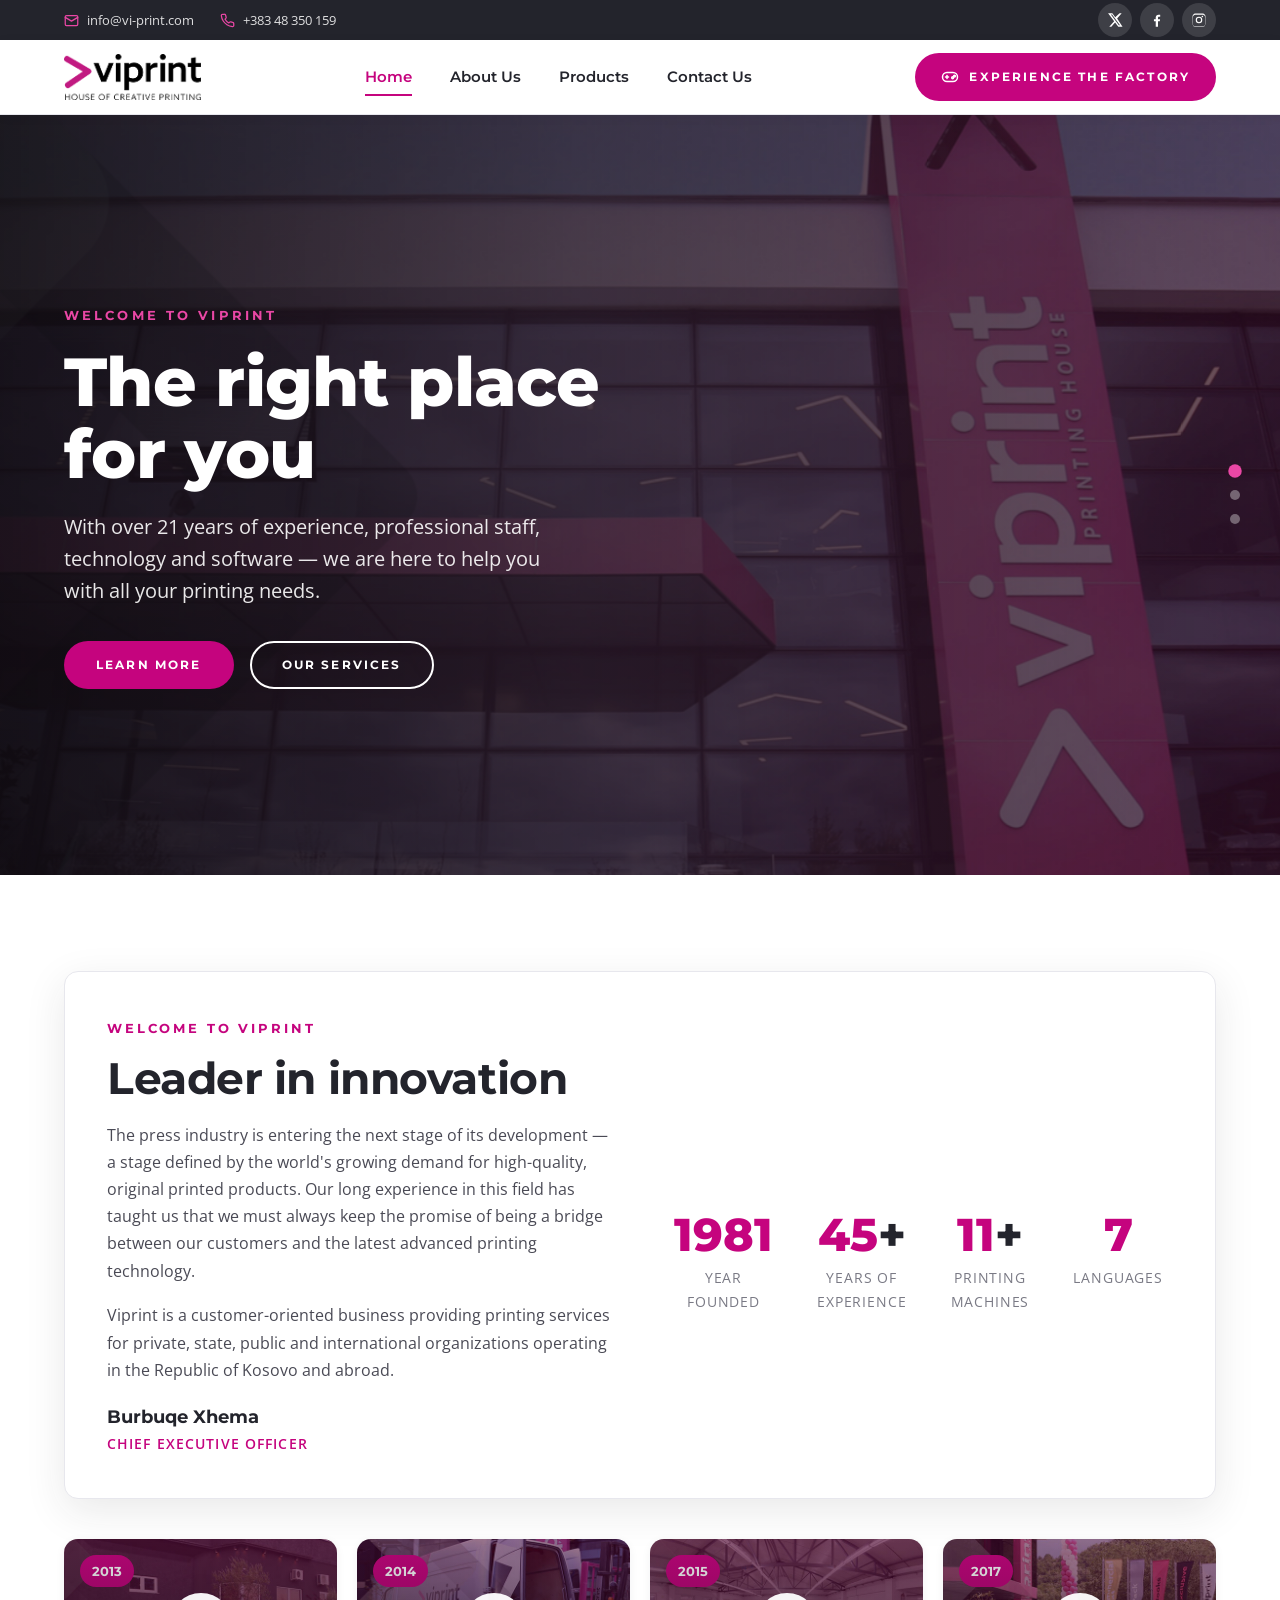
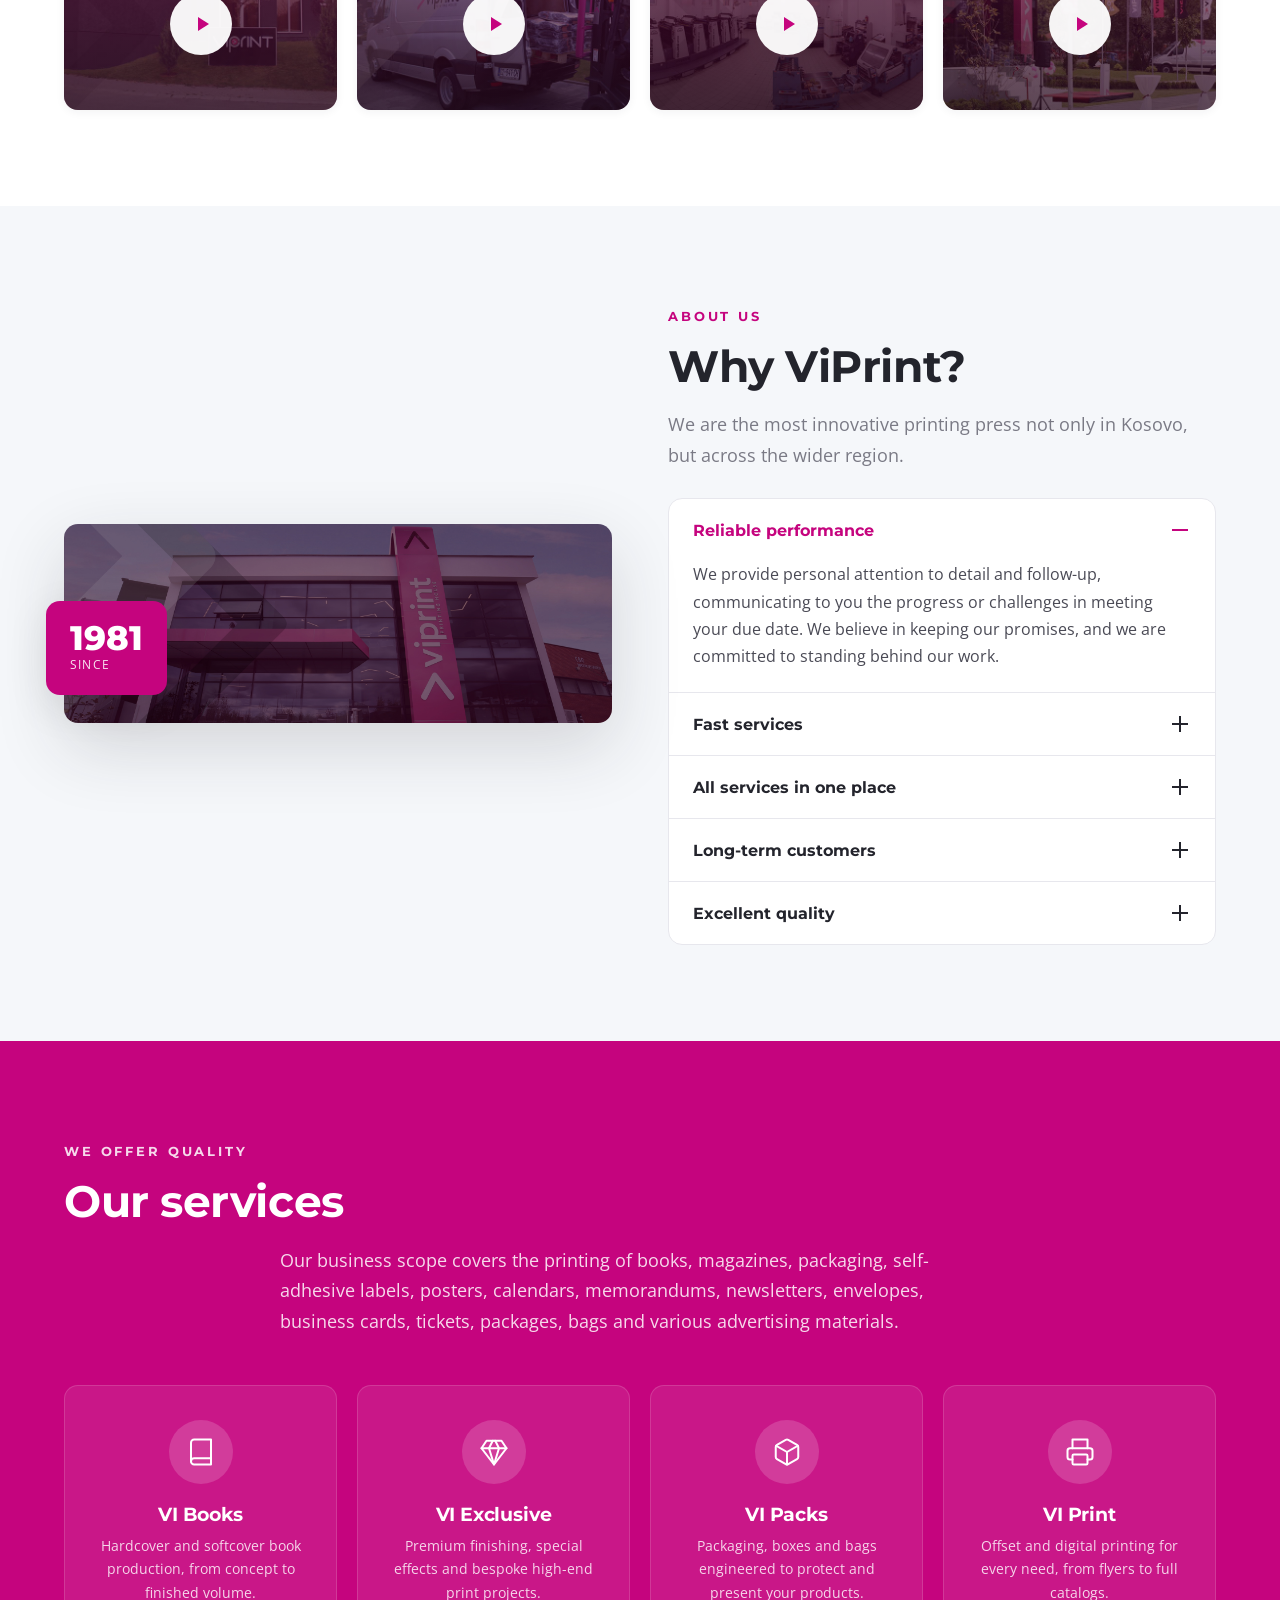
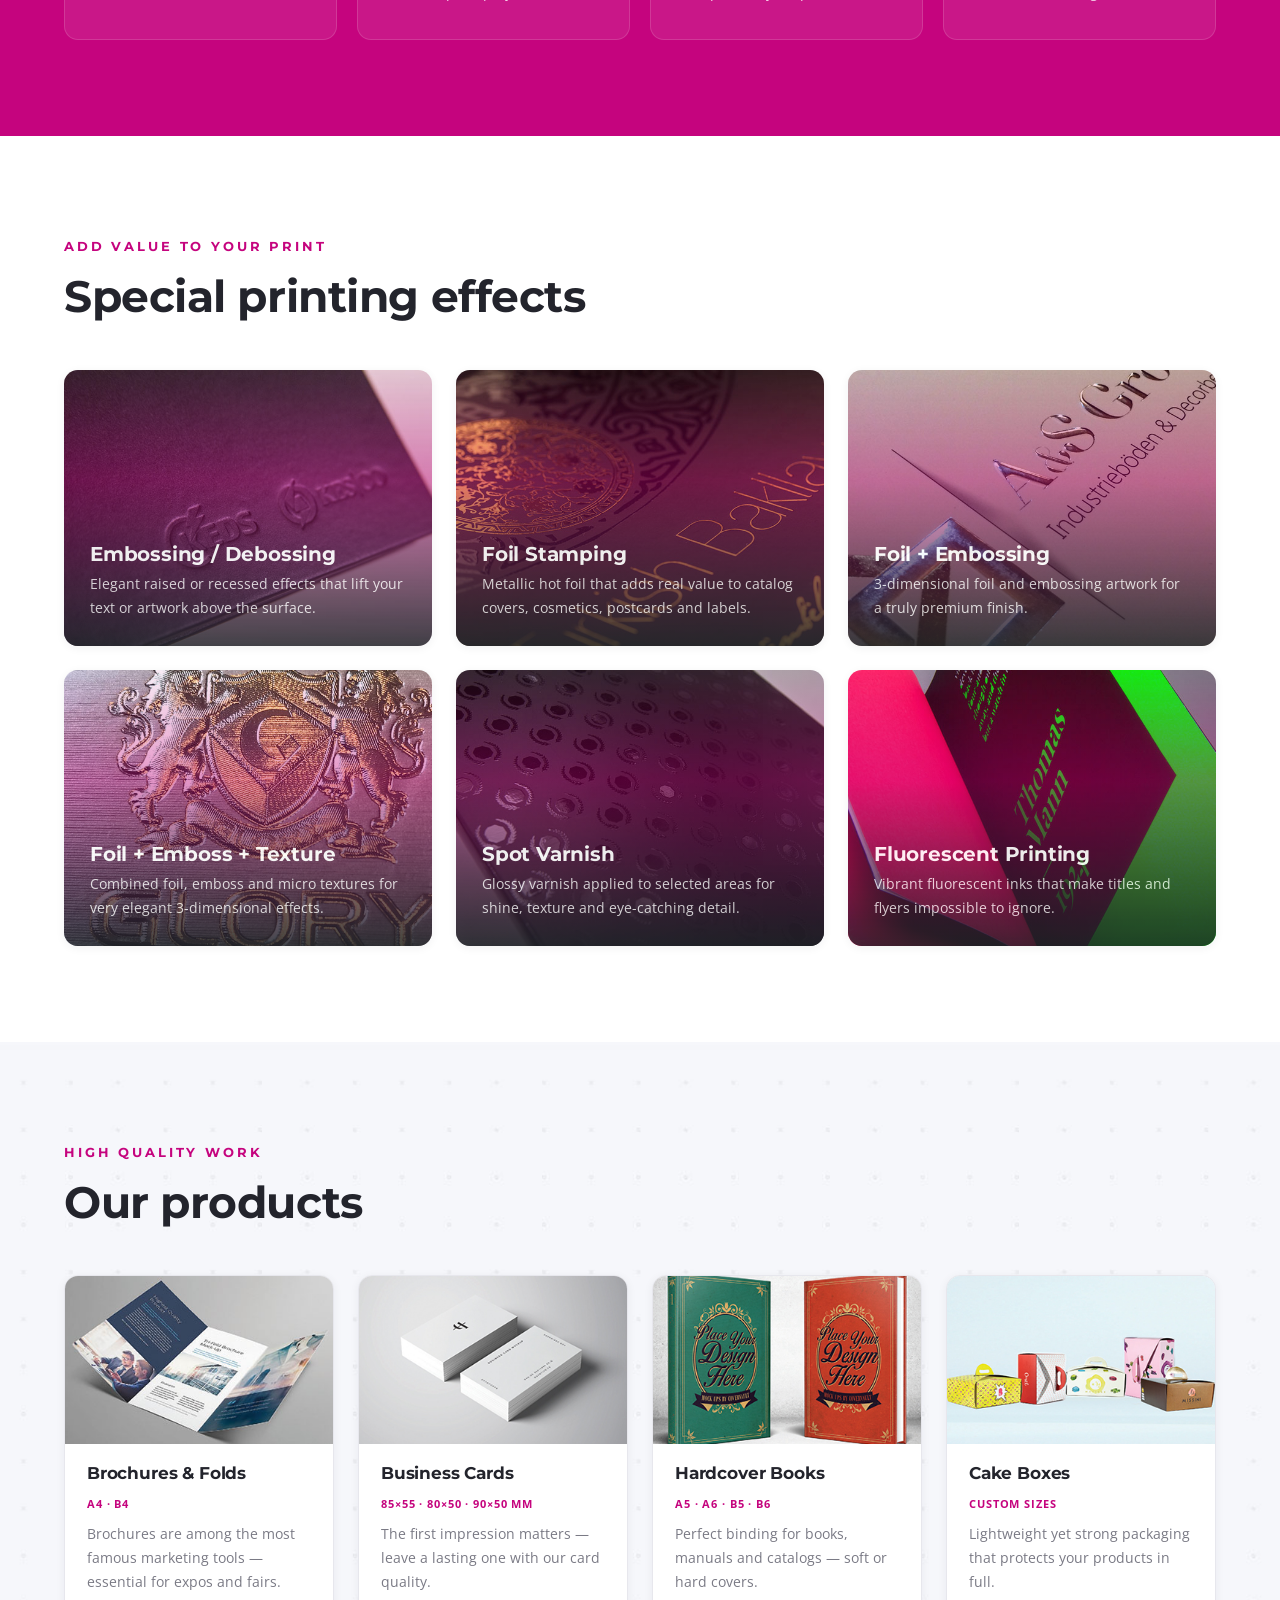
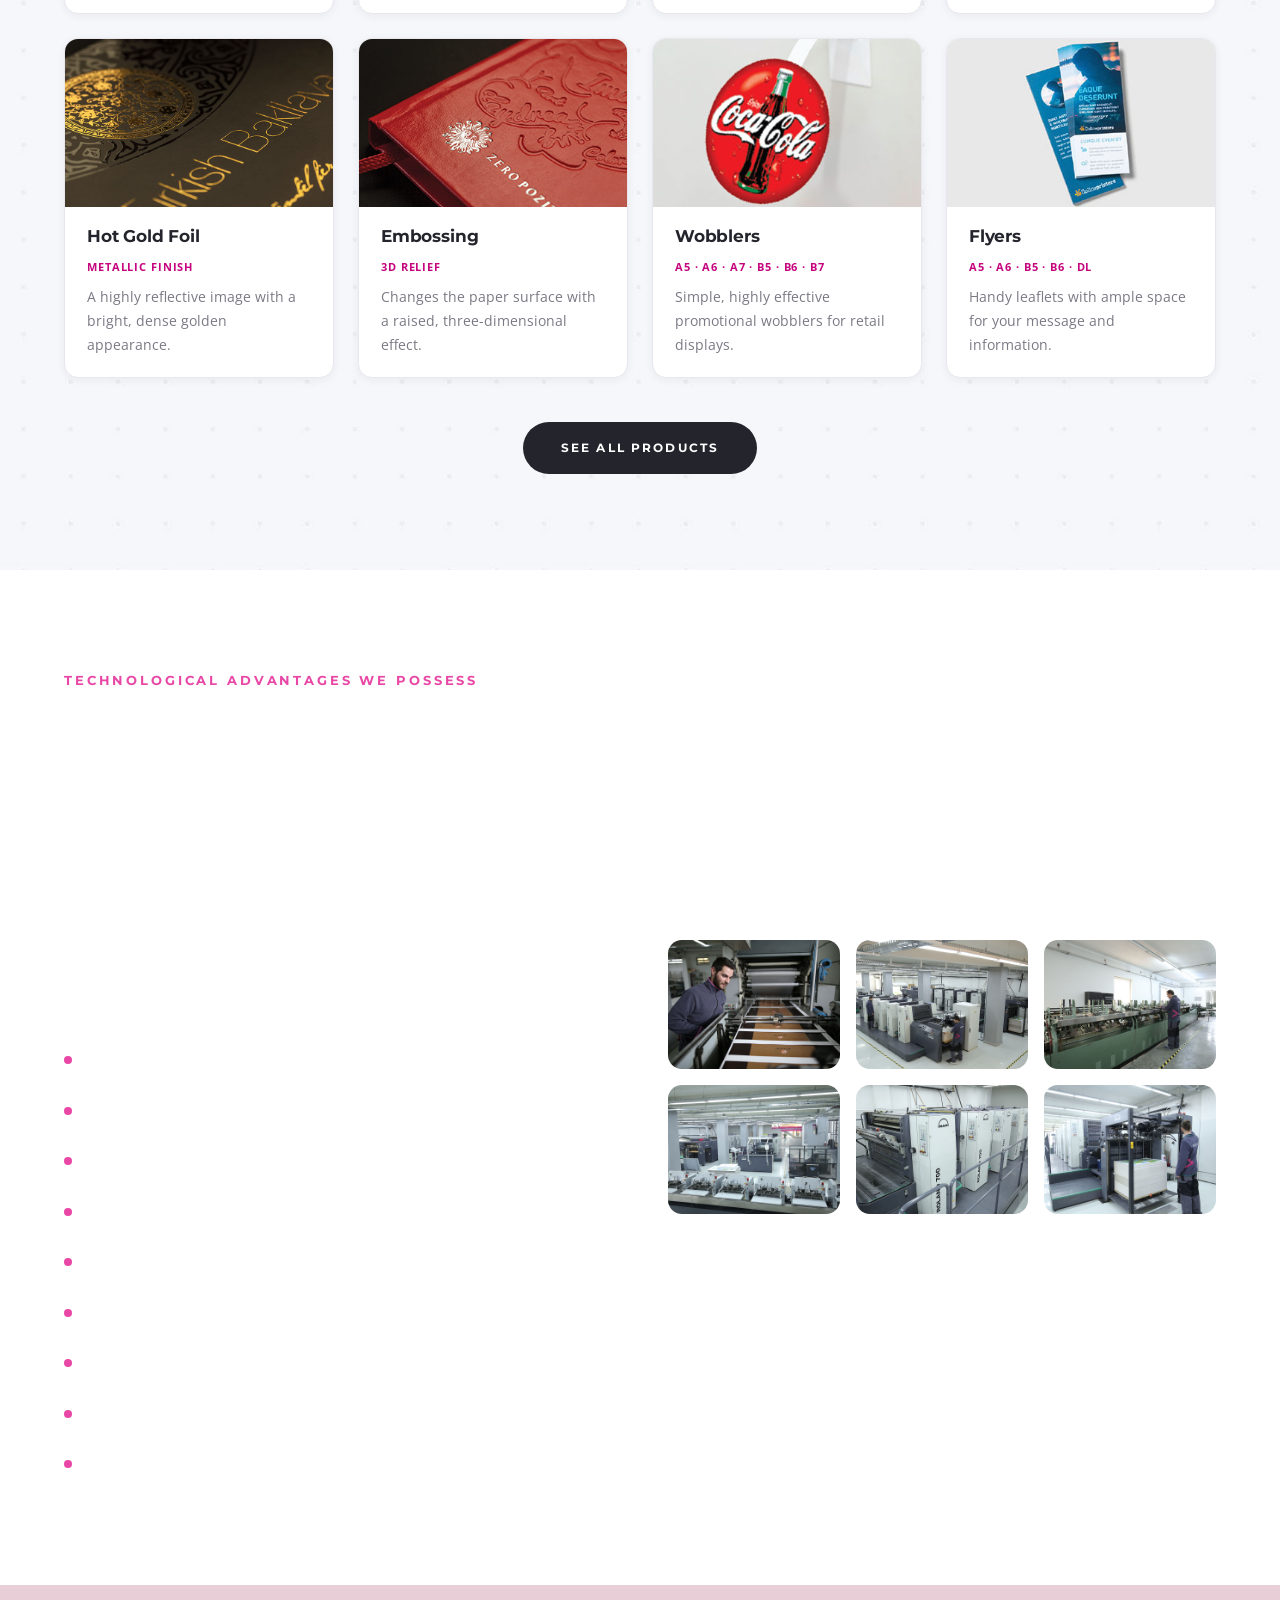
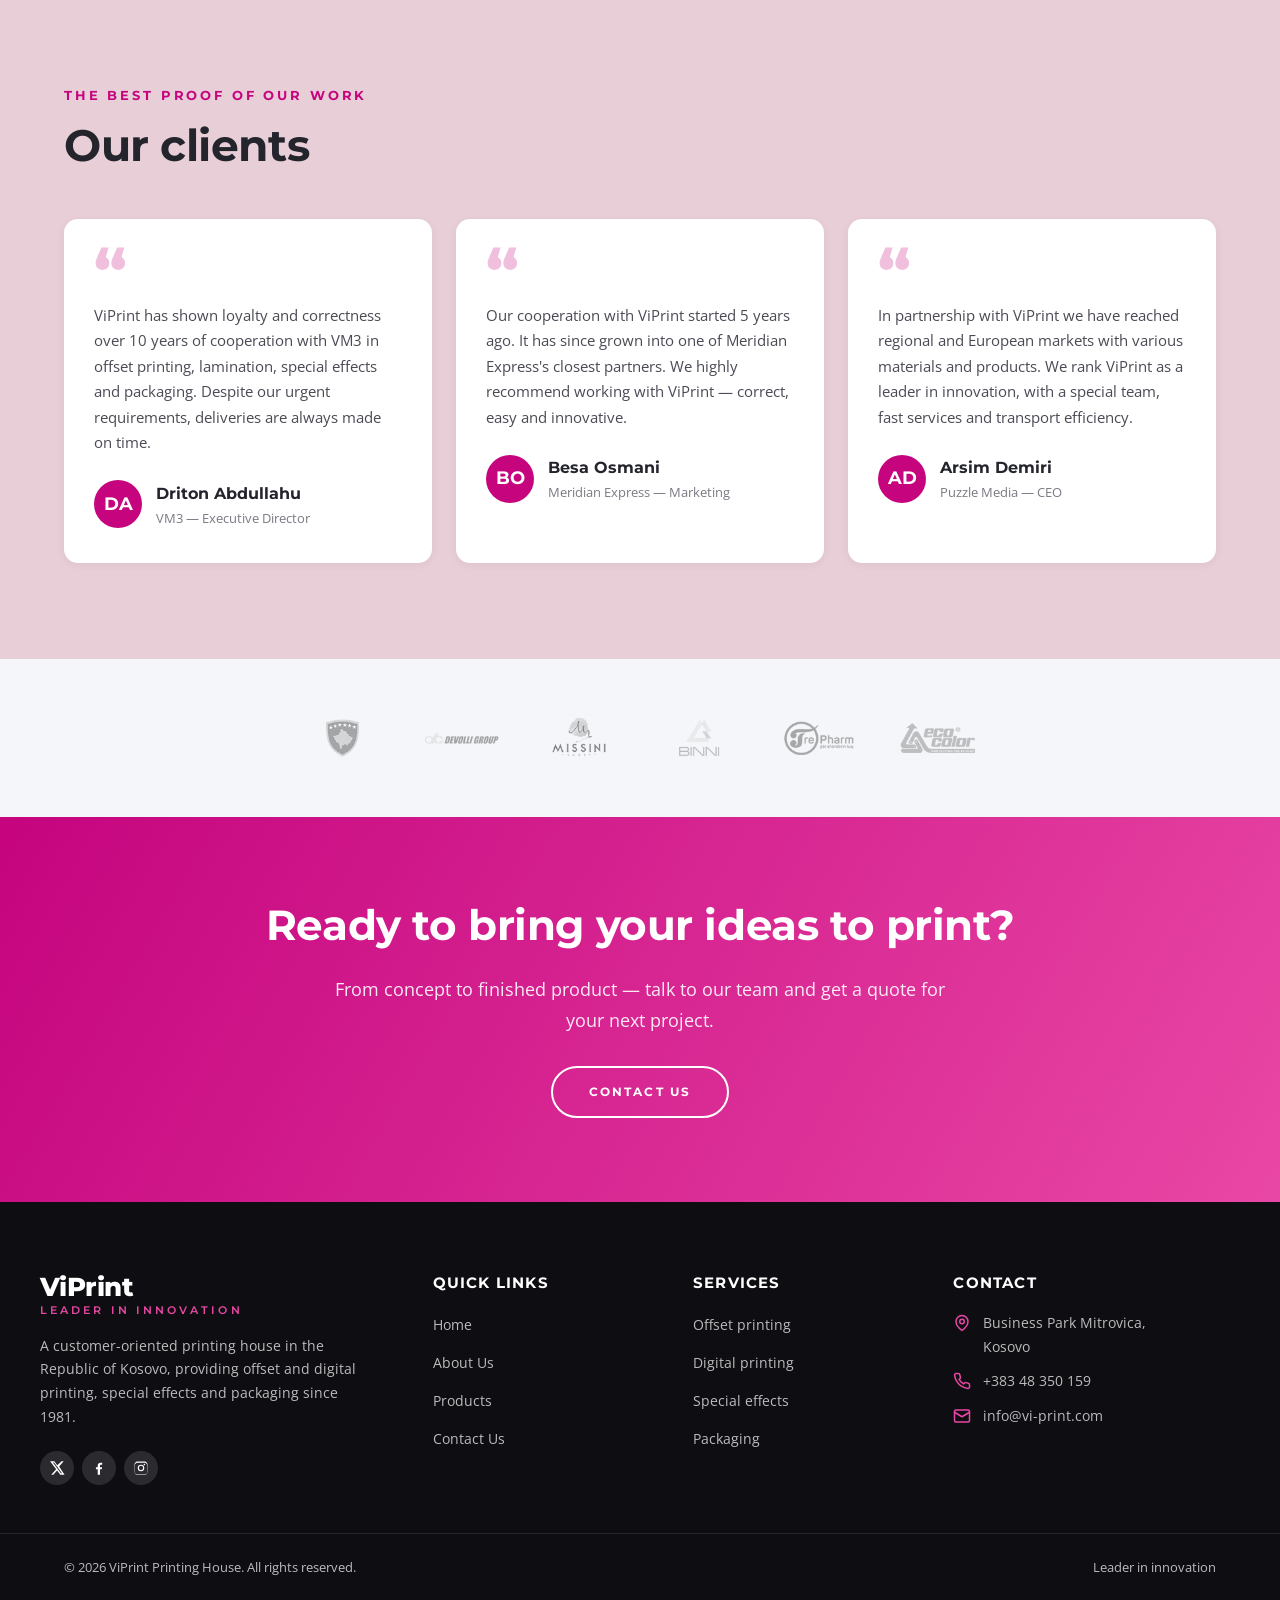
<file: index.html>
<!DOCTYPE html>
<html lang="en">
<head>
  <meta charset="UTF-8" />
  <meta name="viewport" content="width=device-width, initial-scale=1.0" />
  <title>ViPrint — Leader in Innovation | Printing House in Kosovo</title>
  <meta name="description" content="ViPrint is the leading printing house in Kosovo and the region — offset printing, digital printing, special effects, packaging and more since 1981." />
  <link rel="preconnect" href="https://fonts.googleapis.com" />
  <link rel="preconnect" href="https://fonts.gstatic.com" crossorigin />
  <link href="https://fonts.googleapis.com/css2?family=Montserrat:wght@500;600;700;800&family=Open+Sans:wght@400;600;700&display=swap" rel="stylesheet" />
  <link rel="stylesheet" href="css/style.css" />
</head>
<body>

  <!-- ============================ HEADER ============================ -->
  <header class="site-header">
    <div class="topbar">
      <div class="container topbar-inner">
        <div class="topbar-contact">
          <a href="mailto:info@vi-print.com">
            <svg viewBox="0 0 24 24" fill="none" stroke-width="2" stroke-linecap="round" stroke-linejoin="round"><rect x="2" y="4" width="20" height="16" rx="2"/><path d="m22 7-10 6L2 7"/></svg>
            <span class="hide-sm">info@vi-print.com</span>
          </a>
          <a href="tel:+38348350159">
            <svg viewBox="0 0 24 24" fill="none" stroke-width="2" stroke-linecap="round" stroke-linejoin="round"><path d="M22 16.92v3a2 2 0 0 1-2.18 2 19.79 19.79 0 0 1-8.63-3.07 19.5 19.5 0 0 1-6-6 19.79 19.79 0 0 1-3.07-8.67A2 2 0 0 1 4.11 2h3a2 2 0 0 1 2 1.72 12.84 12.84 0 0 0 .7 2.81 2 2 0 0 1-.45 2.11L8.09 9.91a16 16 0 0 0 6 6l1.27-1.27a2 2 0 0 1 2.11-.45 12.84 12.84 0 0 0 2.81.7A2 2 0 0 1 22 16.92z"/></svg>
            <span class="hide-sm">+383 48 350 159</span>
          </a>
        </div>
        <div class="social topbar-social">
          <a href="https://twitter.com/viprintks" target="_blank" rel="noopener" aria-label="Twitter"><svg viewBox="0 0 24 24"><path d="M18.9 2H22l-6.8 7.8L23.3 22h-6.3l-4.9-6.4L6.5 22H3.4l7.3-8.3L1.6 2h6.4l4.4 5.9L18.9 2zm-1.1 18h1.7L7.6 3.9H5.8L17.8 20z"/></svg></a>
          <a href="https://web.facebook.com/viprintks/" target="_blank" rel="noopener" aria-label="Facebook"><svg viewBox="0 0 24 24"><path d="M13.5 22v-8h2.7l.4-3.2h-3.1V8.7c0-.9.3-1.6 1.6-1.6h1.7V4.2c-.3 0-1.3-.1-2.5-.1-2.5 0-4.2 1.5-4.2 4.3v2.4H7.4V14h2.7v8h3.4z"/></svg></a>
          <a href="https://www.instagram.com/viprintks/" target="_blank" rel="noopener" aria-label="Instagram"><svg viewBox="0 0 24 24"><path d="M12 2.2c3.2 0 3.6 0 4.8.1 1.2.1 1.8.2 2.2.4.6.2 1 .5 1.4.9.4.4.7.8.9 1.4.2.4.4 1 .4 2.2.1 1.2.1 1.6.1 4.8s0 3.6-.1 4.8c-.1 1.2-.2 1.8-.4 2.2-.2.6-.5 1-.9 1.4-.4.4-.8.7-1.4.9-.4.2-1 .4-2.2.4-1.2.1-1.6.1-4.8.1s-3.6 0-4.8-.1c-1.2-.1-1.8-.2-2.2-.4-.6-.2-1-.5-1.4-.9-.4-.4-.7-.8-.9-1.4-.2-.4-.4-1-.4-2.2C2.2 15.6 2.2 15.2 2.2 12s0-3.6.1-4.8c.1-1.2.2-1.8.4-2.2.2-.6.5-1 .9-1.4.4-.4.8-.7 1.4-.9.4-.2 1-.4 2.2-.4C8.4 2.2 8.8 2.2 12 2.2zm0 1.8c-3.1 0-3.5 0-4.7.1-1.1.1-1.7.2-2.1.4-.5.2-.9.4-1.2.8-.4.4-.6.7-.8 1.2-.2.4-.3 1-.4 2.1-.1 1.2-.1 1.6-.1 4.7s0 3.5.1 4.7c.1 1.1.2 1.7.4 2.1.2.5.4.9.8 1.2.4.4.7.6 1.2.8.4.2 1 .3 2.1.4 1.2.1 1.6.1 4.7.1s3.5 0 4.7-.1c1.1-.1 1.7-.2 2.1-.4.5-.2.9-.4 1.2-.8.4-.4.6-.7.8-1.2.2-.4.3-1 .4-2.1.1-1.2.1-1.6.1-4.7s0-3.5-.1-4.7c-.1-1.1-.2-1.7-.4-2.1-.2-.5-.4-.9-.8-1.2-.4-.4-.7-.6-1.2-.8-.4-.2-1-.3-2.1-.4-1.2-.1-1.6-.1-4.7-.1zm0 3.1a4.9 4.9 0 1 1 0 9.8 4.9 4.9 0 0 1 0-9.8zm0 8.1a3.2 3.2 0 1 0 0-6.4 3.2 3.2 0 0 0 0 6.4zm6.2-8.3a1.1 1.1 0 1 1-2.3 0 1.1 1.1 0 0 1 2.3 0z"/></svg></a>
        </div>
      </div>
    </div>
    <div class="mainbar">
      <div class="container mainbar-inner">
        <a class="brand" href="index.html"><img src="assets/Logo_Black-1.png" alt="ViPrint — Leader in innovation" /></a>
        <nav class="nav" id="nav">
          <a href="index.html">Home</a>
          <a href="about.html">About Us</a>
          <a href="products.html">Products</a>
          <a href="contact.html">Contact Us</a>
        </nav>
        <a href="game.html" class="btn btn-primary header-cta" target="_blank" rel="noopener"><svg viewBox="0 0 24 24" fill="none" stroke="currentColor" stroke-width="2" stroke-linecap="round" stroke-linejoin="round" width="18" height="18" aria-hidden="true"><line x1="6" y1="12" x2="10" y2="12"/><line x1="8" y1="10" x2="8" y2="14"/><circle cx="15.5" cy="13" r="1.2"/><circle cx="18" cy="10.8" r="1.2"/><rect x="2" y="6" width="20" height="12" rx="6"/></svg> Experience The Factory</a>
        <button class="nav-toggle" id="navToggle" aria-label="Menu"><span></span><span></span><span></span></button>
      </div>
    </div>
  </header>

  <!-- ============================ HERO ============================ -->
  <section class="hero" aria-label="Hero">
    <div class="hero-slide active">
      <div class="bg" style="background-image:url('assets/slide-1.jpg')"></div>
      <div class="container hero-content">
        <div class="hero-inner">
          <span class="kicker">Welcome to ViPrint</span>
          <h1 class="hero-title">The right place for you</h1>
          <p class="hero-sub">With over 21 years of experience, professional staff, technology and software — we are here to help you with all your printing needs.</p>
          <div class="hero-actions">
            <a href="about.html" class="btn btn-primary">Learn more</a>
            <a href="about.html#services" class="btn btn-outline">Our services</a>
          </div>
        </div>
      </div>
    </div>
    <div class="hero-slide">
      <div class="bg" style="background-image:url('assets/slide-2.jpg')"></div>
      <div class="container hero-content">
        <div class="hero-inner">
          <span class="kicker">Printing services</span>
          <h1 class="hero-title">All printing services</h1>
          <p class="hero-sub">We specialize in offset printing and digital printing services that cover every one of your needs.</p>
          <div class="hero-actions">
            <a href="about.html" class="btn btn-primary">Learn more</a>
            <a href="about.html#machinery" class="btn btn-outline">Machinery</a>
          </div>
        </div>
      </div>
    </div>
    <div class="hero-slide">
      <div class="bg" style="background-image:url('assets/slide-3.jpg')"></div>
      <div class="container hero-content">
        <div class="hero-inner">
          <span class="kicker">Special effects</span>
          <h1 class="hero-title">Special printing effects</h1>
          <p class="hero-sub">Make sure your business cards, flyers and all other office supplies have the professional look you need for success.</p>
          <div class="hero-actions">
            <a href="products.html" class="btn btn-primary">Learn more</a>
            <a href="products.html" class="btn btn-outline">Our products</a>
          </div>
        </div>
      </div>
    </div>
    <div class="hero-dots" role="tablist" aria-label="Slides"></div>
  </section>

  <!-- ============================ INTRO / WELCOME ============================ -->
  <section class="section">
    <div class="container">
      <div class="intro-card reveal">
        <div class="split" style="gap:48px">
          <div>
            <span class="eyebrow">Welcome to ViPrint</span>
            <h2 class="section-title">Leader in innovation</h2>
            <p>The press industry is entering the next stage of its development — a stage defined by the world's growing demand for high-quality, original printed products. Our long experience in this field has taught us that we must always keep the promise of being a bridge between our customers and the latest advanced printing technology.</p>
            <p>Viprint is a customer-oriented business providing printing services for private, state, public and international organizations operating in the Republic of Kosovo and abroad.</p>
            <div class="ceo">
              <div class="name">Burbuqe Xhema</div>
              <div class="role">Chief Executive Officer</div>
            </div>
          </div>
          <div>
            <div class="stats">
              <div class="stat">
                <div class="num">1981</div>
                <div class="label">Year founded</div>
              </div>
              <div class="stat">
                <div class="num">45<span class="suffix">+</span></div>
                <div class="label">Years of experience</div>
              </div>
              <div class="stat">
                <div class="num">11<span class="suffix">+</span></div>
                <div class="label">Printing machines</div>
              </div>
              <div class="stat">
                <div class="num">7</div>
                <div class="label">Languages</div>
              </div>
            </div>
          </div>
        </div>
      </div>

      <div class="video-grid">
        <a class="video-card reveal" href="https://www.youtube.com/embed/PHViWbYY6yo" target="_blank" rel="noopener">
          <span class="year">2013</span>
          <img src="assets/video-cover-2013.jpg" alt="ViPrint 2013 showreel" />
          <span class="play"><span><svg viewBox="0 0 24 24"><path d="M8 5v14l11-7z"/></svg></span></span>
        </a>
        <a class="video-card reveal" data-delay="1" href="https://www.youtube.com/embed/uRYM4wLp5lc" target="_blank" rel="noopener">
          <span class="year">2014</span>
          <img src="assets/video-cover-2014.jpg" alt="ViPrint 2014 showreel" />
          <span class="play"><span><svg viewBox="0 0 24 24"><path d="M8 5v14l11-7z"/></svg></span></span>
        </a>
        <a class="video-card reveal" data-delay="2" href="https://www.youtube.com/embed/Z9H-w3YmGgg" target="_blank" rel="noopener">
          <span class="year">2015</span>
          <img src="assets/video-cover-2015.jpg" alt="ViPrint 2015 showreel" />
          <span class="play"><span><svg viewBox="0 0 24 24"><path d="M8 5v14l11-7z"/></svg></span></span>
        </a>
        <a class="video-card reveal" data-delay="3" href="https://www.youtube.com/embed/pUhN_nI8fGs" target="_blank" rel="noopener">
          <span class="year">2017</span>
          <img src="assets/video-cover-2017.jpg" alt="ViPrint 2017 showreel" />
          <span class="play"><span><svg viewBox="0 0 24 24"><path d="M8 5v14l11-7z"/></svg></span></span>
        </a>
      </div>
    </div>
  </section>

  <!-- ============================ ABOUT TEASER ============================ -->
  <section class="section section--tinted">
    <div class="container">
      <div class="split">
        <div class="split-media reveal">
          <img src="assets/slide-1.jpg" alt="ViPrint printing press" />
          <div class="badge">
            <div class="big">1981</div>
            <div class="small">Since</div>
          </div>
        </div>
        <div class="reveal" data-delay="1">
          <span class="eyebrow">About us</span>
          <h2 class="section-title">Why ViPrint?</h2>
          <p class="section-lead" style="margin-bottom:28px">We are the most innovative printing press not only in Kosovo, but across the wider region.</p>
          <div class="accordion">
            <div class="acc-item">
              <button class="acc-head" type="button">Reliable performance<span class="acc-icon"></span></button>
              <div class="acc-body"><div class="acc-body-inner"><p>We provide personal attention to detail and follow-up, communicating to you the progress or challenges in meeting your due date. We believe in keeping our promises, and we are committed to standing behind our work.</p></div></div>
            </div>
            <div class="acc-item">
              <button class="acc-head" type="button">Fast services<span class="acc-icon"></span></button>
              <div class="acc-body"><div class="acc-body-inner"><p>Realizing how important deadlines are to our customers, we never take on jobs unless we are sure we can complete them on time. We value your time, and offer your business the convenience of pickup and delivery.</p></div></div>
            </div>
            <div class="acc-item">
              <button class="acc-head" type="button">All services in one place<span class="acc-icon"></span></button>
              <div class="acc-body"><div class="acc-body-inner"><p>Would you like to deal with just one printing house that meets all your needs? From filming, printing, lamination and die cutting to special effects and much more — you'll find every service at ViPrint.</p></div></div>
            </div>
            <div class="acc-item">
              <button class="acc-head" type="button">Long-term customers<span class="acc-icon"></span></button>
              <div class="acc-body"><div class="acc-body-inner"><p>ViPrint is intended to serve as your long-term partner — supporting and meeting your needs through a wide range of products designed specifically for you.</p></div></div>
            </div>
            <div class="acc-item">
              <button class="acc-head" type="button">Excellent quality<span class="acc-icon"></span></button>
              <div class="acc-body"><div class="acc-body-inner"><p>From simple one- or two-color jobs to high-end full-color commercial offset printing, our quality is exceptional. We have the knowledge and experience to complete your projects correctly — the first time.</p></div></div>
            </div>
          </div>
        </div>
      </div>
    </div>
  </section>

  <!-- ============================ SERVICES ============================ -->
  <section class="services-band section" id="services">
    <div class="container">
      <div class="section-head center reveal">
        <span class="eyebrow">We offer quality</span>
        <h2 class="section-title">Our services</h2>
        <p class="section-lead" style="color:rgba(255,255,255,.85)">Our business scope covers the printing of books, magazines, packaging, self-adhesive labels, posters, calendars, memorandums, newsletters, envelopes, business cards, tickets, packages, bags and various advertising materials.</p>
      </div>
      <div class="services-grid">
        <div class="service-tile reveal">
          <div class="icon"><svg viewBox="0 0 24 24" fill="none" stroke-width="1.6" stroke-linecap="round" stroke-linejoin="round"><path d="M4 19.5A2.5 2.5 0 0 1 6.5 17H20"/><path d="M6.5 2H20v20H6.5A2.5 2.5 0 0 1 4 19.5v-15A2.5 2.5 0 0 1 6.5 2z"/></svg></div>
          <h3>VI Books</h3>
          <p>Hardcover and softcover book production, from concept to finished volume.</p>
        </div>
        <div class="service-tile reveal" data-delay="1">
          <div class="icon"><svg viewBox="0 0 24 24" fill="none" stroke-width="1.6" stroke-linecap="round" stroke-linejoin="round"><path d="M6 3h12l4 6-10 13L2 9z"/><path d="M11 3 8 9l4 13 4-13-3-6"/><path d="M2 9h20"/></svg></div>
          <h3>VI Exclusive</h3>
          <p>Premium finishing, special effects and bespoke high-end print projects.</p>
        </div>
        <div class="service-tile reveal" data-delay="2">
          <div class="icon"><svg viewBox="0 0 24 24" fill="none" stroke-width="1.6" stroke-linecap="round" stroke-linejoin="round"><path d="M21 8a2 2 0 0 0-1-1.73l-7-4a2 2 0 0 0-2 0l-7 4A2 2 0 0 0 3 8v8a2 2 0 0 0 1 1.73l7 4a2 2 0 0 0 2 0l7-4A2 2 0 0 0 21 16z"/><path d="m3.3 7 8.7 5 8.7-5"/><path d="M12 22V12"/></svg></div>
          <h3>VI Packs</h3>
          <p>Packaging, boxes and bags engineered to protect and present your products.</p>
        </div>
        <div class="service-tile reveal" data-delay="3">
          <div class="icon"><svg viewBox="0 0 24 24" fill="none" stroke-width="1.6" stroke-linecap="round" stroke-linejoin="round"><path d="M6 9V2h12v7"/><path d="M6 18H4a2 2 0 0 1-2-2v-5a2 2 0 0 1 2-2h16a2 2 0 0 1 2 2v5a2 2 0 0 1-2 2h-2"/><rect x="6" y="14" width="12" height="8" rx="1"/></svg></div>
          <h3>VI Print</h3>
          <p>Offset and digital printing for every need, from flyers to full catalogs.</p>
        </div>
      </div>
    </div>
  </section>

  <!-- ============================ SPECIAL EFFECTS ============================ -->
  <section class="section">
    <div class="container">
      <div class="section-head center reveal">
        <span class="eyebrow">Add value to your print</span>
        <h2 class="section-title">Special printing effects</h2>
      </div>
      <div class="effects-grid">
        <div class="effect-card reveal">
          <img src="assets/emboss-effect.jpg" alt="Embossing / debossing effect" />
          <div class="overlay"><h3>Embossing / Debossing</h3><p>Elegant raised or recessed effects that lift your text or artwork above the surface.</p></div>
        </div>
        <div class="effect-card reveal" data-delay="1">
          <img src="assets/foil-stamping-effect.jpg" alt="Hot foil stamping" />
          <div class="overlay"><h3>Foil Stamping</h3><p>Metallic hot foil that adds real value to catalog covers, cosmetics, postcards and labels.</p></div>
        </div>
        <div class="effect-card reveal" data-delay="2">
          <img src="assets/emboss-foil-effect.jpg" alt="Foil and embossing combination" />
          <div class="overlay"><h3>Foil + Embossing</h3><p>3-dimensional foil and embossing artwork for a truly premium finish.</p></div>
        </div>
        <div class="effect-card reveal">
          <img src="assets/emboss-foil-texture-effect.jpg" alt="Foil, emboss and texture" />
          <div class="overlay"><h3>Foil + Emboss + Texture</h3><p>Combined foil, emboss and micro textures for very elegant 3-dimensional effects.</p></div>
        </div>
        <div class="effect-card reveal" data-delay="1">
          <img src="assets/spot-varnish-effect.jpg" alt="Spot varnish" />
          <div class="overlay"><h3>Spot Varnish</h3><p>Glossy varnish applied to selected areas for shine, texture and eye-catching detail.</p></div>
        </div>
        <div class="effect-card reveal" data-delay="2">
          <img src="assets/flourescent-printing-effect.jpg" alt="Fluorescent printing" />
          <div class="overlay"><h3>Fluorescent Printing</h3><p>Vibrant fluorescent inks that make titles and flyers impossible to ignore.</p></div>
        </div>
      </div>
    </div>
  </section>

  <!-- ============================ PRODUCTS ============================ -->
  <section class="section section--tinted" style="background-image:url('assets/products_bg.jpg');background-size:cover;background-position:center">
    <div class="container">
      <div class="section-head center reveal">
        <span class="eyebrow">High quality work</span>
        <h2 class="section-title">Our products</h2>
      </div>
      <div class="products-grid">
        <div class="product-card reveal">
          <div class="thumb"><img src="assets/product-02.jpg" alt="Folded brochures" /></div>
          <div class="body"><h3>Brochures &amp; Folds</h3><span class="format">A4 · B4</span><p>Brochures are among the most famous marketing tools — essential for expos and fairs.</p></div>
        </div>
        <div class="product-card reveal" data-delay="1">
          <div class="thumb"><img src="assets/product-19.jpg" alt="Business cards" /></div>
          <div class="body"><h3>Business Cards</h3><span class="format">85×55 · 80×50 · 90×50 mm</span><p>The first impression matters — leave a lasting one with our card quality.</p></div>
        </div>
        <div class="product-card reveal" data-delay="2">
          <div class="thumb"><img src="assets/product-39.jpg" alt="Hardcover books" /></div>
          <div class="body"><h3>Hardcover Books</h3><span class="format">A5 · A6 · B5 · B6</span><p>Perfect binding for books, manuals and catalogs — soft or hard covers.</p></div>
        </div>
        <div class="product-card reveal" data-delay="3">
          <div class="thumb"><img src="assets/product-46.jpg" alt="Cake boxes" /></div>
          <div class="body"><h3>Cake Boxes</h3><span class="format">Custom sizes</span><p>Lightweight yet strong packaging that protects your products in full.</p></div>
        </div>
        <div class="product-card reveal">
          <div class="thumb"><img src="assets/foil-stamping-effect.jpg" alt="Hot gold foil" /></div>
          <div class="body"><h3>Hot Gold Foil</h3><span class="format">Metallic finish</span><p>A highly reflective image with a bright, dense golden appearance.</p></div>
        </div>
        <div class="product-card reveal" data-delay="1">
          <div class="thumb"><img src="assets/product-63.jpg" alt="Embossing" /></div>
          <div class="body"><h3>Embossing</h3><span class="format">3D relief</span><p>Changes the paper surface with a raised, three-dimensional effect.</p></div>
        </div>
        <div class="product-card reveal" data-delay="2">
          <div class="thumb"><img src="assets/product-01.jpg" alt="Wobblers" /></div>
          <div class="body"><h3>Wobblers</h3><span class="format">A5 · A6 · A7 · B5 · B6 · B7</span><p>Simple, highly effective promotional wobblers for retail displays.</p></div>
        </div>
        <div class="product-card reveal" data-delay="3">
          <div class="thumb"><img src="assets/product-03.jpg" alt="Flyers" /></div>
          <div class="body"><h3>Flyers</h3><span class="format">A5 · A6 · B5 · B6 · DL</span><p>Handy leaflets with ample space for your message and information.</p></div>
        </div>
      </div>
      <div class="text-center" style="margin-top:44px">
        <a href="products.html" class="btn btn-dark btn-lg reveal">See all products</a>
      </div>
    </div>
  </section>

  <!-- ============================ MACHINERY ============================ -->
  <section class="machinery-band section" id="machinery">
    <div class="container">
      <div class="machinery-layout">
        <div class="reveal">
          <span class="eyebrow">Technological advantages we possess</span>
          <h2 class="section-title">Sophisticated machinery</h2>
          <p class="section-lead" style="margin-bottom:28px">Owning the most modern printing machinery gives ViPrint an edge over the competition — an edge you experience the moment you use the product. In December 2016, ViPrint put into service a B1-format (100×70 cm) offset press from the renowned German company Man Roland, together with other paper and cardboard processing machines.</p>
          <ul class="machinery-list">
            <li><span class="dot"></span>Man Roland 305 — five-color B2 offset press</li>
            <li><span class="dot"></span>Man Roland 705 — five-color B1 offset press</li>
            <li><span class="dot"></span>Man Miller TP4 — two-color offset press</li>
            <li><span class="dot"></span>Man Roland 201 — one-color offset press</li>
            <li><span class="dot"></span>Heidelberg GTO — one-color offset press</li>
            <li><span class="dot"></span>Cron-Kodak — computer-to-plate system</li>
            <li><span class="dot"></span>MBO 66 / 54 — paper folding machines</li>
            <li><span class="dot"></span>Miller Martin &amp; Heidelberg ST300 — stitching &amp; cutting</li>
            <li><span class="dot"></span>Horizon — book binding</li>
          </ul>
        </div>
        <div class="machinery-slider reveal" data-delay="1">
          <div class="m-slide"><img src="assets/machinery-01.jpg" alt="ViPrint machinery" /></div>
          <div class="m-slide"><img src="assets/machinery-02.jpg" alt="ViPrint machinery" /></div>
          <div class="m-slide"><img src="assets/machinery-03.jpg" alt="ViPrint machinery" /></div>
          <div class="m-slide"><img src="assets/machinery-04.jpg" alt="ViPrint machinery" /></div>
          <div class="m-slide"><img src="assets/machinery-05.jpg" alt="ViPrint machinery" /></div>
          <div class="m-slide"><img src="assets/machinery-06.jpg" alt="ViPrint machinery" /></div>
        </div>
      </div>
    </div>
  </section>

  <!-- ============================ TESTIMONIALS ============================ -->
  <section class="section testimonials">
    <div class="container">
      <div class="section-head reveal">
        <span class="eyebrow">The best proof of our work</span>
        <h2 class="section-title">Our clients</h2>
      </div>
      <div class="testimonials-grid">
        <div class="testimonial reveal">
          <div class="quote-mark">&ldquo;</div>
          <blockquote>ViPrint has shown loyalty and correctness over 10 years of cooperation with VM3 in offset printing, lamination, special effects and packaging. Despite our urgent requirements, deliveries are always made on time.</blockquote>
          <div class="author">
            <div class="avatar">DA</div>
            <div><div class="name">Driton Abdullahu</div><div class="role">VM3 — Executive Director</div></div>
          </div>
        </div>
        <div class="testimonial reveal" data-delay="1">
          <div class="quote-mark">&ldquo;</div>
          <blockquote>Our cooperation with ViPrint started 5 years ago. It has since grown into one of Meridian Express's closest partners. We highly recommend working with ViPrint — correct, easy and innovative.</blockquote>
          <div class="author">
            <div class="avatar">BO</div>
            <div><div class="name">Besa Osmani</div><div class="role">Meridian Express — Marketing</div></div>
          </div>
        </div>
        <div class="testimonial reveal" data-delay="2">
          <div class="quote-mark">&ldquo;</div>
          <blockquote>In partnership with ViPrint we have reached regional and European markets with various materials and products. We rank ViPrint as a leader in innovation, with a special team, fast services and transport efficiency.</blockquote>
          <div class="author">
            <div class="avatar">AD</div>
            <div><div class="name">Arsim Demiri</div><div class="role">Puzzle Media — CEO</div></div>
          </div>
        </div>
      </div>
    </div>
  </section>

  <!-- ============================ CLIENTS ============================ -->
  <section class="clients-strip">
    <div class="container">
      <div class="clients-grid reveal">
        <img src="assets/01-client.png" alt="Client logo" />
        <img src="assets/02-client.png" alt="Client logo" />
        <img src="assets/03-client.png" alt="Client logo" />
        <img src="assets/04-binni.png" alt="Client logo" />
        <img src="assets/05-client.png" alt="Client logo" />
        <img src="assets/06-client.png" alt="Client logo" />
      </div>
    </div>
  </section>

  <!-- ============================ CTA ============================ -->
  <section class="cta-band">
    <div class="container reveal">
      <h2>Ready to bring your ideas to print?</h2>
      <p>From concept to finished product — talk to our team and get a quote for your next project.</p>
      <a href="contact.html" class="btn btn-outline btn-lg">Contact us</a>
    </div>
  </section>

  <!-- ============================ FOOTER ============================ -->
  <footer class="site-footer">
    <div class="container footer-main">
      <div class="footer-grid">
        <div class="footer-brand">
          <div class="brand-text">ViPrint<span>Leader in innovation</span></div>
          <p>A customer-oriented printing house in the Republic of Kosovo, providing offset and digital printing, special effects and packaging since 1981.</p>
          <div class="social">
            <a href="https://twitter.com/viprintks" target="_blank" rel="noopener" aria-label="Twitter"><svg viewBox="0 0 24 24"><path d="M18.9 2H22l-6.8 7.8L23.3 22h-6.3l-4.9-6.4L6.5 22H3.4l7.3-8.3L1.6 2h6.4l4.4 5.9L18.9 2zm-1.1 18h1.7L7.6 3.9H5.8L17.8 20z"/></svg></a>
            <a href="https://web.facebook.com/viprintks/" target="_blank" rel="noopener" aria-label="Facebook"><svg viewBox="0 0 24 24"><path d="M13.5 22v-8h2.7l.4-3.2h-3.1V8.7c0-.9.3-1.6 1.6-1.6h1.7V4.2c-.3 0-1.3-.1-2.5-.1-2.5 0-4.2 1.5-4.2 4.3v2.4H7.4V14h2.7v8h3.4z"/></svg></a>
            <a href="https://www.instagram.com/viprintks/" target="_blank" rel="noopener" aria-label="Instagram"><svg viewBox="0 0 24 24"><path d="M12 2.2c3.2 0 3.6 0 4.8.1 1.2.1 1.8.2 2.2.4.6.2 1 .5 1.4.9.4.4.7.8.9 1.4.2.4.4 1 .4 2.2.1 1.2.1 1.6.1 4.8s0 3.6-.1 4.8c-.1 1.2-.2 1.8-.4 2.2-.2.6-.5 1-.9 1.4-.4.4-.8.7-1.4.9-.4.2-1 .4-2.2.4-1.2.1-1.6.1-4.8.1s-3.6 0-4.8-.1c-1.2-.1-1.8-.2-2.2-.4-.6-.2-1-.5-1.4-.9-.4-.4-.7-.8-.9-1.4-.2-.4-.4-1-.4-2.2C2.2 15.6 2.2 15.2 2.2 12s0-3.6.1-4.8c.1-1.2.2-1.8.4-2.2.2-.6.5-1 .9-1.4.4-.4.8-.7 1.4-.9.4-.2 1-.4 2.2-.4C8.4 2.2 8.8 2.2 12 2.2zm0 1.8c-3.1 0-3.5 0-4.7.1-1.1.1-1.7.2-2.1.4-.5.2-.9.4-1.2.8-.4.4-.6.7-.8 1.2-.2.4-.3 1-.4 2.1-.1 1.2-.1 1.6-.1 4.7s0 3.5.1 4.7c.1 1.1.2 1.7.4 2.1.2.5.4.9.8 1.2.4.4.7.6 1.2.8.4.2 1 .3 2.1.4 1.2.1 1.6.1 4.7.1s3.5 0 4.7-.1c1.1-.1 1.7-.2 2.1-.4.5-.2.9-.4 1.2-.8.4-.4.6-.7.8-1.2.2-.4.3-1 .4-2.1.1-1.2.1-1.6.1-4.7s0-3.5-.1-4.7c-.1-1.1-.2-1.7-.4-2.1-.2-.5-.4-.9-.8-1.2-.4-.4-.7-.6-1.2-.8-.4-.2-1-.3-2.1-.4-1.2-.1-1.6-.1-4.7-.1zm0 3.1a4.9 4.9 0 1 1 0 9.8 4.9 4.9 0 0 1 0-9.8zm0 8.1a3.2 3.2 0 1 0 0-6.4 3.2 3.2 0 0 0 0 6.4zm6.2-8.3a1.1 1.1 0 1 1-2.3 0 1.1 1.1 0 0 1 2.3 0z"/></svg></a>
          </div>
        </div>
        <div class="footer-col">
          <h4>Quick links</h4>
          <ul>
            <li><a href="index.html">Home</a></li>
            <li><a href="about.html">About Us</a></li>
            <li><a href="products.html">Products</a></li>
            <li><a href="contact.html">Contact Us</a></li>
          </ul>
        </div>
        <div class="footer-col">
          <h4>Services</h4>
          <ul>
            <li><a href="about.html#services">Offset printing</a></li>
            <li><a href="about.html#services">Digital printing</a></li>
            <li><a href="products.html">Special effects</a></li>
            <li><a href="products.html">Packaging</a></li>
          </ul>
        </div>
        <div class="footer-col">
          <h4>Contact</h4>
          <ul class="footer-contact">
            <li><svg viewBox="0 0 24 24" fill="none" stroke-width="2" stroke-linecap="round" stroke-linejoin="round"><path d="M20 10c0 6-8 12-8 12s-8-6-8-12a8 8 0 0 1 16 0z"/><circle cx="12" cy="10" r="3"/></svg><span>Business Park Mitrovica,<br />Kosovo</span></li>
            <li><svg viewBox="0 0 24 24" fill="none" stroke-width="2" stroke-linecap="round" stroke-linejoin="round"><path d="M22 16.92v3a2 2 0 0 1-2.18 2 19.79 19.79 0 0 1-8.63-3.07 19.5 19.5 0 0 1-6-6 19.79 19.79 0 0 1-3.07-8.67A2 2 0 0 1 4.11 2h3a2 2 0 0 1 2 1.72 12.84 12.84 0 0 0 .7 2.81 2 2 0 0 1-.45 2.11L8.09 9.91a16 16 0 0 0 6 6l1.27-1.27a2 2 0 0 1 2.11-.45 12.84 12.84 0 0 0 2.81.7A2 2 0 0 1 22 16.92z"/></svg><a href="tel:+38348350159">+383 48 350 159</a></li>
            <li><svg viewBox="0 0 24 24" fill="none" stroke-width="2" stroke-linecap="round" stroke-linejoin="round"><rect x="2" y="4" width="20" height="16" rx="2"/><path d="m22 7-10 6L2 7"/></svg><a href="mailto:info@vi-print.com">info@vi-print.com</a></li>
          </ul>
        </div>
      </div>
    </div>
    <div class="footer-bottom">
      <div class="container" style="display:flex;align-items:center;justify-content:space-between;flex-wrap:wrap;gap:12px">
        <span>© <span id="year">2026</span> ViPrint Printing House. All rights reserved.</span>
        <span>Leader in innovation</span>
      </div>
    </div>
  </footer>

  <button class="to-top" id="toTop" aria-label="Back to top"><svg viewBox="0 0 24 24" fill="none" stroke-width="2.4" stroke-linecap="round" stroke-linejoin="round"><path d="M12 19V5"/><path d="m5 12 7-7 7 7"/></svg></button>

  <script src="js/main.js"></script>
</body>
</html>
</file>
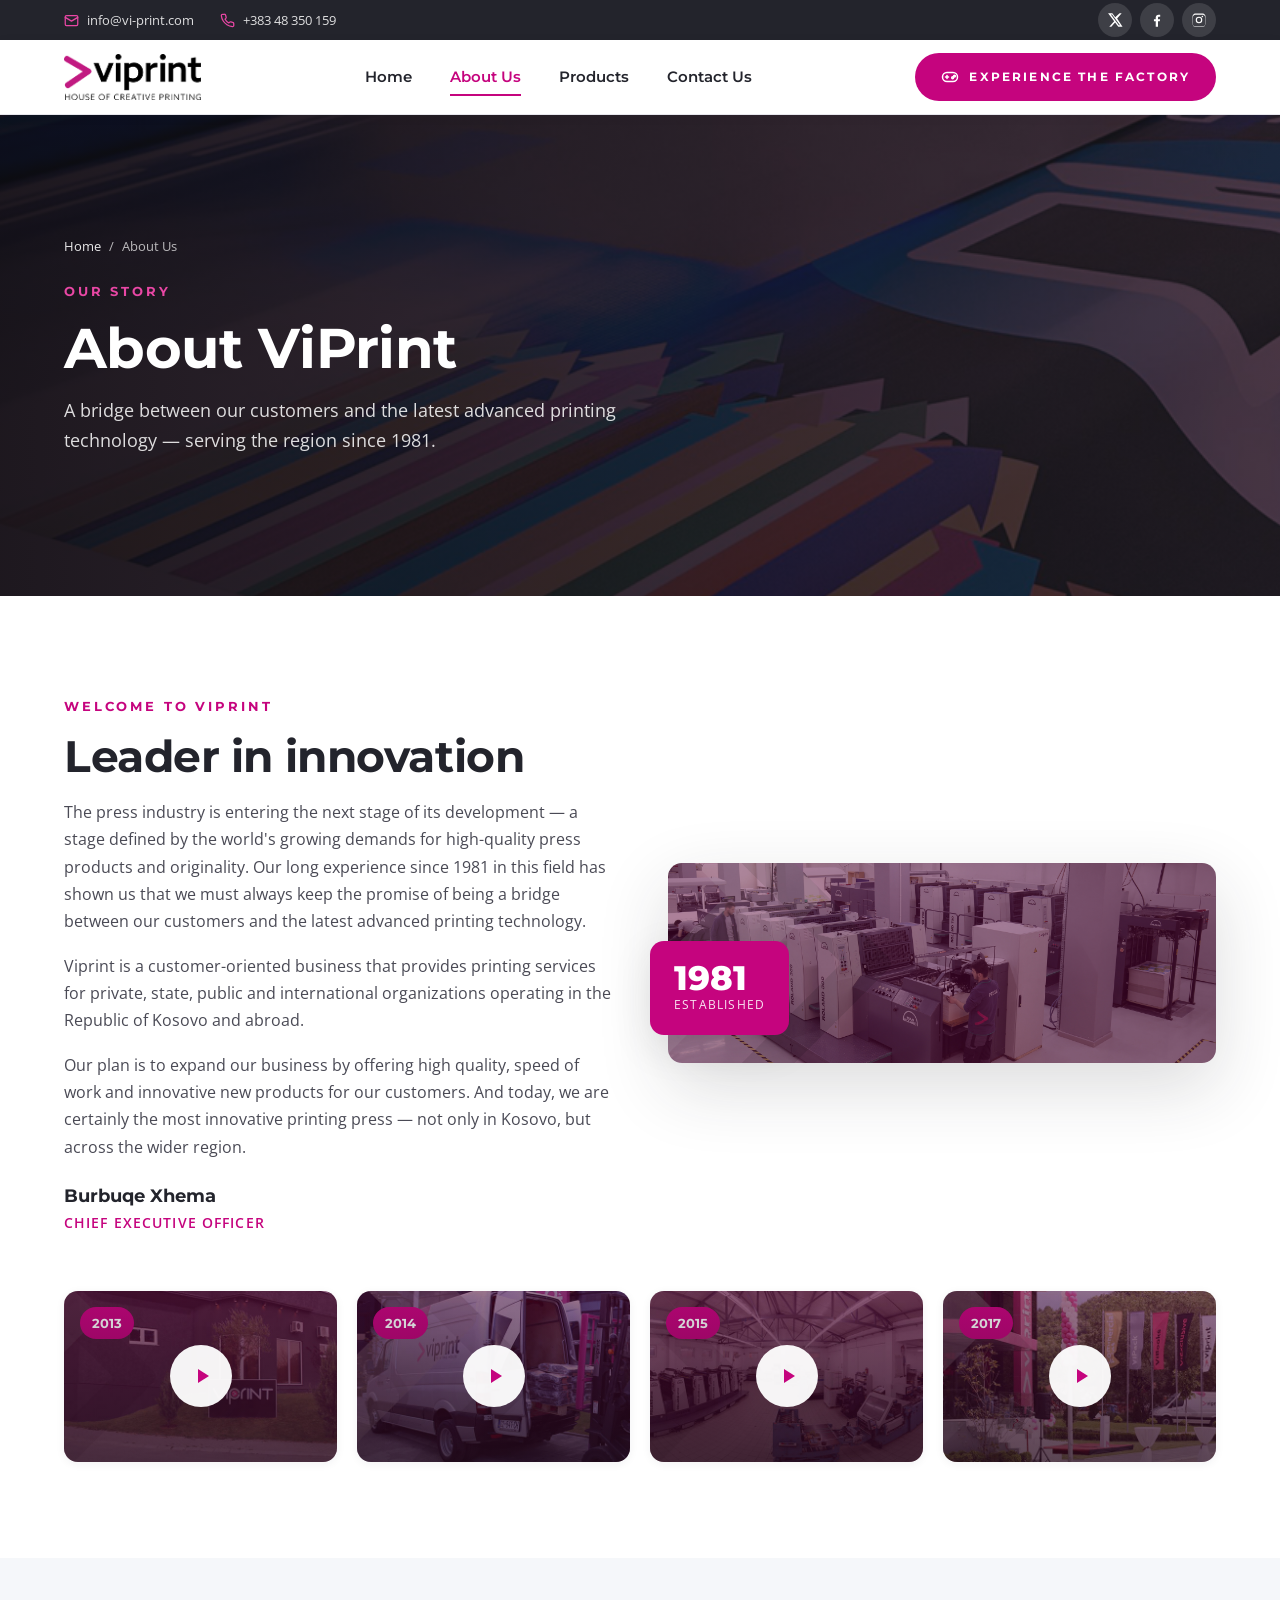
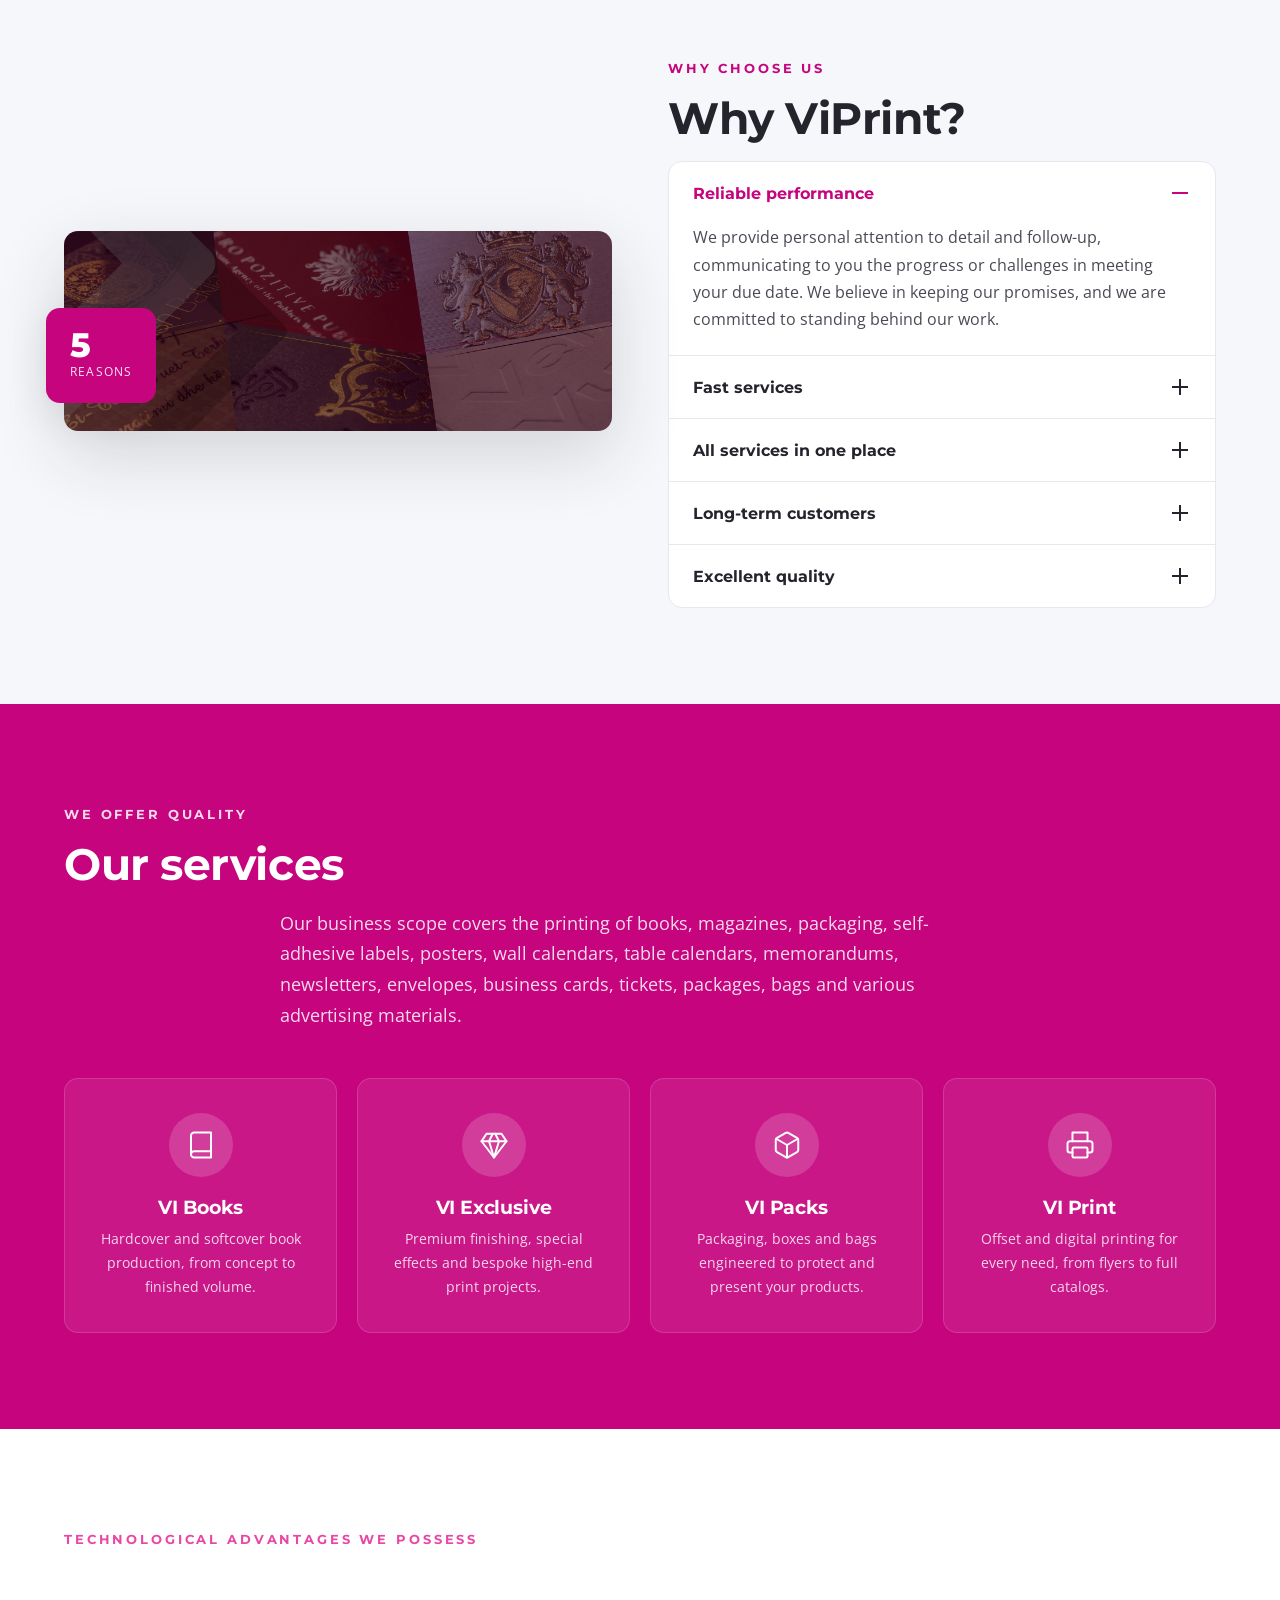
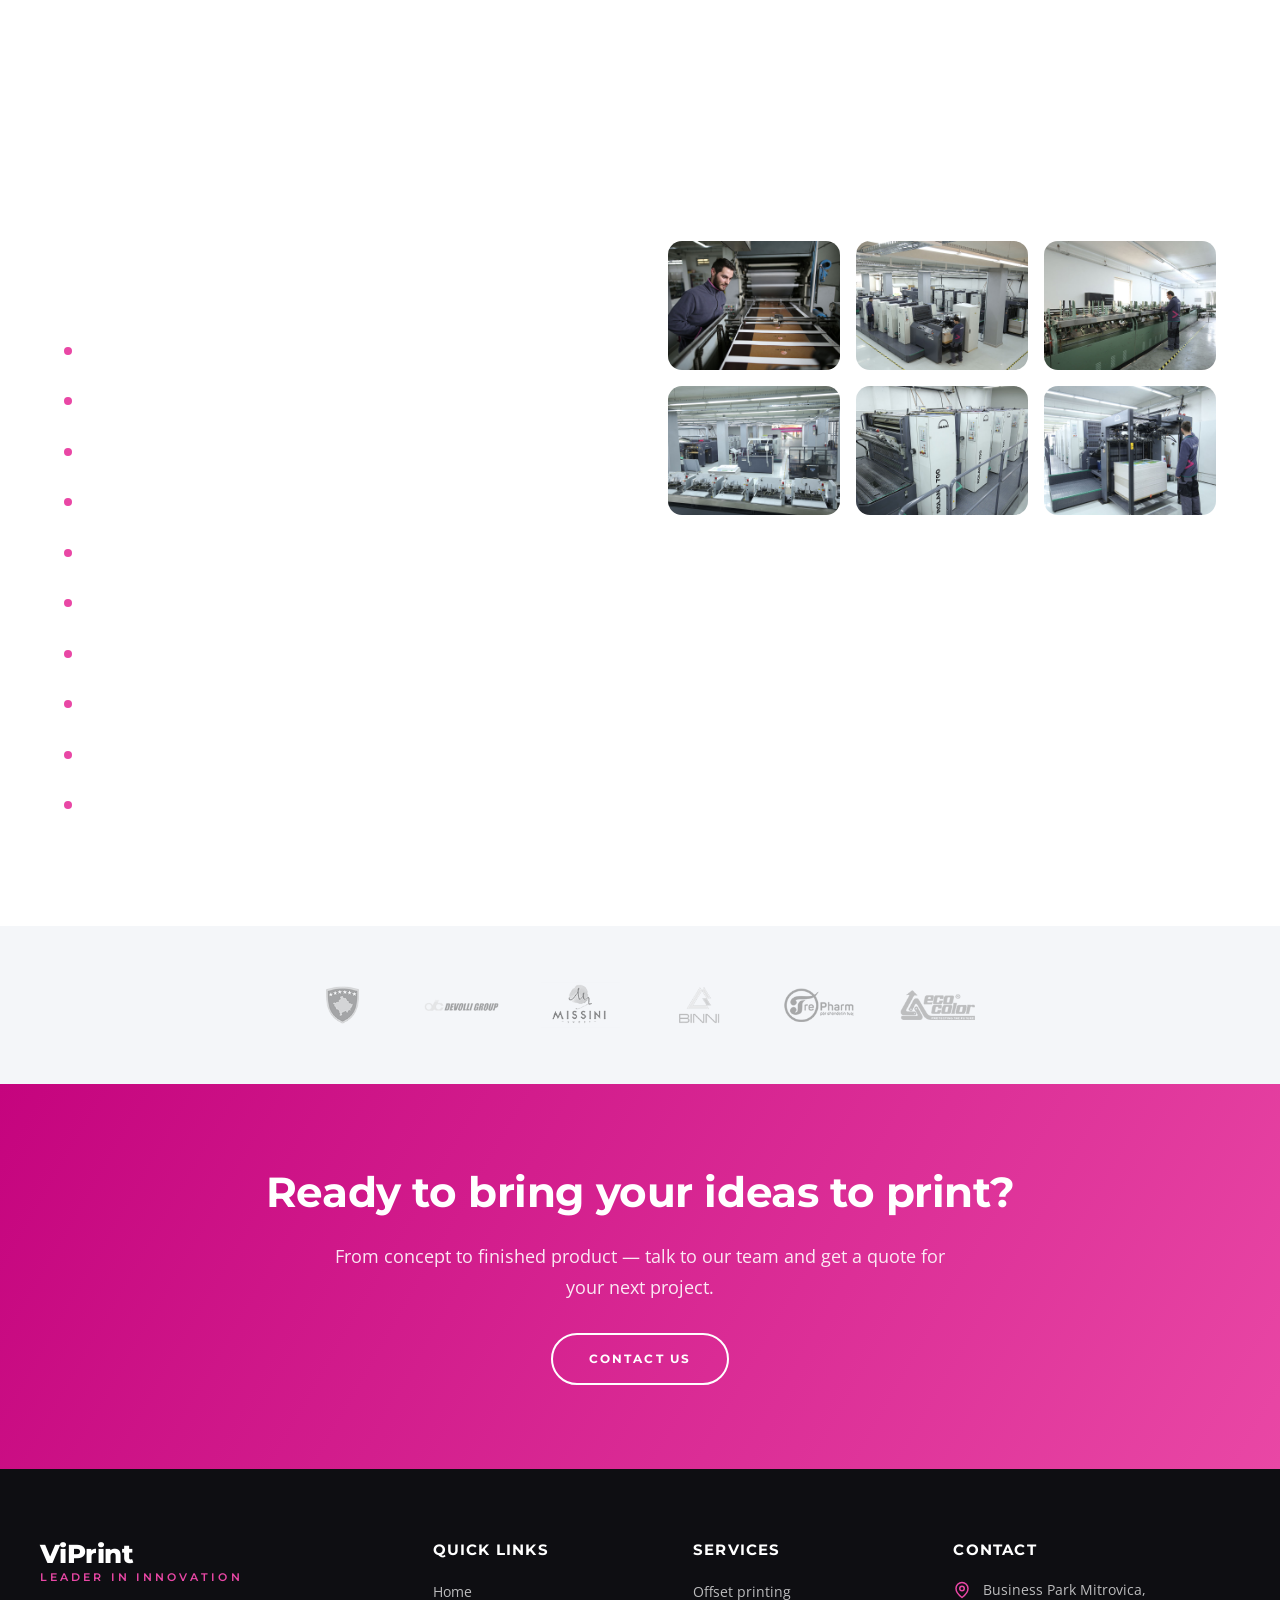
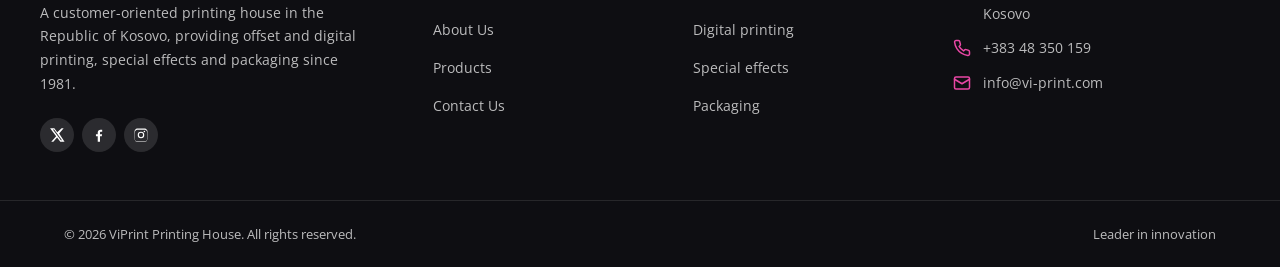
<file: about.html>
<!DOCTYPE html>
<html lang="en">
<head>
  <meta charset="UTF-8" />
  <meta name="viewport" content="width=device-width, initial-scale=1.0" />
  <title>About Us — ViPrint | Leader in Innovation</title>
  <meta name="description" content="Learn about ViPrint — a customer-oriented printing house in Kosovo providing offset and digital printing since 1981." />
  <link rel="preconnect" href="https://fonts.googleapis.com" />
  <link rel="preconnect" href="https://fonts.gstatic.com" crossorigin />
  <link href="https://fonts.googleapis.com/css2?family=Montserrat:wght@500;600;700;800&family=Open+Sans:wght@400;600;700&display=swap" rel="stylesheet" />
  <link rel="stylesheet" href="css/style.css" />
</head>
<body>

  <!-- ============================ HEADER ============================ -->
  <header class="site-header">
    <div class="topbar">
      <div class="container topbar-inner">
        <div class="topbar-contact">
          <a href="mailto:info@vi-print.com">
            <svg viewBox="0 0 24 24" fill="none" stroke-width="2" stroke-linecap="round" stroke-linejoin="round"><rect x="2" y="4" width="20" height="16" rx="2"/><path d="m22 7-10 6L2 7"/></svg>
            <span class="hide-sm">info@vi-print.com</span>
          </a>
          <a href="tel:+38348350159">
            <svg viewBox="0 0 24 24" fill="none" stroke-width="2" stroke-linecap="round" stroke-linejoin="round"><path d="M22 16.92v3a2 2 0 0 1-2.18 2 19.79 19.79 0 0 1-8.63-3.07 19.5 19.5 0 0 1-6-6 19.79 19.79 0 0 1-3.07-8.67A2 2 0 0 1 4.11 2h3a2 2 0 0 1 2 1.72 12.84 12.84 0 0 0 .7 2.81 2 2 0 0 1-.45 2.11L8.09 9.91a16 16 0 0 0 6 6l1.27-1.27a2 2 0 0 1 2.11-.45 12.84 12.84 0 0 0 2.81.7A2 2 0 0 1 22 16.92z"/></svg>
            <span class="hide-sm">+383 48 350 159</span>
          </a>
        </div>
        <div class="social topbar-social">
          <a href="https://twitter.com/viprintks" target="_blank" rel="noopener" aria-label="Twitter"><svg viewBox="0 0 24 24"><path d="M18.9 2H22l-6.8 7.8L23.3 22h-6.3l-4.9-6.4L6.5 22H3.4l7.3-8.3L1.6 2h6.4l4.4 5.9L18.9 2zm-1.1 18h1.7L7.6 3.9H5.8L17.8 20z"/></svg></a>
          <a href="https://web.facebook.com/viprintks/" target="_blank" rel="noopener" aria-label="Facebook"><svg viewBox="0 0 24 24"><path d="M13.5 22v-8h2.7l.4-3.2h-3.1V8.7c0-.9.3-1.6 1.6-1.6h1.7V4.2c-.3 0-1.3-.1-2.5-.1-2.5 0-4.2 1.5-4.2 4.3v2.4H7.4V14h2.7v8h3.4z"/></svg></a>
          <a href="https://www.instagram.com/viprintks/" target="_blank" rel="noopener" aria-label="Instagram"><svg viewBox="0 0 24 24"><path d="M12 2.2c3.2 0 3.6 0 4.8.1 1.2.1 1.8.2 2.2.4.6.2 1 .5 1.4.9.4.4.7.8.9 1.4.2.4.4 1 .4 2.2.1 1.2.1 1.6.1 4.8s0 3.6-.1 4.8c-.1 1.2-.2 1.8-.4 2.2-.2.6-.5 1-.9 1.4-.4.4-.8.7-1.4.9-.4.2-1 .4-2.2.4-1.2.1-1.6.1-4.8.1s-3.6 0-4.8-.1c-1.2-.1-1.8-.2-2.2-.4-.6-.2-1-.5-1.4-.9-.4-.4-.7-.8-.9-1.4-.2-.4-.4-1-.4-2.2C2.2 15.6 2.2 15.2 2.2 12s0-3.6.1-4.8c.1-1.2.2-1.8.4-2.2.2-.6.5-1 .9-1.4.4-.4.8-.7 1.4-.9.4-.2 1-.4 2.2-.4C8.4 2.2 8.8 2.2 12 2.2zm0 1.8c-3.1 0-3.5 0-4.7.1-1.1.1-1.7.2-2.1.4-.5.2-.9.4-1.2.8-.4.4-.6.7-.8 1.2-.2.4-.3 1-.4 2.1-.1 1.2-.1 1.6-.1 4.7s0 3.5.1 4.7c.1 1.1.2 1.7.4 2.1.2.5.4.9.8 1.2.4.4.7.6 1.2.8.4.2 1 .3 2.1.4 1.2.1 1.6.1 4.7.1s3.5 0 4.7-.1c1.1-.1 1.7-.2 2.1-.4.5-.2.9-.4 1.2-.8.4-.4.6-.7.8-1.2.2-.4.3-1 .4-2.1.1-1.2.1-1.6.1-4.7s0-3.5-.1-4.7c-.1-1.1-.2-1.7-.4-2.1-.2-.5-.4-.9-.8-1.2-.4-.4-.7-.6-1.2-.8-.4-.2-1-.3-2.1-.4-1.2-.1-1.6-.1-4.7-.1zm0 3.1a4.9 4.9 0 1 1 0 9.8 4.9 4.9 0 0 1 0-9.8zm0 8.1a3.2 3.2 0 1 0 0-6.4 3.2 3.2 0 0 0 0 6.4zm6.2-8.3a1.1 1.1 0 1 1-2.3 0 1.1 1.1 0 0 1 2.3 0z"/></svg></a>
        </div>
      </div>
    </div>
    <div class="mainbar">
      <div class="container mainbar-inner">
        <a class="brand" href="index.html"><img src="assets/Logo_Black-1.png" alt="ViPrint — Leader in innovation" /></a>
        <nav class="nav" id="nav">
          <a href="index.html">Home</a>
          <a href="about.html">About Us</a>
          <a href="products.html">Products</a>
          <a href="contact.html">Contact Us</a>
        </nav>
        <a href="game.html" class="btn btn-primary header-cta" target="_blank" rel="noopener"><svg viewBox="0 0 24 24" fill="none" stroke="currentColor" stroke-width="2" stroke-linecap="round" stroke-linejoin="round" width="18" height="18" aria-hidden="true"><line x1="6" y1="12" x2="10" y2="12"/><line x1="8" y1="10" x2="8" y2="14"/><circle cx="15.5" cy="13" r="1.2"/><circle cx="18" cy="10.8" r="1.2"/><rect x="2" y="6" width="20" height="12" rx="6"/></svg> Experience The Factory</a>
        <button class="nav-toggle" id="navToggle" aria-label="Menu"><span></span><span></span><span></span></button>
      </div>
    </div>
  </header>

  <!-- ============================ PAGE HERO ============================ -->
  <section class="page-hero" style="background-image:url('assets/header-bg.jpg')">
    <div class="container">
      <nav class="breadcrumb"><a href="index.html">Home</a><span>/</span><span>About Us</span></nav>
      <span class="eyebrow">Our story</span>
      <h1>About ViPrint</h1>
      <p>A bridge between our customers and the latest advanced printing technology — serving the region since 1981.</p>
    </div>
  </section>

  <!-- ============================ ABOUT STORY ============================ -->
  <section class="section">
    <div class="container">
      <div class="split">
        <div class="reveal">
          <span class="eyebrow">Welcome to ViPrint</span>
          <h2 class="section-title">Leader in innovation</h2>
          <p>The press industry is entering the next stage of its development — a stage defined by the world's growing demands for high-quality press products and originality. Our long experience since 1981 in this field has shown us that we must always keep the promise of being a bridge between our customers and the latest advanced printing technology.</p>
          <p>Viprint is a customer-oriented business that provides printing services for private, state, public and international organizations operating in the Republic of Kosovo and abroad.</p>
          <p>Our plan is to expand our business by offering high quality, speed of work and innovative new products for our customers. And today, we are certainly the most innovative printing press — not only in Kosovo, but across the wider region.</p>
          <div class="ceo" style="margin-top:20px">
            <div class="name">Burbuqe Xhema</div>
            <div class="role">Chief Executive Officer</div>
          </div>
        </div>
        <div class="split-media reveal" data-delay="1">
          <img src="assets/slide-2.jpg" alt="ViPrint printing press in operation" />
          <div class="badge">
            <div class="big">1981</div>
            <div class="small">Established</div>
          </div>
        </div>
      </div>

      <div class="video-grid" style="margin-top:56px">
        <a class="video-card reveal" href="https://www.youtube.com/embed/PHViWbYY6yo" target="_blank" rel="noopener">
          <span class="year">2013</span>
          <img src="assets/video-cover-2013.jpg" alt="ViPrint 2013" />
          <span class="play"><span><svg viewBox="0 0 24 24"><path d="M8 5v14l11-7z"/></svg></span></span>
        </a>
        <a class="video-card reveal" data-delay="1" href="https://www.youtube.com/embed/uRYM4wLp5lc" target="_blank" rel="noopener">
          <span class="year">2014</span>
          <img src="assets/video-cover-2014.jpg" alt="ViPrint 2014" />
          <span class="play"><span><svg viewBox="0 0 24 24"><path d="M8 5v14l11-7z"/></svg></span></span>
        </a>
        <a class="video-card reveal" data-delay="2" href="https://www.youtube.com/embed/Z9H-w3YmGgg" target="_blank" rel="noopener">
          <span class="year">2015</span>
          <img src="assets/video-cover-2015.jpg" alt="ViPrint 2015" />
          <span class="play"><span><svg viewBox="0 0 24 24"><path d="M8 5v14l11-7z"/></svg></span></span>
        </a>
        <a class="video-card reveal" data-delay="3" href="https://www.youtube.com/embed/pUhN_nI8fGs" target="_blank" rel="noopener">
          <span class="year">2017</span>
          <img src="assets/video-cover-2017.jpg" alt="ViPrint 2017" />
          <span class="play"><span><svg viewBox="0 0 24 24"><path d="M8 5v14l11-7z"/></svg></span></span>
        </a>
      </div>
    </div>
  </section>

  <!-- ============================ WHY VIPRINT ============================ -->
  <section class="section section--tinted">
    <div class="container">
      <div class="split">
        <div class="split-media reveal">
          <img src="assets/slide-3.jpg" alt="Special printing effects" />
          <div class="badge">
            <div class="big">5</div>
            <div class="small">Reasons</div>
          </div>
        </div>
        <div class="reveal" data-delay="1">
          <span class="eyebrow">Why choose us</span>
          <h2 class="section-title">Why ViPrint?</h2>
          <div class="accordion">
            <div class="acc-item">
              <button class="acc-head" type="button">Reliable performance<span class="acc-icon"></span></button>
              <div class="acc-body"><div class="acc-body-inner"><p>We provide personal attention to detail and follow-up, communicating to you the progress or challenges in meeting your due date. We believe in keeping our promises, and we are committed to standing behind our work.</p></div></div>
            </div>
            <div class="acc-item">
              <button class="acc-head" type="button">Fast services<span class="acc-icon"></span></button>
              <div class="acc-body"><div class="acc-body-inner"><p>Realizing how important deadlines are to our customers, we never take on jobs unless we are sure we can complete them on time. We value your time, and offer your business the convenience of pickup and delivery.</p></div></div>
            </div>
            <div class="acc-item">
              <button class="acc-head" type="button">All services in one place<span class="acc-icon"></span></button>
              <div class="acc-body"><div class="acc-body-inner"><p>Would you like to deal with just one printing house that meets all your needs? From filming, printing, lamination and die cutting to special effects and much more — you'll find every service at ViPrint.</p></div></div>
            </div>
            <div class="acc-item">
              <button class="acc-head" type="button">Long-term customers<span class="acc-icon"></span></button>
              <div class="acc-body"><div class="acc-body-inner"><p>ViPrint is intended to serve as your long-term partner — supporting and meeting your needs through a wide range of products designed specifically for you.</p></div></div>
            </div>
            <div class="acc-item">
              <button class="acc-head" type="button">Excellent quality<span class="acc-icon"></span></button>
              <div class="acc-body"><div class="acc-body-inner"><p>From simple one- or two-color jobs to high-end full-color commercial offset printing, our quality is exceptional. We complete your projects correctly — the first time.</p></div></div>
            </div>
          </div>
        </div>
      </div>
    </div>
  </section>

  <!-- ============================ SERVICES ============================ -->
  <section class="services-band section" id="services">
    <div class="container">
      <div class="section-head center reveal">
        <span class="eyebrow">We offer quality</span>
        <h2 class="section-title">Our services</h2>
        <p class="section-lead" style="color:rgba(255,255,255,.85)">Our business scope covers the printing of books, magazines, packaging, self-adhesive labels, posters, wall calendars, table calendars, memorandums, newsletters, envelopes, business cards, tickets, packages, bags and various advertising materials.</p>
      </div>
      <div class="services-grid">
        <div class="service-tile reveal">
          <div class="icon"><svg viewBox="0 0 24 24" fill="none" stroke-width="1.6" stroke-linecap="round" stroke-linejoin="round"><path d="M4 19.5A2.5 2.5 0 0 1 6.5 17H20"/><path d="M6.5 2H20v20H6.5A2.5 2.5 0 0 1 4 19.5v-15A2.5 2.5 0 0 1 6.5 2z"/></svg></div>
          <h3>VI Books</h3>
          <p>Hardcover and softcover book production, from concept to finished volume.</p>
        </div>
        <div class="service-tile reveal" data-delay="1">
          <div class="icon"><svg viewBox="0 0 24 24" fill="none" stroke-width="1.6" stroke-linecap="round" stroke-linejoin="round"><path d="M6 3h12l4 6-10 13L2 9z"/><path d="M11 3 8 9l4 13 4-13-3-6"/><path d="M2 9h20"/></svg></div>
          <h3>VI Exclusive</h3>
          <p>Premium finishing, special effects and bespoke high-end print projects.</p>
        </div>
        <div class="service-tile reveal" data-delay="2">
          <div class="icon"><svg viewBox="0 0 24 24" fill="none" stroke-width="1.6" stroke-linecap="round" stroke-linejoin="round"><path d="M21 8a2 2 0 0 0-1-1.73l-7-4a2 2 0 0 0-2 0l-7 4A2 2 0 0 0 3 8v8a2 2 0 0 0 1 1.73l7 4a2 2 0 0 0 2 0l7-4A2 2 0 0 0 21 16z"/><path d="m3.3 7 8.7 5 8.7-5"/><path d="M12 22V12"/></svg></div>
          <h3>VI Packs</h3>
          <p>Packaging, boxes and bags engineered to protect and present your products.</p>
        </div>
        <div class="service-tile reveal" data-delay="3">
          <div class="icon"><svg viewBox="0 0 24 24" fill="none" stroke-width="1.6" stroke-linecap="round" stroke-linejoin="round"><path d="M6 9V2h12v7"/><path d="M6 18H4a2 2 0 0 1-2-2v-5a2 2 0 0 1 2-2h16a2 2 0 0 1 2 2v5a2 2 0 0 1-2 2h-2"/><rect x="6" y="14" width="12" height="8" rx="1"/></svg></div>
          <h3>VI Print</h3>
          <p>Offset and digital printing for every need, from flyers to full catalogs.</p>
        </div>
      </div>
    </div>
  </section>

  <!-- ============================ MACHINERY ============================ -->
  <section class="machinery-band section" id="machinery">
    <div class="container">
      <div class="machinery-layout">
        <div class="reveal">
          <span class="eyebrow">Technological advantages we possess</span>
          <h2 class="section-title">Sophisticated machinery</h2>
          <p class="section-lead" style="margin-bottom:28px">Owning the most modern printing machinery gives ViPrint an edge over the competition. In December 2016, ViPrint put into service a B1-format (100×70 cm) offset press from Man Roland, along with other paper and cardboard processing machines. ViPrint is also the first company in Kosovo to use a special-effects varnishing machine and a 3D-relief printing machine with gold and silver foil.</p>
          <ul class="machinery-list">
            <li><span class="dot"></span>Man Roland 305 — five-color B2 offset press</li>
            <li><span class="dot"></span>Man Roland 705 — five-color B1 offset press</li>
            <li><span class="dot"></span>Man Miller TP4 — two-color offset press</li>
            <li><span class="dot"></span>Man Roland 201 — one-color offset press</li>
            <li><span class="dot"></span>Heidelberg GTO — one-color offset press</li>
            <li><span class="dot"></span>Cron-Kodak — computer-to-plate system</li>
            <li><span class="dot"></span>MBO 66 / 54 — paper folding machines</li>
            <li><span class="dot"></span>Miller Martin &amp; Heidelberg ST300 — stitching &amp; cutting</li>
            <li><span class="dot"></span>Horizon — book binding</li>
            <li><span class="dot"></span>…and a host of other devices</li>
          </ul>
        </div>
        <div class="machinery-slider reveal" data-delay="1">
          <div class="m-slide"><img src="assets/machinery-01.jpg" alt="ViPrint machinery" /></div>
          <div class="m-slide"><img src="assets/machinery-02.jpg" alt="ViPrint machinery" /></div>
          <div class="m-slide"><img src="assets/machinery-03.jpg" alt="ViPrint machinery" /></div>
          <div class="m-slide"><img src="assets/machinery-04.jpg" alt="ViPrint machinery" /></div>
          <div class="m-slide"><img src="assets/machinery-05.jpg" alt="ViPrint machinery" /></div>
          <div class="m-slide"><img src="assets/machinery-06.jpg" alt="ViPrint machinery" /></div>
        </div>
      </div>
    </div>
  </section>

  <!-- ============================ CLIENTS ============================ -->
  <section class="clients-strip">
    <div class="container">
      <div class="clients-grid reveal">
        <img src="assets/01-client.png" alt="Client logo" />
        <img src="assets/02-client.png" alt="Client logo" />
        <img src="assets/03-client.png" alt="Client logo" />
        <img src="assets/04-binni.png" alt="Client logo" />
        <img src="assets/05-client.png" alt="Client logo" />
        <img src="assets/06-client.png" alt="Client logo" />
      </div>
    </div>
  </section>

  <!-- ============================ CTA ============================ -->
  <section class="cta-band">
    <div class="container reveal">
      <h2>Ready to bring your ideas to print?</h2>
      <p>From concept to finished product — talk to our team and get a quote for your next project.</p>
      <a href="contact.html" class="btn btn-outline btn-lg">Contact us</a>
    </div>
  </section>

  <!-- ============================ FOOTER ============================ -->
  <footer class="site-footer">
    <div class="container footer-main">
      <div class="footer-grid">
        <div class="footer-brand">
          <div class="brand-text">ViPrint<span>Leader in innovation</span></div>
          <p>A customer-oriented printing house in the Republic of Kosovo, providing offset and digital printing, special effects and packaging since 1981.</p>
          <div class="social">
            <a href="https://twitter.com/viprintks" target="_blank" rel="noopener" aria-label="Twitter"><svg viewBox="0 0 24 24"><path d="M18.9 2H22l-6.8 7.8L23.3 22h-6.3l-4.9-6.4L6.5 22H3.4l7.3-8.3L1.6 2h6.4l4.4 5.9L18.9 2zm-1.1 18h1.7L7.6 3.9H5.8L17.8 20z"/></svg></a>
            <a href="https://web.facebook.com/viprintks/" target="_blank" rel="noopener" aria-label="Facebook"><svg viewBox="0 0 24 24"><path d="M13.5 22v-8h2.7l.4-3.2h-3.1V8.7c0-.9.3-1.6 1.6-1.6h1.7V4.2c-.3 0-1.3-.1-2.5-.1-2.5 0-4.2 1.5-4.2 4.3v2.4H7.4V14h2.7v8h3.4z"/></svg></a>
            <a href="https://www.instagram.com/viprintks/" target="_blank" rel="noopener" aria-label="Instagram"><svg viewBox="0 0 24 24"><path d="M12 2.2c3.2 0 3.6 0 4.8.1 1.2.1 1.8.2 2.2.4.6.2 1 .5 1.4.9.4.4.7.8.9 1.4.2.4.4 1 .4 2.2.1 1.2.1 1.6.1 4.8s0 3.6-.1 4.8c-.1 1.2-.2 1.8-.4 2.2-.2.6-.5 1-.9 1.4-.4.4-.8.7-1.4.9-.4.2-1 .4-2.2.4-1.2.1-1.6.1-4.8.1s-3.6 0-4.8-.1c-1.2-.1-1.8-.2-2.2-.4-.6-.2-1-.5-1.4-.9-.4-.4-.7-.8-.9-1.4-.2-.4-.4-1-.4-2.2C2.2 15.6 2.2 15.2 2.2 12s0-3.6.1-4.8c.1-1.2.2-1.8.4-2.2.2-.6.5-1 .9-1.4.4-.4.8-.7 1.4-.9.4-.2 1-.4 2.2-.4C8.4 2.2 8.8 2.2 12 2.2zm0 1.8c-3.1 0-3.5 0-4.7.1-1.1.1-1.7.2-2.1.4-.5.2-.9.4-1.2.8-.4.4-.6.7-.8 1.2-.2.4-.3 1-.4 2.1-.1 1.2-.1 1.6-.1 4.7s0 3.5.1 4.7c.1 1.1.2 1.7.4 2.1.2.5.4.9.8 1.2.4.4.7.6 1.2.8.4.2 1 .3 2.1.4 1.2.1 1.6.1 4.7.1s3.5 0 4.7-.1c1.1-.1 1.7-.2 2.1-.4.5-.2.9-.4 1.2-.8.4-.4.6-.7.8-1.2.2-.4.3-1 .4-2.1.1-1.2.1-1.6.1-4.7s0-3.5-.1-4.7c-.1-1.1-.2-1.7-.4-2.1-.2-.5-.4-.9-.8-1.2-.4-.4-.7-.6-1.2-.8-.4-.2-1-.3-2.1-.4-1.2-.1-1.6-.1-4.7-.1zm0 3.1a4.9 4.9 0 1 1 0 9.8 4.9 4.9 0 0 1 0-9.8zm0 8.1a3.2 3.2 0 1 0 0-6.4 3.2 3.2 0 0 0 0 6.4zm6.2-8.3a1.1 1.1 0 1 1-2.3 0 1.1 1.1 0 0 1 2.3 0z"/></svg></a>
          </div>
        </div>
        <div class="footer-col">
          <h4>Quick links</h4>
          <ul>
            <li><a href="index.html">Home</a></li>
            <li><a href="about.html">About Us</a></li>
            <li><a href="products.html">Products</a></li>
            <li><a href="contact.html">Contact Us</a></li>
          </ul>
        </div>
        <div class="footer-col">
          <h4>Services</h4>
          <ul>
            <li><a href="about.html#services">Offset printing</a></li>
            <li><a href="about.html#services">Digital printing</a></li>
            <li><a href="products.html">Special effects</a></li>
            <li><a href="products.html">Packaging</a></li>
          </ul>
        </div>
        <div class="footer-col">
          <h4>Contact</h4>
          <ul class="footer-contact">
            <li><svg viewBox="0 0 24 24" fill="none" stroke-width="2" stroke-linecap="round" stroke-linejoin="round"><path d="M20 10c0 6-8 12-8 12s-8-6-8-12a8 8 0 0 1 16 0z"/><circle cx="12" cy="10" r="3"/></svg><span>Business Park Mitrovica,<br />Kosovo</span></li>
            <li><svg viewBox="0 0 24 24" fill="none" stroke-width="2" stroke-linecap="round" stroke-linejoin="round"><path d="M22 16.92v3a2 2 0 0 1-2.18 2 19.79 19.79 0 0 1-8.63-3.07 19.5 19.5 0 0 1-6-6 19.79 19.79 0 0 1-3.07-8.67A2 2 0 0 1 4.11 2h3a2 2 0 0 1 2 1.72 12.84 12.84 0 0 0 .7 2.81 2 2 0 0 1-.45 2.11L8.09 9.91a16 16 0 0 0 6 6l1.27-1.27a2 2 0 0 1 2.11-.45 12.84 12.84 0 0 0 2.81.7A2 2 0 0 1 22 16.92z"/></svg><a href="tel:+38348350159">+383 48 350 159</a></li>
            <li><svg viewBox="0 0 24 24" fill="none" stroke-width="2" stroke-linecap="round" stroke-linejoin="round"><rect x="2" y="4" width="20" height="16" rx="2"/><path d="m22 7-10 6L2 7"/></svg><a href="mailto:info@vi-print.com">info@vi-print.com</a></li>
          </ul>
        </div>
      </div>
    </div>
    <div class="footer-bottom">
      <div class="container" style="display:flex;align-items:center;justify-content:space-between;flex-wrap:wrap;gap:12px">
        <span>© <span id="year">2026</span> ViPrint Printing House. All rights reserved.</span>
        <span>Leader in innovation</span>
      </div>
    </div>
  </footer>

  <button class="to-top" id="toTop" aria-label="Back to top"><svg viewBox="0 0 24 24" fill="none" stroke-width="2.4" stroke-linecap="round" stroke-linejoin="round"><path d="M12 19V5"/><path d="m5 12 7-7 7 7"/></svg></button>

  <script src="js/main.js"></script>
</body>
</html>
</file>
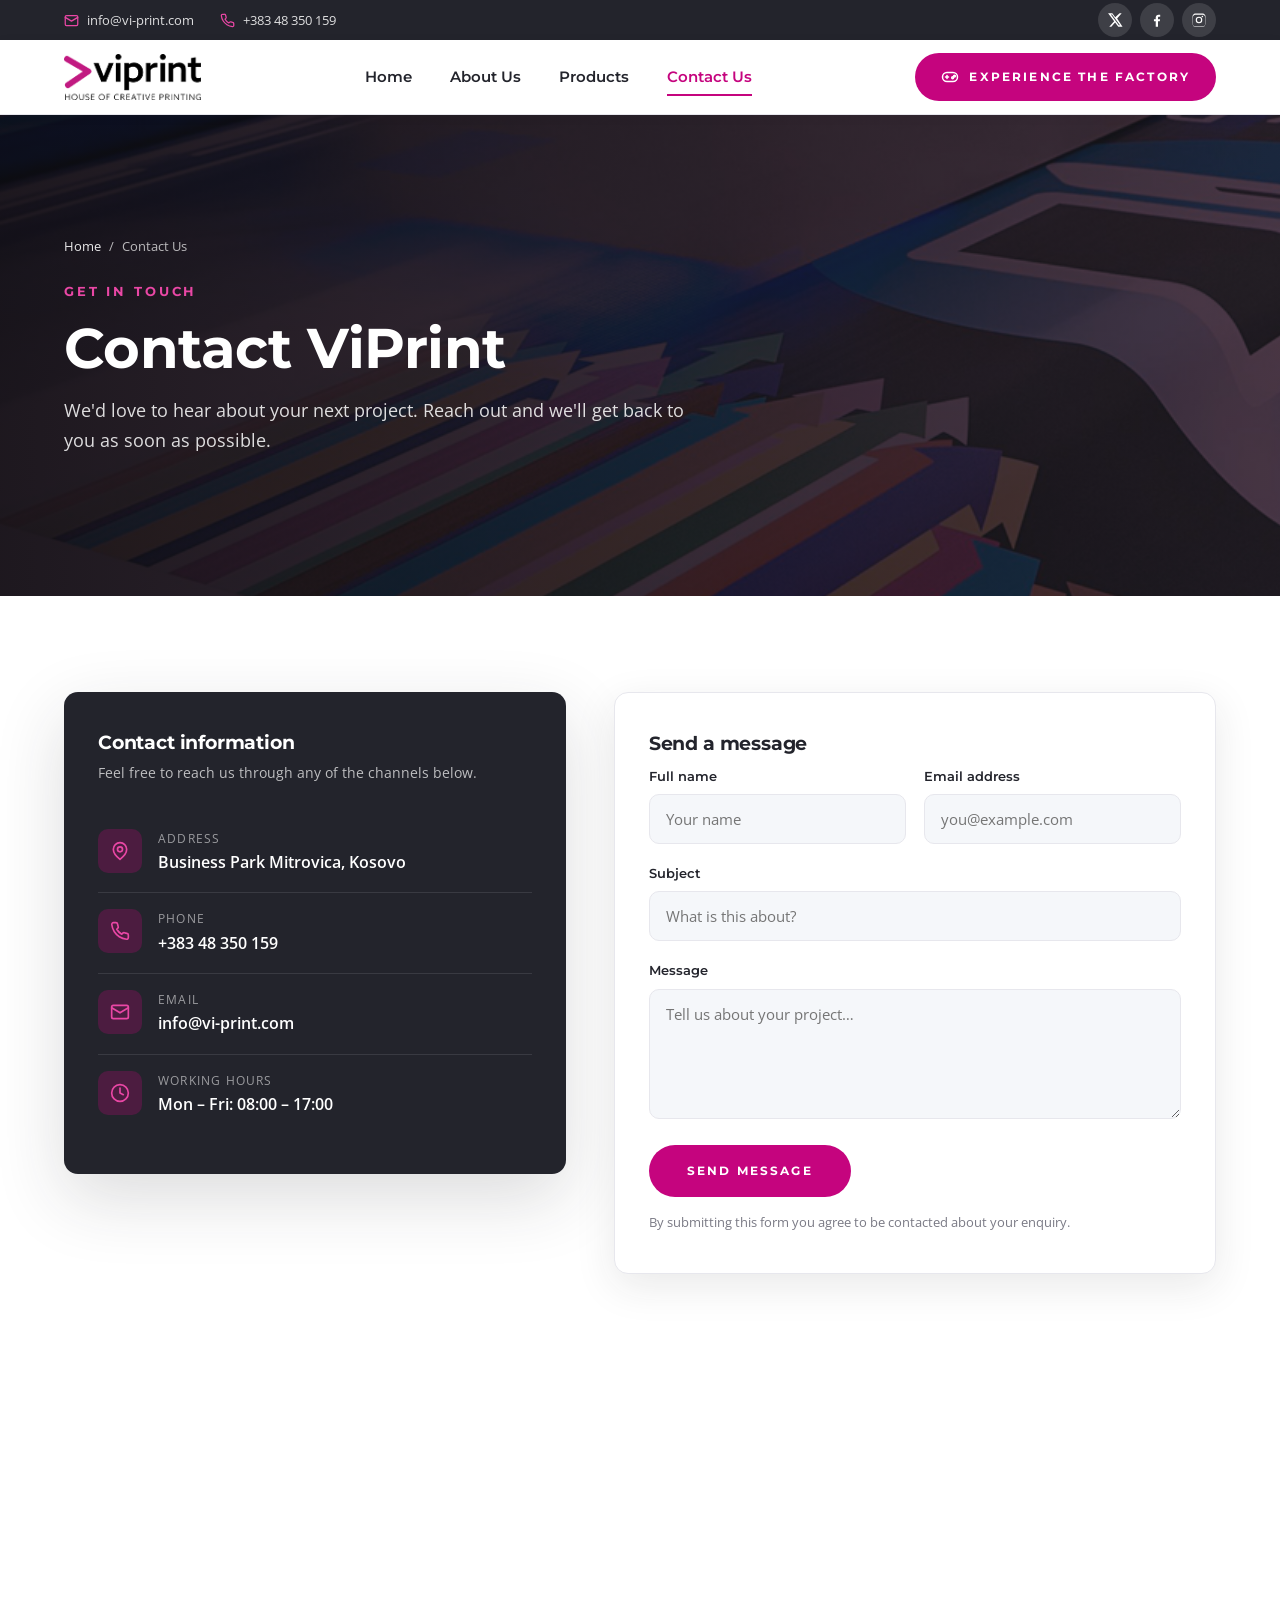
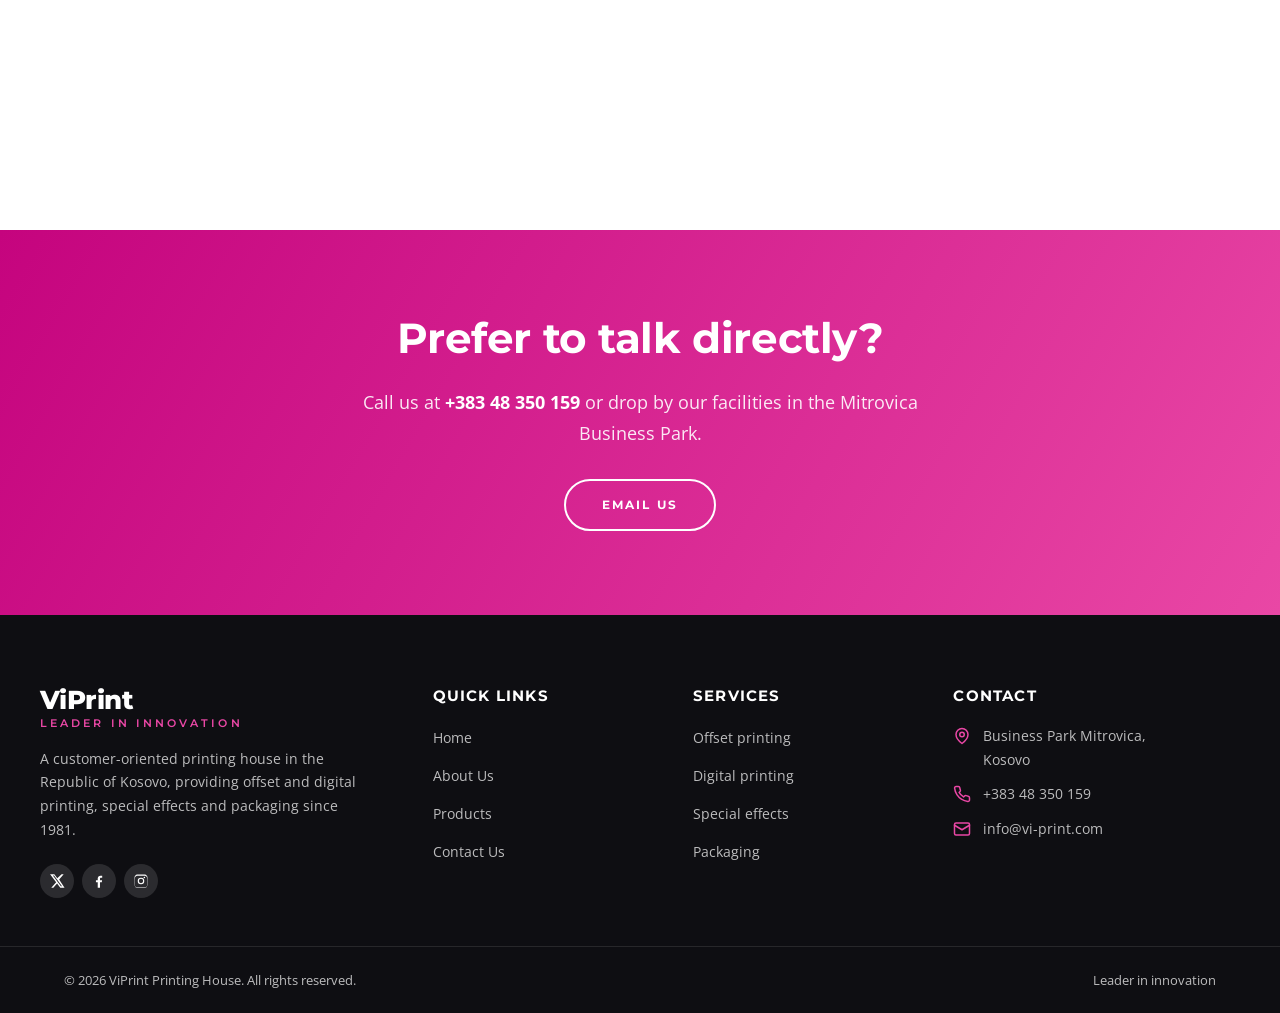
<file: contact.html>
<!DOCTYPE html>
<html lang="en">
<head>
  <meta charset="UTF-8" />
  <meta name="viewport" content="width=device-width, initial-scale=1.0" />
  <title>Contact Us — ViPrint | Get a Quote</title>
  <meta name="description" content="Contact ViPrint — Business Park Mitrovica, Kosovo. Call +383 48 350 159 or email info@vi-print.com." />
  <link rel="preconnect" href="https://fonts.googleapis.com" />
  <link rel="preconnect" href="https://fonts.gstatic.com" crossorigin />
  <link href="https://fonts.googleapis.com/css2?family=Montserrat:wght@500;600;700;800&family=Open+Sans:wght@400;600;700&display=swap" rel="stylesheet" />
  <link rel="stylesheet" href="css/style.css" />
</head>
<body>

  <!-- ============================ HEADER ============================ -->
  <header class="site-header">
    <div class="topbar">
      <div class="container topbar-inner">
        <div class="topbar-contact">
          <a href="mailto:info@vi-print.com">
            <svg viewBox="0 0 24 24" fill="none" stroke-width="2" stroke-linecap="round" stroke-linejoin="round"><rect x="2" y="4" width="20" height="16" rx="2"/><path d="m22 7-10 6L2 7"/></svg>
            <span class="hide-sm">info@vi-print.com</span>
          </a>
          <a href="tel:+38348350159">
            <svg viewBox="0 0 24 24" fill="none" stroke-width="2" stroke-linecap="round" stroke-linejoin="round"><path d="M22 16.92v3a2 2 0 0 1-2.18 2 19.79 19.79 0 0 1-8.63-3.07 19.5 19.5 0 0 1-6-6 19.79 19.79 0 0 1-3.07-8.67A2 2 0 0 1 4.11 2h3a2 2 0 0 1 2 1.72 12.84 12.84 0 0 0 .7 2.81 2 2 0 0 1-.45 2.11L8.09 9.91a16 16 0 0 0 6 6l1.27-1.27a2 2 0 0 1 2.11-.45 12.84 12.84 0 0 0 2.81.7A2 2 0 0 1 22 16.92z"/></svg>
            <span class="hide-sm">+383 48 350 159</span>
          </a>
        </div>
        <div class="social topbar-social">
          <a href="https://twitter.com/viprintks" target="_blank" rel="noopener" aria-label="Twitter"><svg viewBox="0 0 24 24"><path d="M18.9 2H22l-6.8 7.8L23.3 22h-6.3l-4.9-6.4L6.5 22H3.4l7.3-8.3L1.6 2h6.4l4.4 5.9L18.9 2zm-1.1 18h1.7L7.6 3.9H5.8L17.8 20z"/></svg></a>
          <a href="https://web.facebook.com/viprintks/" target="_blank" rel="noopener" aria-label="Facebook"><svg viewBox="0 0 24 24"><path d="M13.5 22v-8h2.7l.4-3.2h-3.1V8.7c0-.9.3-1.6 1.6-1.6h1.7V4.2c-.3 0-1.3-.1-2.5-.1-2.5 0-4.2 1.5-4.2 4.3v2.4H7.4V14h2.7v8h3.4z"/></svg></a>
          <a href="https://www.instagram.com/viprintks/" target="_blank" rel="noopener" aria-label="Instagram"><svg viewBox="0 0 24 24"><path d="M12 2.2c3.2 0 3.6 0 4.8.1 1.2.1 1.8.2 2.2.4.6.2 1 .5 1.4.9.4.4.7.8.9 1.4.2.4.4 1 .4 2.2.1 1.2.1 1.6.1 4.8s0 3.6-.1 4.8c-.1 1.2-.2 1.8-.4 2.2-.2.6-.5 1-.9 1.4-.4.4-.8.7-1.4.9-.4.2-1 .4-2.2.4-1.2.1-1.6.1-4.8.1s-3.6 0-4.8-.1c-1.2-.1-1.8-.2-2.2-.4-.6-.2-1-.5-1.4-.9-.4-.4-.7-.8-.9-1.4-.2-.4-.4-1-.4-2.2C2.2 15.6 2.2 15.2 2.2 12s0-3.6.1-4.8c.1-1.2.2-1.8.4-2.2.2-.6.5-1 .9-1.4.4-.4.8-.7 1.4-.9.4-.2 1-.4 2.2-.4C8.4 2.2 8.8 2.2 12 2.2zm0 1.8c-3.1 0-3.5 0-4.7.1-1.1.1-1.7.2-2.1.4-.5.2-.9.4-1.2.8-.4.4-.6.7-.8 1.2-.2.4-.3 1-.4 2.1-.1 1.2-.1 1.6-.1 4.7s0 3.5.1 4.7c.1 1.1.2 1.7.4 2.1.2.5.4.9.8 1.2.4.4.7.6 1.2.8.4.2 1 .3 2.1.4 1.2.1 1.6.1 4.7.1s3.5 0 4.7-.1c1.1-.1 1.7-.2 2.1-.4.5-.2.9-.4 1.2-.8.4-.4.6-.7.8-1.2.2-.4.3-1 .4-2.1.1-1.2.1-1.6.1-4.7s0-3.5-.1-4.7c-.1-1.1-.2-1.7-.4-2.1-.2-.5-.4-.9-.8-1.2-.4-.4-.7-.6-1.2-.8-.4-.2-1-.3-2.1-.4-1.2-.1-1.6-.1-4.7-.1zm0 3.1a4.9 4.9 0 1 1 0 9.8 4.9 4.9 0 0 1 0-9.8zm0 8.1a3.2 3.2 0 1 0 0-6.4 3.2 3.2 0 0 0 0 6.4zm6.2-8.3a1.1 1.1 0 1 1-2.3 0 1.1 1.1 0 0 1 2.3 0z"/></svg></a>
        </div>
      </div>
    </div>
    <div class="mainbar">
      <div class="container mainbar-inner">
        <a class="brand" href="index.html"><img src="assets/Logo_Black-1.png" alt="ViPrint — Leader in innovation" /></a>
        <nav class="nav" id="nav">
          <a href="index.html">Home</a>
          <a href="about.html">About Us</a>
          <a href="products.html">Products</a>
          <a href="contact.html">Contact Us</a>
        </nav>
        <a href="game.html" class="btn btn-primary header-cta" target="_blank" rel="noopener"><svg viewBox="0 0 24 24" fill="none" stroke="currentColor" stroke-width="2" stroke-linecap="round" stroke-linejoin="round" width="18" height="18" aria-hidden="true"><line x1="6" y1="12" x2="10" y2="12"/><line x1="8" y1="10" x2="8" y2="14"/><circle cx="15.5" cy="13" r="1.2"/><circle cx="18" cy="10.8" r="1.2"/><rect x="2" y="6" width="20" height="12" rx="6"/></svg> Experience The Factory</a>
        <button class="nav-toggle" id="navToggle" aria-label="Menu"><span></span><span></span><span></span></button>
      </div>
    </div>
  </header>

  <!-- ============================ PAGE HERO ============================ -->
  <section class="page-hero" style="background-image:url('assets/header-bg.jpg')">
    <div class="container">
      <nav class="breadcrumb"><a href="index.html">Home</a><span>/</span><span>Contact Us</span></nav>
      <span class="eyebrow">Get in touch</span>
      <h1>Contact ViPrint</h1>
      <p>We'd love to hear about your next project. Reach out and we'll get back to you as soon as possible.</p>
    </div>
  </section>

  <!-- ============================ CONTACT ============================ -->
  <section class="section">
    <div class="container">
      <div class="contact-grid">
        <div class="contact-info-card reveal">
          <h3>Contact information</h3>
          <p class="sub">Feel free to reach us through any of the channels below.</p>
          <div class="ci-item">
            <div class="ic"><svg viewBox="0 0 24 24" fill="none" stroke-width="2" stroke-linecap="round" stroke-linejoin="round"><path d="M20 10c0 6-8 12-8 12s-8-6-8-12a8 8 0 0 1 16 0z"/><circle cx="12" cy="10" r="3"/></svg></div>
            <div>
              <div class="label">Address</div>
              <div class="value">Business Park Mitrovica, Kosovo</div>
            </div>
          </div>
          <div class="ci-item">
            <div class="ic"><svg viewBox="0 0 24 24" fill="none" stroke-width="2" stroke-linecap="round" stroke-linejoin="round"><path d="M22 16.92v3a2 2 0 0 1-2.18 2 19.79 19.79 0 0 1-8.63-3.07 19.5 19.5 0 0 1-6-6 19.79 19.79 0 0 1-3.07-8.67A2 2 0 0 1 4.11 2h3a2 2 0 0 1 2 1.72 12.84 12.84 0 0 0 .7 2.81 2 2 0 0 1-.45 2.11L8.09 9.91a16 16 0 0 0 6 6l1.27-1.27a2 2 0 0 1 2.11-.45 12.84 12.84 0 0 0 2.81.7A2 2 0 0 1 22 16.92z"/></svg></div>
            <div>
              <div class="label">Phone</div>
              <div class="value"><a href="tel:+38348350159">+383 48 350 159</a></div>
            </div>
          </div>
          <div class="ci-item">
            <div class="ic"><svg viewBox="0 0 24 24" fill="none" stroke-width="2" stroke-linecap="round" stroke-linejoin="round"><rect x="2" y="4" width="20" height="16" rx="2"/><path d="m22 7-10 6L2 7"/></svg></div>
            <div>
              <div class="label">Email</div>
              <div class="value"><a href="mailto:info@vi-print.com">info@vi-print.com</a></div>
            </div>
          </div>
          <div class="ci-item" style="border-bottom:none">
            <div class="ic"><svg viewBox="0 0 24 24" fill="none" stroke-width="2" stroke-linecap="round" stroke-linejoin="round"><circle cx="12" cy="12" r="10"/><path d="M12 6v6l4 2"/></svg></div>
            <div>
              <div class="label">Working hours</div>
              <div class="value">Mon – Fri: 08:00 – 17:00</div>
            </div>
          </div>
        </div>

        <div class="contact-form-card reveal" data-delay="1">
          <h3>Send a message</h3>
          <form id="contactForm">
            <div class="form-row">
              <div class="form-group">
                <label for="name">Full name</label>
                <input type="text" id="name" name="name" placeholder="Your name" required />
              </div>
              <div class="form-group">
                <label for="email">Email address</label>
                <input type="email" id="email" name="email" placeholder="you@example.com" required />
              </div>
            </div>
            <div class="form-group">
              <label for="subject">Subject</label>
              <input type="text" id="subject" name="subject" placeholder="What is this about?" required />
            </div>
            <div class="form-group">
              <label for="message">Message</label>
              <textarea id="message" name="message" placeholder="Tell us about your project…" required></textarea>
            </div>
            <button type="submit" class="btn btn-primary btn-lg">Send message</button>
            <div class="form-note">By submitting this form you agree to be contacted about your enquiry.</div>
            <div class="form-success" id="formSuccess">Thank you! Your message has been sent. We'll get back to you shortly.</div>
          </form>
        </div>
      </div>
    </div>
  </section>

  <!-- ============================ MAP ============================ -->
  <section class="map-wrap">
    <iframe title="ViPrint location" loading="lazy" src="https://maps.google.com/maps?q=42.8926114,20.8786928&z=15&output=embed"></iframe>
  </section>

  <!-- ============================ CTA ============================ -->
  <section class="cta-band">
    <div class="container reveal">
      <h2>Prefer to talk directly?</h2>
      <p>Call us at <a href="tel:+38348350159" style="color:#fff;font-weight:700">+383 48 350 159</a> or drop by our facilities in the Mitrovica Business Park.</p>
      <a href="mailto:info@vi-print.com" class="btn btn-outline btn-lg">Email us</a>
    </div>
  </section>

  <!-- ============================ FOOTER ============================ -->
  <footer class="site-footer">
    <div class="container footer-main">
      <div class="footer-grid">
        <div class="footer-brand">
          <div class="brand-text">ViPrint<span>Leader in innovation</span></div>
          <p>A customer-oriented printing house in the Republic of Kosovo, providing offset and digital printing, special effects and packaging since 1981.</p>
          <div class="social">
            <a href="https://twitter.com/viprintks" target="_blank" rel="noopener" aria-label="Twitter"><svg viewBox="0 0 24 24"><path d="M18.9 2H22l-6.8 7.8L23.3 22h-6.3l-4.9-6.4L6.5 22H3.4l7.3-8.3L1.6 2h6.4l4.4 5.9L18.9 2zm-1.1 18h1.7L7.6 3.9H5.8L17.8 20z"/></svg></a>
            <a href="https://web.facebook.com/viprintks/" target="_blank" rel="noopener" aria-label="Facebook"><svg viewBox="0 0 24 24"><path d="M13.5 22v-8h2.7l.4-3.2h-3.1V8.7c0-.9.3-1.6 1.6-1.6h1.7V4.2c-.3 0-1.3-.1-2.5-.1-2.5 0-4.2 1.5-4.2 4.3v2.4H7.4V14h2.7v8h3.4z"/></svg></a>
            <a href="https://www.instagram.com/viprintks/" target="_blank" rel="noopener" aria-label="Instagram"><svg viewBox="0 0 24 24"><path d="M12 2.2c3.2 0 3.6 0 4.8.1 1.2.1 1.8.2 2.2.4.6.2 1 .5 1.4.9.4.4.7.8.9 1.4.2.4.4 1 .4 2.2.1 1.2.1 1.6.1 4.8s0 3.6-.1 4.8c-.1 1.2-.2 1.8-.4 2.2-.2.6-.5 1-.9 1.4-.4.4-.8.7-1.4.9-.4.2-1 .4-2.2.4-1.2.1-1.6.1-4.8.1s-3.6 0-4.8-.1c-1.2-.1-1.8-.2-2.2-.4-.6-.2-1-.5-1.4-.9-.4-.4-.7-.8-.9-1.4-.2-.4-.4-1-.4-2.2C2.2 15.6 2.2 15.2 2.2 12s0-3.6.1-4.8c.1-1.2.2-1.8.4-2.2.2-.6.5-1 .9-1.4.4-.4.8-.7 1.4-.9.4-.2 1-.4 2.2-.4C8.4 2.2 8.8 2.2 12 2.2zm0 1.8c-3.1 0-3.5 0-4.7.1-1.1.1-1.7.2-2.1.4-.5.2-.9.4-1.2.8-.4.4-.6.7-.8 1.2-.2.4-.3 1-.4 2.1-.1 1.2-.1 1.6-.1 4.7s0 3.5.1 4.7c.1 1.1.2 1.7.4 2.1.2.5.4.9.8 1.2.4.4.7.6 1.2.8.4.2 1 .3 2.1.4 1.2.1 1.6.1 4.7.1s3.5 0 4.7-.1c1.1-.1 1.7-.2 2.1-.4.5-.2.9-.4 1.2-.8.4-.4.6-.7.8-1.2.2-.4.3-1 .4-2.1.1-1.2.1-1.6.1-4.7s0-3.5-.1-4.7c-.1-1.1-.2-1.7-.4-2.1-.2-.5-.4-.9-.8-1.2-.4-.4-.7-.6-1.2-.8-.4-.2-1-.3-2.1-.4-1.2-.1-1.6-.1-4.7-.1zm0 3.1a4.9 4.9 0 1 1 0 9.8 4.9 4.9 0 0 1 0-9.8zm0 8.1a3.2 3.2 0 1 0 0-6.4 3.2 3.2 0 0 0 0 6.4zm6.2-8.3a1.1 1.1 0 1 1-2.3 0 1.1 1.1 0 0 1 2.3 0z"/></svg></a>
          </div>
        </div>
        <div class="footer-col">
          <h4>Quick links</h4>
          <ul>
            <li><a href="index.html">Home</a></li>
            <li><a href="about.html">About Us</a></li>
            <li><a href="products.html">Products</a></li>
            <li><a href="contact.html">Contact Us</a></li>
          </ul>
        </div>
        <div class="footer-col">
          <h4>Services</h4>
          <ul>
            <li><a href="about.html#services">Offset printing</a></li>
            <li><a href="about.html#services">Digital printing</a></li>
            <li><a href="products.html">Special effects</a></li>
            <li><a href="products.html">Packaging</a></li>
          </ul>
        </div>
        <div class="footer-col">
          <h4>Contact</h4>
          <ul class="footer-contact">
            <li><svg viewBox="0 0 24 24" fill="none" stroke-width="2" stroke-linecap="round" stroke-linejoin="round"><path d="M20 10c0 6-8 12-8 12s-8-6-8-12a8 8 0 0 1 16 0z"/><circle cx="12" cy="10" r="3"/></svg><span>Business Park Mitrovica,<br />Kosovo</span></li>
            <li><svg viewBox="0 0 24 24" fill="none" stroke-width="2" stroke-linecap="round" stroke-linejoin="round"><path d="M22 16.92v3a2 2 0 0 1-2.18 2 19.79 19.79 0 0 1-8.63-3.07 19.5 19.5 0 0 1-6-6 19.79 19.79 0 0 1-3.07-8.67A2 2 0 0 1 4.11 2h3a2 2 0 0 1 2 1.72 12.84 12.84 0 0 0 .7 2.81 2 2 0 0 1-.45 2.11L8.09 9.91a16 16 0 0 0 6 6l1.27-1.27a2 2 0 0 1 2.11-.45 12.84 12.84 0 0 0 2.81.7A2 2 0 0 1 22 16.92z"/></svg><a href="tel:+38348350159">+383 48 350 159</a></li>
            <li><svg viewBox="0 0 24 24" fill="none" stroke-width="2" stroke-linecap="round" stroke-linejoin="round"><rect x="2" y="4" width="20" height="16" rx="2"/><path d="m22 7-10 6L2 7"/></svg><a href="mailto:info@vi-print.com">info@vi-print.com</a></li>
          </ul>
        </div>
      </div>
    </div>
    <div class="footer-bottom">
      <div class="container" style="display:flex;align-items:center;justify-content:space-between;flex-wrap:wrap;gap:12px">
        <span>© <span id="year">2026</span> ViPrint Printing House. All rights reserved.</span>
        <span>Leader in innovation</span>
      </div>
    </div>
  </footer>

  <button class="to-top" id="toTop" aria-label="Back to top"><svg viewBox="0 0 24 24" fill="none" stroke-width="2.4" stroke-linecap="round" stroke-linejoin="round"><path d="M12 19V5"/><path d="m5 12 7-7 7 7"/></svg></button>

  <script src="js/main.js"></script>
</body>
</html>
</file>
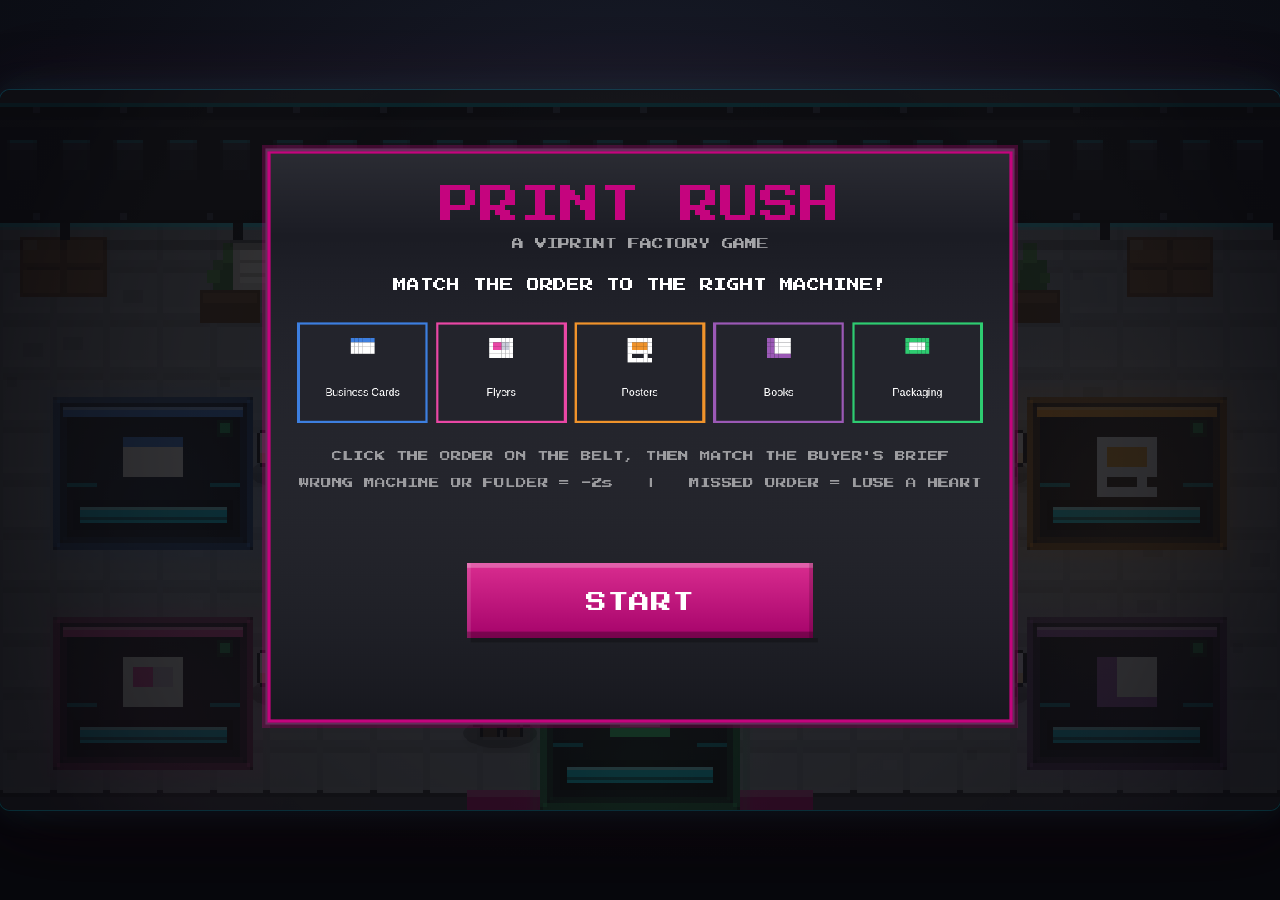
<file: game.html>
<!DOCTYPE html>
<html lang="en">
<head>
<meta charset="UTF-8" />
<meta name="viewport" content="width=device-width, initial-scale=1.0" />
<title>Print Rush — ViPrint Factory Game</title>
<link rel="preconnect" href="https://fonts.googleapis.com" />
<link rel="preconnect" href="https://fonts.gstatic.com" crossorigin />
<link href="https://fonts.googleapis.com/css2?family=Press+Start+2P&display=swap" rel="stylesheet" />
<style>
  * { box-sizing: border-box; margin: 0; padding: 0; }
  html, body { height: 100%; }
  body {
    background: radial-gradient(1100px 700px at 50% 18%, #191d2b 0%, #0c0e16 55%, #07080d 100%);
    display: flex; align-items: center; justify-content: center;
    overflow: hidden;
    font-family: 'Segoe UI', sans-serif;
  }
  #wrap {
    position: relative;
    width: min(100vw, calc((100vh - 16px) * 16 / 9));
    aspect-ratio: 16 / 9;
  }
  canvas {
    display: block;
    width: 100%;
    height: 100%;
    background: #05060a;
    /* 4x crisp nearest-neighbor: world pixels stay chunky, never blurred */
    image-rendering: pixelated;
    image-rendering: crisp-edges;          /* fallback for older engines */
    -ms-interpolation-mode: nearest-neighbor; /* legacy Edge */
    cursor: default;
    border-radius: 10px;
    box-shadow:
      0 0 0 1px rgba(0,229,255,0.15),
      0 0 34px rgba(0,229,255,0.10),
      0 0 90px rgba(255,45,110,0.08),
      0 24px 70px rgba(0,0,0,.6);
  }

  /* ---------------- Custom pixel font (embedded @font-face) ---------------- */
  @font-face {
  font-family: 'Press Start 2P';
  font-style: normal;
  font-weight: 400;
  font-display: swap;
  src: url([data-uri]) format('woff2');
}
  :root { --hud: 1; }   /* set by JS from the canvas scale factor */

  /* ---------------- DOM HUD overlay (Flexbox/Grid, glowing pixel HUD) ---------------- */
  #hud {
    position: absolute;
    inset: 0;
    pointer-events: none;
    z-index: 10;
    font-family: 'Press Start 2P', 'Courier New', monospace;
    opacity: 1;
    transition: opacity .3s ease;
  }
  #hud.hud-hidden { opacity: 0; }
  #hud.dimmed { opacity: .12; }

  #hud-left {
    position: absolute;
    top: calc(12px * var(--hud)); left: calc(18px * var(--hud));
    display: flex; gap: calc(22px * var(--hud)); align-items: flex-start;
  }
  .hud-block { display: flex; flex-direction: column; gap: calc(5px * var(--hud)); }
  .hud-label {
    font-size: calc(8px * var(--hud));
    letter-spacing: .22em;
    color: rgba(255,255,255,.5);
  }
  .hud-value {
    font-size: calc(20px * var(--hud));
    line-height: 1; color: #fff;
    text-shadow:
      0 0 calc(6px * var(--hud)) rgba(0,229,255,.9),
      0 0 calc(16px * var(--hud)) rgba(0,229,255,.45);
  }
  .hud-value.hud-amber {
    font-size: calc(16px * var(--hud));
    color: #ffd166;
    text-shadow:
      0 0 calc(6px * var(--hud)) rgba(255,209,102,.85),
      0 0 calc(14px * var(--hud)) rgba(255,209,102,.4);
  }
  .hud-value.pop { animation: valPop .28s ease; }
  @keyframes valPop { 50% { transform: scale(1.3); } }
  .hud-combo {
    font-size: calc(11px * var(--hud));
    color: #ffd166;
    text-shadow: 0 0 calc(8px * var(--hud)) rgba(255,209,102,.9);
    transition: transform .2s ease, opacity .2s ease;
  }
  .hud-combo.pop { animation: valPop .3s ease; }

  #hud-center {
    position: absolute;
    top: calc(10px * var(--hud)); left: 50%;
    transform: translateX(-50%);
    width: min(340px, 46vw);
  }
  #order-card {
    background: linear-gradient(180deg, rgba(24,26,38,.94), rgba(12,14,22,.94));
    border: 2px solid #3d3f4c;
    border-radius: calc(8px * var(--hud));
    padding: calc(10px * var(--hud)) calc(14px * var(--hud));
    box-shadow:
      0 0 0 2px rgba(197,4,126,.35),
      0 0 calc(18px * var(--hud)) rgba(0,229,255,.12),
      0 calc(8px * var(--hud)) calc(20px * var(--hud)) rgba(0,0,0,.5);
    transition: transform .35s cubic-bezier(.34,1.56,.64,1), opacity .3s ease,
                border-color .3s ease, box-shadow .3s ease;
  }
  #order-card.hidden { opacity: 0; transform: translateY(-10px) scale(.9); }
  #order-card.pop { transform: scale(1.05); }
  #order-card.flash {
    border-color: #39ff88;
    box-shadow:
      0 0 0 2px rgba(57,255,136,.5),
      0 0 calc(26px * var(--hud)) rgba(57,255,136,.55),
      0 calc(8px * var(--hud)) calc(20px * var(--hud)) rgba(0,0,0,.5);
  }
  .oc-top {
    display: flex; justify-content: space-between; align-items: baseline;
    margin-bottom: calc(8px * var(--hud));
  }
  .oc-title { font-size: calc(9px * var(--hud)); letter-spacing: .25em; color: rgba(255,255,255,.55); }
  .oc-time {
    font-size: calc(10px * var(--hud));
    color: #7dffa8;
    text-shadow: 0 0 calc(6px * var(--hud)) rgba(57,255,136,.7);
  }
  .oc-time.low { color: #ff6b6b; text-shadow: 0 0 calc(8px * var(--hud)) rgba(255,80,80,.8); animation: blink .5s steps(2) infinite; }
  @keyframes blink { 50% { opacity: .35; } }

  .oc-items {
    display: flex; gap: calc(16px * var(--hud));
    margin-bottom: calc(10px * var(--hud));
    min-height: calc(20px * var(--hud));
  }
  .oc-item {
    display: flex; align-items: flex-start; gap: calc(6px * var(--hud));
    font-size: calc(9px * var(--hud)); color: #fff;
    white-space: nowrap;
    transition: opacity .35s ease, transform .35s ease, filter .35s ease;
  }
  .oc-item .ic {
    width: calc(24px * var(--hud)); height: calc(18px * var(--hud));
    image-rendering: pixelated;
  }
  .oc-item.done { opacity: .35; transform: scale(.9); filter: grayscale(1); }

  /* progress bar: pulse + moving diagonal shine */
  .oc-bar {
    position: relative;
    height: calc(8px * var(--hud));
    border-radius: calc(4px * var(--hud));
    background: #0c0e15;
    border: 1px solid #2a2d38;
    overflow: hidden;
  }
  .oc-fill {
    position: relative;
    height: 100%; width: 100%;
    border-radius: inherit;
    background: linear-gradient(90deg, #39ff88, #7dffa8);
    transition: width .15s linear, background .3s ease;
    animation: barPulse 1.15s ease-in-out infinite;
    overflow: hidden;
  }
  .oc-fill::after {
    content: '';
    position: absolute; inset: 0;
    background: linear-gradient(115deg, transparent 25%, rgba(255,255,255,.4) 45%, transparent 65%);
    transform: translateX(-130%);
    animation: barShine 1.5s linear infinite;
  }
  @keyframes barPulse { 50% { filter: brightness(1.3); } }
  @keyframes barShine { to { transform: translateX(130%); } }
  .oc-fill.mid { background: linear-gradient(90deg, #ffd166, #ffe29a); }
  .oc-fill.low { background: linear-gradient(90deg, #ff2e6f, #ff6b6b); animation: barPulse .5s ease-in-out infinite; }

  /* order chips now show the buyer's full brief for each item */
  .oc-item-meta { display: flex; flex-direction: column; gap: calc(3px * var(--hud)); }
  .oc-item-name { font-size: calc(7px * var(--hud)); color: rgba(255,255,255,.55); }
  .oc-item-folder {
    display: flex; align-items: center; gap: calc(5px * var(--hud));
    font-size: calc(8px * var(--hud)); color: #fff; white-space: nowrap;
  }
  .oc-item-spec {
    display: flex; align-items: center; gap: calc(4px * var(--hud));
    font-size: calc(6px * var(--hud)); color: rgba(255,255,255,.5); white-space: nowrap;
  }
  .oc-item-folder .folder-ic { width: calc(15px * var(--hud)); height: calc(11px * var(--hud)); }
  .oc-item-folder .folder-ic::before { width: calc(6px * var(--hud)); height: calc(3px * var(--hud)); top: calc(-3px * var(--hud)); }

  /* ================= folder drawer (opens on the right machine) ================= */
  #drawer {
    position: absolute;
    left: 0; top: 0;                    /* anchored to the machine by JS */
    width: min(calc(680px * var(--hud)), 92vw);
    transform: translate(-50%, -50%) scale(.12);
    opacity: 0;
    pointer-events: none;
    transform-origin: center center;
    background: linear-gradient(180deg, rgba(30,32,46,.97), rgba(12,14,22,.97));
    border: 2px solid var(--dr-accent, #c5047e);
    border-radius: calc(12px * var(--hud)) calc(12px * var(--hud)) 0 0;
    padding: calc(12px * var(--hud)) calc(16px * var(--hud)) calc(12px * var(--hud));
    box-shadow:
      0 0 0 2px rgba(0,0,0,.55),
      0 0 calc(26px * var(--hud)) var(--dr-glow, rgba(197,4,126,.45)),
      0 calc(-10px * var(--hud)) calc(28px * var(--hud)) rgba(0,0,0,.6);
    transition: transform .4s cubic-bezier(.34,1.45,.44,1), opacity .22s ease;
    z-index: 9;
    font-family: 'Press Start 2P', 'Courier New', monospace;
  }
  #drawer.open { transform: translate(-50%, -50%) scale(1); opacity: 1; pointer-events: auto; }
  #drawer.shake { animation: drShake .4s linear; }
  @keyframes drShake {
    0%,100% { transform: translate(-50%, -50%); }
    20% { transform: translate(calc(-50% - 14px), -50%); }
    40% { transform: translate(calc(-50% + 12px), -50%); }
    60% { transform: translate(calc(-50% - 8px), -50%); }
    80% { transform: translate(calc(-50% + 4px), -50%); }
  }
  #drawer.dr-dimmed { opacity: .3; pointer-events: none; }
  .dr-handle {
    width: calc(64px * var(--hud)); height: calc(6px * var(--hud));
    margin: calc(10px * var(--hud)) auto 0;
    border-radius: calc(3px * var(--hud));
    background: var(--dr-accent, #c5047e);
    box-shadow: 0 0 calc(10px * var(--hud)) var(--dr-glow, rgba(197,4,126,.8));
  }
  .dr-head {
    display: flex; align-items: baseline; justify-content: space-between;
    gap: calc(10px * var(--hud));
    margin-bottom: calc(12px * var(--hud));
  }
  .dr-title {
    font-size: calc(11px * var(--hud)); letter-spacing: .18em;
    color: var(--dr-accent, #c5047e);
    text-shadow: 0 0 calc(8px * var(--hud)) var(--dr-glow, rgba(197,4,126,.6));
  }
  .dr-sub { font-size: calc(7px * var(--hud)); color: rgba(255,255,255,.5); letter-spacing: .1em; white-space: nowrap; }
  .dr-folders {
    display: flex; flex-wrap: wrap; justify-content: center;
    gap: calc(10px * var(--hud));
  }
  .dr-folder {
    pointer-events: auto;
    display: flex; flex-direction: column; align-items: flex-start;
    gap: calc(5px * var(--hud));
    padding: calc(8px * var(--hud)) calc(11px * var(--hud));
    min-width: calc(150px * var(--hud));
    background: rgba(255,255,255,.05);
    border: 2px solid #3d3f4c;
    border-radius: calc(7px * var(--hud));
    color: #fff; font-size: calc(8px * var(--hud)); line-height: 1.4;
    font-family: inherit;
    cursor: pointer;
    transition: all .15s ease;
  }
  .dr-frow { display: flex; align-items: center; gap: calc(7px * var(--hud)); }
  .dr-spec {
    display: flex; align-items: center; gap: calc(5px * var(--hud));
    font-size: calc(7px * var(--hud)); color: rgba(255,255,255,.8);
    white-space: nowrap;
  }
  .color-dot {
    flex: none;
    width: calc(9px * var(--hud)); height: calc(9px * var(--hud));
    border-radius: 2px;
    border: 1px solid rgba(255,255,255,.4);
    box-shadow: 0 0 calc(4px * var(--hud)) rgba(0,0,0,.4);
  }
  .dr-brand {
    font-size: calc(7px * var(--hud));
    color: var(--dr-accent, #c5047e);
    text-shadow: 0 0 calc(6px * var(--hud)) var(--dr-glow, rgba(197,4,126,.5));
    white-space: nowrap;
  }
  .dr-folder:hover {
    border-color: var(--dr-accent, #c5047e);
    box-shadow: 0 0 calc(12px * var(--hud)) var(--dr-glow, rgba(197,4,126,.5));
    transform: translateY(-2px);
  }
  .dr-folder.wrong {
    border-color: #ff2e6f; color: rgba(255,255,255,.35);
    text-decoration: line-through;
    box-shadow: 0 0 calc(10px * var(--hud)) rgba(255,46,111,.4);
    cursor: default; transform: none;
  }
  .dr-folder.picked {
    border-color: #39ff88;
    box-shadow: 0 0 calc(16px * var(--hud)) rgba(57,255,136,.75);
    transform: scale(1.07);
    color: #7dffa8;
  }
  .dr-folder:disabled { pointer-events: none; }
  /* tiny CSS folder icon (colored via --dr-accent) */
  .folder-ic {
    position: relative;
    flex: none;
    width: calc(20px * var(--hud)); height: calc(15px * var(--hud));
    background: var(--dr-accent, #c5047e);
    border-radius: 0 calc(3px * var(--hud)) calc(3px * var(--hud)) calc(3px * var(--hud));
  }
  .folder-ic::before {
    content: '';
    position: absolute; top: calc(-4px * var(--hud)); left: 0;
    width: calc(8px * var(--hud)); height: calc(4px * var(--hud));
    background: var(--dr-accent, #c5047e);
    border-radius: calc(3px * var(--hud)) calc(3px * var(--hud)) 0 0;
  }
  .folder-ic::after {
    content: '';
    position: absolute; right: calc(3px * var(--hud)); top: calc(3px * var(--hud));
    width: calc(7px * var(--hud)); height: calc(8px * var(--hud));
    background: rgba(255,255,255,.85);
    border-radius: 1px;
  }

  #hud-right {
    position: absolute;
    top: calc(12px * var(--hud)); right: calc(18px * var(--hud));
    display: flex; align-items: center; gap: calc(12px * var(--hud));
  }
  /* neon battery health bar */
  .healthbar { display: flex; gap: calc(6px * var(--hud)); }
  .hb-seg {
    width: calc(16px * var(--hud)); height: calc(26px * var(--hud));
    border-radius: calc(4px * var(--hud));
    border: 2px solid rgba(255,255,255,.22);
    background: rgba(255,255,255,.05);
    box-shadow: inset 0 0 calc(6px * var(--hud)) rgba(0,0,0,.7);
    transition: border-color .35s ease, background .35s ease, box-shadow .35s ease, transform .2s ease;
  }
  .hb-seg.on {
    border-color: #39ff88;
    background: linear-gradient(180deg, rgba(57,255,136,.45), rgba(57,255,136,.12));
    box-shadow:
      inset 0 0 calc(8px * var(--hud)) rgba(57,255,136,.45),
      0 0 calc(10px * var(--hud)) rgba(57,255,136,.7);
  }
  .healthbar.low .hb-seg.on {
    border-color: #ff2e6f;
    background: linear-gradient(180deg, rgba(255,46,111,.5), rgba(255,46,111,.12));
    box-shadow:
      inset 0 0 calc(8px * var(--hud)) rgba(255,46,111,.5),
      0 0 calc(12px * var(--hud)) rgba(255,46,111,.85);
    animation: hbPulse .7s ease-in-out infinite;
  }
  @keyframes hbPulse { 50% { transform: scale(1.14); filter: brightness(1.5); } }

  .pause-btn {
    pointer-events: auto;
    width: calc(38px * var(--hud)); height: calc(38px * var(--hud));
    border: 2px solid #3d3f4c;
    border-radius: calc(6px * var(--hud));
    background: rgba(14,16,26,.9);
    color: #fff;
    font-size: calc(15px * var(--hud)); line-height: 1;
    cursor: pointer;
    box-shadow: 0 0 calc(10px * var(--hud)) rgba(0,229,255,.15);
    transition: all .2s ease;
  }
  .pause-btn:hover {
    border-color: #e947a5;
    box-shadow: 0 0 calc(16px * var(--hud)) rgba(233,71,165,.55);
    transform: scale(1.08);
  }

  /* level-up / milestone banner */
  #banner {
    position: absolute;
    top: 26%; left: 50%;
    transform: translate(-50%, -50%) scale(.6);
    font-family: 'Press Start 2P', 'Courier New', monospace;
    font-size: calc(30px * var(--hud));
    color: #ffd166;
    text-shadow:
      0 0 calc(10px * var(--hud)) rgba(255,209,102,.9),
      0 0 calc(24px * var(--hud)) rgba(255,209,102,.5),
      0 0 calc(48px * var(--hud)) rgba(197,4,126,.6);
    opacity: 0;
    pointer-events: none;
    white-space: nowrap;
    z-index: 11;
  }
  #banner.show { animation: bannerPop 1.15s cubic-bezier(.22,1.4,.36,1) forwards; }
  @keyframes bannerPop {
    0%   { transform: translate(-50%,-50%) scale(.5); opacity: 0; }
    16%  { transform: translate(-50%,-50%) scale(1.2); opacity: 1; }
    30%  { transform: translate(-50%,-50%) scale(1);   opacity: 1; }
    80%  { transform: translate(-50%,-50%) scale(1);   opacity: 1; }
    100% { transform: translate(-50%,-50%) scale(1.06); opacity: 0; }
  }
</style>
</head>
<body>
<div id="wrap">
  <canvas id="c"></canvas>

  <!-- ===================== DOM HUD OVERLAY (HTML/CSS) ===================== -->
  <div id="hud">
    <div id="hud-left">
      <div class="hud-block">
        <span class="hud-label">SCORE</span>
        <span class="hud-value" id="hudScore">0</span>
        <span class="hud-combo" id="hudCombo" hidden>x1</span>
      </div>
      <div class="hud-block">
        <span class="hud-label">LEVEL</span>
        <span class="hud-value hud-amber" id="hudLevel">1</span>
      </div>
    </div>
    <div id="hud-center">
      <div id="order-card" class="hidden">
        <div class="oc-top">
          <span class="oc-title">BUYER'S BRIEF</span>
          <span class="oc-time" id="ocTime">--</span>
        </div>
        <div class="oc-items" id="ocItems"></div>
        <div class="oc-bar"><div class="oc-fill" id="ocFill"></div></div>
      </div>
    </div>
    <div id="hud-right">
      <div id="healthbar" class="healthbar">
        <span class="hb-seg"></span><span class="hb-seg"></span><span class="hb-seg"></span>
      </div>
      <button id="pauseBtn" class="pause-btn" type="button" aria-label="Pause game">&#9208;</button>
    </div>
  </div>
  <!-- folder drawer: pops out of the machine when the order reaches it -->
  <div id="drawer" class="hidden" aria-hidden="true">
    <div class="dr-head">
      <span class="dr-title" id="drTitle">DRAWER</span>
      <span class="dr-sub">MATCH THE BUYER'S BRIEF</span>
    </div>
    <div class="dr-folders" id="drFolders"></div>
    <div class="dr-handle"></div>
  </div>
  <div id="banner"></div>
</div>

<script>
(function () {
'use strict';

/* ======================================================================
   PRINT RUSH — a ViPrint factory game
   Top-down pixel art. Match the customer order to the right machine!
   ====================================================================== */

/* ---------------- Canvas / buffers ---------------- */
var WBW = 384, WBH = 216;                 // low-res pixel world
var VW = 1536, VH = 864;                  // fixed 4x crisp resolution (WBW*4, WBH*4)
var canvas = document.getElementById('c');
var ctx = canvas.getContext('2d');
var wbFloor = document.createElement('canvas');       // LAYER 0: floor/decor
wbFloor.width = WBW; wbFloor.height = WBH;
var wbFloorCtx = wbFloor.getContext('2d');
var wctx = wbFloorCtx;                                // active world ctx (switched per layer)
var wbTop = document.createElement('canvas');         // LAYER 2: z-sorted entities
wbTop.width = WBW; wbTop.height = WBH;
var wbTopCtx = wbTop.getContext('2d');
var uiScale = VW / 960;                   // crisp UI designed at 960x540

canvas.width = VW; canvas.height = VH;    // canvas is exactly 4x the pixel world;
                                          // CSS scales the element to fit (nearest-neighbor)

/* ---------------- Pixel helpers ---------------- */
function drawMap(ctx2, map, pal, x, y, s) {
  for (var r = 0; r < map.length; r++) {
    for (var c = 0; c < map[r].length; c++) {
      var ch = map[r][c];
      if (ch === '.' || ch === ' ') continue;
      var col = pal[ch];
      if (col) { ctx2.fillStyle = col; ctx2.fillRect(x + c * s, y + r * s, s, s); }
    }
  }
}
function rr(ctx2, x, y, w, h, col) { ctx2.fillStyle = col; ctx2.fillRect(x, y, w, h); }
/* '#rrggbb' -> 'r,g,b' for building rgba() strings */
function hexRgb(h) {
  var n = parseInt(h.slice(1), 16);
  return (n >> 16) + ',' + ((n >> 8) & 255) + ',' + (n & 255);
}

/* ---------------- Product icons (pixel maps) ---------------- */
var ICON_MAPS = {
  cards:     ['........', '.BBBBBB.', '.WWWWWW.', '.WWWWWW.', '.WWWWWW.', '........'],
  flyers:    ['........', '.WWWWWW.', '.WKKDDW.', '.WKKDDW.', '.WWWWWW.', '.WWWWWW.'],
  posters:   ['........', '.WWWWWW.', '.WRRRRW.', '.WRRRRW.', '.WWWWWW.', '.W...W.', '.WWWWWW.'],
  books:     ['........', '.PPWWWW.', '.PPWWWW.', '.PPWWWW.', '.PPWWWW.', '.PPPPPP.'],
  packaging: ['........', '.GGGGGG.', '.GWWWWG.', '.GWWWWG.', '.GGGGGG.', '........']
};
var ICON_PAL = { W: '#ffffff', B: '#3d7fe0', D: '#c9ccda', R: '#f0932b', P: '#9b59b6', G: '#2ecc71', K: '#e947a5' };
var HEART = ['.RR.RR.', 'RRRRRRR', 'RRRRRRR', '.RRRRR.', '..RRR..', '...R...'];

/* ---------------- Products & machines ---------------- */
var PRODUCTS = [
  { id: 'cards',     name: 'Business Cards', color: '#3d7fe0', icon: 'cards' },
  { id: 'flyers',    name: 'Flyers',         color: '#e947a5', icon: 'flyers' },
  { id: 'posters',   name: 'Posters',        color: '#f0932b', icon: 'posters' },
  { id: 'books',     name: 'Books',          color: '#9b59b6', icon: 'books' },
  { id: 'packaging', name: 'Packaging',      color: '#2ecc71', icon: 'packaging' }
];
var BY_ID = {};
PRODUCTS.forEach(function (p) { BY_ID[p.id] = p; });

/* every machine's drawer holds exactly 4 folders; each order is a DETAILED buyer's
   brief: folder category + design color + logo alignment + brand name */
var ALIGNS = ['Center', 'Lower', 'Higher'];
var COLOR_HEX = {
  Red: '#e74c3c', Navy: '#34495e', Green: '#27ae60', Yellow: '#f1c40f', Orange: '#e67e22',
  'Sky Blue': '#5dade2', Teal: '#16a085', Sand: '#d4b483', Purple: '#8e44ad', Pink: '#e84393',
  Black: '#333333', White: '#f2f2f2', Gold: '#d4af37', Blue: '#2e86c1', Gray: '#7f8c8d',
  Brown: '#8b5a2b', Cream: '#f5e6c8'
};
var FOLDER_SPECS = {
  cards: {
    'Local Businesses': { colors: ['Red', 'Navy', 'Green'], brands: ['Corner Shop', 'Main St. Co.', 'City Works'] },
    'Food&Drinks':      { colors: ['Yellow', 'Red', 'Orange'], brands: ['Taste Hub', 'Fresh Bite', 'Cafe Roya'] },
    'Travel Companies': { colors: ['Sky Blue', 'Teal', 'Sand'], brands: ['Wanderlust', 'Globe Trot', 'Sun Trip'] },
    'Entertainment':    { colors: ['Purple', 'Pink', 'Black'], brands: ['FunZone', 'Night Owl', 'Star Stage'] }
  },
  flyers: {
    'Fashion':        { colors: ['Pink', 'White', 'Black'], brands: ['Vogue Pop', 'Urban Fit', 'Chic Boutique'] },
    'Events':         { colors: ['Gold', 'Red', 'Blue'], brands: ['Big Bash', 'Night Fest', 'Mega Show'] },
    'Jobs':           { colors: ['Blue', 'Gray', 'Green'], brands: ['WorkZone', 'Career Hub', 'Job Port'] },
    'Special Offers': { colors: ['Red', 'Yellow', 'Green'], brands: ['Mega Deal', 'Flash Sale', 'Best Price'] }
  },
  posters: {
    'Music':  { colors: ['Red', 'Purple', 'Gold'], brands: ['Harmony Records', 'SoundWave', 'Vinyl Dreams'] },
    'Art':    { colors: ['Blue', 'Teal', 'Orange'], brands: ['Canvas Studio', 'Palette & Co', 'Brushworks'] },
    'Menu':   { colors: ['Green', 'Brown', 'Cream'], brands: ['Bistro 7', 'Pasta House', 'Grill Corner'] },
    'Brands': { colors: ['Gold', 'Black', 'White'], brands: ['Luxora', 'Prime Line', 'Apex Co.'] }
  },
  books: {
    'History':        { colors: ['Brown', 'Gold', 'Green'], brands: ['Old World Press', 'Chronicle Books', 'Heritage Pub'] },
    'Poetry':         { colors: ['Purple', 'Pink', 'Blue'], brands: ['Verse House', 'Rhyme & Co', 'Poet Lane'] },
    'Biography':      { colors: ['Gray', 'Blue', 'Black'], brands: ['Life Story', 'True Tales', 'Great Lives'] },
    'Children Books': { colors: ['Yellow', 'Red', 'Sky Blue'], brands: ['Story Land', 'Tiny Tales', 'Happy Pages'] }
  },
  packaging: {
    'Pizza boxes':  { colors: ['Red', 'White', 'Green'], brands: ['Pizza Nova', 'Slice King', 'Dough Bros'] },
    'Burger boxes': { colors: ['Yellow', 'Red', 'Brown'], brands: ['Burger Barn', 'Grill House', 'Beef & Bun'] },
    'Sweets boxes': { colors: ['Pink', 'Purple', 'Gold'], brands: ['Sugar Pop', 'Candy Cloud', 'Sweet Nest'] },
    'Moving boxes': { colors: ['Brown', 'Gray', 'Blue'], brands: ['MoveEasy', 'Box & Go', 'Swift Movers'] }
  }
};
var FOLDERS = {};
Object.keys(FOLDER_SPECS).forEach(function (mid) { FOLDERS[mid] = Object.keys(FOLDER_SPECS[mid]); });
var lastFolder = {};   // avoids the same folder twice in a row per machine

var MACHINES = [
  { id: 'cards',     x: 16,  y: 92,  w: 60, h: 46, flash: 0, buzz: 0 },
  { id: 'flyers',    x: 16,  y: 158, w: 60, h: 46, flash: 0, buzz: 0 },
  { id: 'posters',   x: 308, y: 92,  w: 60, h: 46, flash: 0, buzz: 0 },
  { id: 'books',     x: 308, y: 158, w: 60, h: 46, flash: 0, buzz: 0 },
  { id: 'packaging', x: 162, y: 170, w: 60, h: 46, flash: 0, buzz: 0 }
];
function machineById(id) {
  for (var i = 0; i < MACHINES.length; i++) if (MACHINES[i].id === id) return MACHINES[i];
  return null;
}

/* ---------------- Game state ---------------- */
var state = 'start';            // start | play | over
var score = 0, best = 0, streak = 0, combo = 1;
var hearts = 3, level = 1, ordersDone = 0;
var order = null;               // { items:[id], done:[], folders, specs, timer, timerMax, n }
var orderDelay = 0;             // countdown before next order spawns
var beltT = 0;                  // belt-ride progress of the current order's box
var BELT_RIDE = 1.8;            // seconds the box rides along the belt
var BELT_DROP = 0.35;           // seconds the box takes dropping off the belt
var missing = false;            // true while the "lost order" animation plays
var missAnim = null;            // { phase:'ride'|'drop'|'carry', t, dur, sx, sy }
var operators = [
  { mid: 'cards',     x: 86,  y: 115, state: 'idle', opT: 0, bob: 0 },
  { mid: 'flyers',    x: 86,  y: 181, state: 'idle', opT: 0, bob: 0 },
  { mid: 'posters',   x: 298, y: 115, state: 'idle', opT: 0, bob: 0 },
  { mid: 'books',     x: 298, y: 181, state: 'idle', opT: 0, bob: 0 },
  { mid: 'packaging', x: 150, y: 193, state: 'idle', opT: 0, bob: 0 }
];
function operatorFor(mid) {
  for (var i = 0; i < operators.length; i++) if (operators[i].mid === mid) return operators[i];
  return null;
}
/* each machine's attendant: cap in the machine's color, own hair/shirt for personality */
var OPERATOR_LOOKS = {
  cards:     { hair: '#3a2a1a', hairHi: '#5a4230', capShade: '#2a5cae', shirt: '#e8e8f0', shirtShade: '#c9c9d4', shirtHi: '#ffffff' },
  flyers:    { hair: '#6b3a1f', hairHi: '#8f5733', capShade: '#b02f7c', shirt: '#f2eef5', shirtShade: '#d5cddd', shirtHi: '#ffffff' },
  posters:   { hair: '#1f1f28', hairHi: '#3a3a48', capShade: '#b56a16', shirt: '#d8d8e0', shirtShade: '#b8b8c2', shirtHi: '#f2f2f8' },
  books:     { hair: '#4a4a55', hairHi: '#6a6a78', capShade: '#713a86', shirt: '#e4ddf2', shirtShade: '#c6bcdd', shirtHi: '#faf8ff' },
  packaging: { hair: '#7a4a20', hairHi: '#9a6a3a', capShade: '#1f9e55', shirt: '#e2f0e8', shirtShade: '#c0d8c8', shirtHi: '#ffffff' }
};
var runner = { x: 192, y: 48, hx: 192, hy: 48, state: 'wait', box: false, pending: null, opT: 0, bob: 0, dx: 0, dy: 0 };
var particles = [], popups = [], flying = [];
var shakeT = 0, flashT = 0, hintT = 6;
var mouse = { wx: -1, wy: -1, vx: -1, vy: -1, down: false };
var t = 0;
var buttons = [];               // crisp UI buttons {x,y,w,h,label,fn,sub}
var bestKey = 'printrush_best';
try { best = +localStorage.getItem(bestKey) || 0; } catch (e) {}

/* ---------------- Audio (WebAudio, tiny) ---------------- */
var AC = null, muted = false;
function ensureAudio() {
  if (!AC) { try { AC = new (window.AudioContext || window.webkitAudioContext)(); } catch (e) {} }
  if (AC && AC.state === 'suspended') AC.resume();
}
function beep(freq, dur, type, vol, delay) {
  if (muted || !AC) return;
  var o = AC.createOscillator(), g = AC.createGain();
  o.type = type || 'square'; o.frequency.value = freq;
  var t0 = AC.currentTime + (delay || 0);
  g.gain.setValueAtTime(vol || 0.18, t0);
  g.gain.exponentialRampToValueAtTime(0.001, t0 + dur);
  o.connect(g); g.connect(AC.destination);
  o.start(t0); o.stop(t0 + dur + 0.02);
}
var SFX = {
  correct: function () { beep(660, .09, 'square', .16); beep(880, .12, 'square', .16, .09); beep(1174, .14, 'square', .14, .18); },
  wrong:   function () { beep(150, .22, 'sawtooth', .2); beep(95, .28, 'sawtooth', .18, .12); },
  print:   function () { beep(210, .05, 'square', .12); beep(150, .06, 'square', .1, .06); },
  order:   function () { beep(520, .06, 'square', .1); },
  miss:    function () { beep(200, .18, 'triangle', .2); beep(130, .26, 'triangle', .18, .14); },
  level:   function () { beep(523, .1, 'square', .15); beep(659, .1, 'square', .15, .1); beep(784, .16, 'square', .15, .2); },
  over:    function () { beep(392, .16, 'square', .16); beep(330, .16, 'square', .16, .15); beep(262, .16, 'square', .16, .3); beep(196, .4, 'square', .16, .45); },
  click:   function () { beep(700, .04, 'square', .1); },
  pickup:  function () { beep(440, .06, 'square', .12); beep(660, .08, 'square', .12, .07); },
  deny:    function () { beep(190, .08, 'square', .1); beep(160, .1, 'square', .09, .08); }
};

/* ---------------- Background music (procedural upbeat chiptune) ----------------
   An original 126 BPM loop (C - G - Am - F) built from bass, arpeggio lead and
   kick/snare/hats. Starts when the game starts, loops seamlessly, and only
   stops when you lose or leave. The M mute silences it too. */
var musicOn = false;
var musicTimer = null;
var musicLoopStart = 0;
var musicNotes = [];              // scheduled osc/gain nodes, killed on stop
var musicNoiseBuf = null;
var BEAT = 60 / 126;              // 126 BPM
var LOOP_BEATS = 16;              // 4 bars of 4/4
var CHORDS = [                    // C, G, Am, F — upbeat progression
  { bass: 48, arp: [60, 64, 67, 72] },   // C  (C3 / C E G C)
  { bass: 43, arp: [55, 59, 62, 67] },   // G  (G2 / G B D G)
  { bass: 45, arp: [57, 60, 64, 69] },   // Am (A2 / A C E A)
  { bass: 41, arp: [53, 57, 60, 65] }    // F  (F2 / F A C F)
];
function midiF(n) { return 440 * Math.pow(2, (n - 69) / 12); }
function makeNoiseBuf() {
  if (!AC || musicNoiseBuf || !AC.createBuffer) return;
  try {
    var len = Math.floor((AC.sampleRate || 44100) * 0.25);
    musicNoiseBuf = AC.createBuffer(1, len, AC.sampleRate || 44100);
    var d = musicNoiseBuf.getChannelData(0);
    for (var i = 0; i < len; i++) d[i] = Math.random() * 2 - 1;
  } catch (e) {}
}
function mNote(freq, when, dur, type, vol) {
  if (muted || !AC) return;
  var o = AC.createOscillator(), g = AC.createGain();
  o.type = type || 'square'; o.frequency.value = freq;
  g.gain.setValueAtTime(vol || 0.12, when);
  g.gain.exponentialRampToValueAtTime(0.001, when + dur);
  o.connect(g); g.connect(AC.destination);
  o.start(when); o.stop(when + dur + 0.02);
  musicNotes.push({ o: o, g: g, end: when + dur });
}
function mKick(when) {
  if (muted || !AC) return;
  var o = AC.createOscillator(), g = AC.createGain();
  o.type = 'sine';
  o.frequency.setValueAtTime(150, when);
  o.frequency.exponentialRampToValueAtTime(45, when + 0.11);
  g.gain.setValueAtTime(0.5, when);
  g.gain.exponentialRampToValueAtTime(0.001, when + 0.13);
  o.connect(g); g.connect(AC.destination);
  o.start(when); o.stop(when + 0.15);
  musicNotes.push({ o: o, g: g, end: when + 0.15 });
}
function mNoise(when, dur, vol, cutoff) {
  if (muted || !AC || !musicNoiseBuf) return;
  var s = AC.createBufferSource(), g = AC.createGain(), f = AC.createBiquadFilter();
  s.buffer = musicNoiseBuf;
  f.type = 'highpass'; f.frequency.value = cutoff || 5000;
  g.gain.setValueAtTime(vol || 0.12, when);
  g.gain.exponentialRampToValueAtTime(0.001, when + dur);
  s.connect(f); f.connect(g); g.connect(AC.destination);
  s.start(when); s.stop(when + dur + 0.02);
  musicNotes.push({ o: s, g: g, end: when + dur });
}
function mSnare(when) {
  mNoise(when, 0.11, 0.16, 2000);               // crack
  mNote(midiF(230), when, 0.08, 'triangle', 0.2); // body
}
function scheduleLoop(t0) {
  for (var b = 0; b < LOOP_BEATS; b++) {
    var chord = CHORDS[Math.floor(b / 4)];
    var t = t0 + b * BEAT;
    // drums
    if (b % 2 === 0) mKick(t);                  // kick on beats 1 & 3
    if (b % 2 === 1) mSnare(t);                 // snare on beats 2 & 4
    mNoise(t + BEAT / 2, 0.04, 0.05, 7000);     // offbeat hat
    if (b === LOOP_BEATS - 1) mNoise(t, 0.22, 0.09, 6000);  // mini crash into the loop
    // driving bass 8ths (octave pop on beat 3 of each bar)
    mNote(midiF(chord.bass + (b % 4 === 2 ? 12 : 0)), t, BEAT * 0.45, 'square', 0.15);
    mNote(midiF(chord.bass), t + BEAT / 2, BEAT * 0.4, 'square', 0.12);
    // arpeggio lead 8ths (rest on the 'and' of beat 4 for syncopation)
    if (b % 4 !== 3) {
      var ar = chord.arp;
      var ai = (b * 2) % 8;
      mNote(midiF(ar[Math.floor(ai / 2)]), t, BEAT * 0.42, 'square', 0.08);
      mNote(midiF(ar[Math.floor((ai + 1) / 2)]), t + BEAT / 2, BEAT * 0.36, 'triangle', 0.07);
    }
  }
  mNote(midiF(84), t0, 0.16, 'triangle', 0.06); // sparkle at the loop head
}
function startMusic() {
  if (!AC) return;
  makeNoiseBuf();
  musicOn = true;
  var now = AC.currentTime + 0.05;
  scheduleLoop(now);
  musicLoopStart = now;
  if (musicTimer === null && typeof window.setInterval === 'function') {
    musicTimer = window.setInterval(function () {
      if (!musicOn || !AC) return;
      var next = musicLoopStart + LOOP_BEATS * BEAT;
      if (next - AC.currentTime < 0.8) {   // queue the next loop just before this one ends
        scheduleLoop(next);
        musicLoopStart = next;
      }
    }, 200);
  }
}
function stopMusic() {
  musicOn = false;
  if (musicTimer !== null && typeof window.clearInterval === 'function') {
    window.clearInterval(musicTimer);
    musicTimer = null;
  }
  var now = AC ? AC.currentTime : 0;
  for (var i = 0; i < musicNotes.length; i++) {
    var n = musicNotes[i];
    try { if (n.end > now + 0.05) { n.o.stop(0); n.g.disconnect(); } } catch (e) {}
  }
  musicNotes = [];
}

/* ---------------- Difficulty ---------------- */
function levelFor(done) { return 1 + Math.floor(done / 5); }
function unlocked(level) {
  var ids = ['cards', 'flyers', 'posters'];
  if (level >= 2) ids.push('books');
  if (level >= 3) ids.push('packaging');
  return ids;
}
function orderTime(level, n) {
  var base = Math.max(6, 13.5 - (level - 1) * 1.1);
  return +(base + (n > 1 ? 4.5 : 0)).toFixed(1);
}
function pickDistinct(pool, n) {
  var copy = pool.slice(), out = [];
  while (out.length < n && copy.length) {
    out.push(copy.splice(Math.floor(Math.random() * copy.length), 1)[0]);
  }
  return out;
}
function makeOrder() {
  var lvl = levelFor(ordersDone);
  var pool = unlocked(lvl);
  var n = 1;
  if (lvl >= 3 && Math.random() < Math.min(.55, (lvl - 2) * .12)) n = 2;
  if (lvl >= 6 && Math.random() < .15) n = 3;
  var items = pickDistinct(pool, Math.min(n, pool.length));
  var folders = {}, specs = {};
  for (var i = 0; i < items.length; i++) {
    var list = FOLDERS[items[i]];
    var fi = Math.floor(Math.random() * list.length);
    if (list.length > 1 && fi === lastFolder[items[i]]) fi = (fi + 1) % list.length;
    lastFolder[items[i]] = fi;
    var folder = list[fi];
    folders[items[i]] = folder;
    var fs = FOLDER_SPECS[items[i]][folder];
    specs[items[i]] = {
      color: fs.colors[Math.floor(Math.random() * fs.colors.length)],
      align: ALIGNS[Math.floor(Math.random() * ALIGNS.length)],
      brand: fs.brands[Math.floor(Math.random() * fs.brands.length)]
    };
  }
  var tm = orderTime(lvl, items.length);
  order = { items: items, done: [], folders: folders, specs: specs, timer: tm, timerMax: tm, n: items.length };
  beltT = 0;                     // the new box starts its ride from the belt's left end
  SFX.order();
}
function nextOrderSoon() { order = null; orderDelay = 0.65; }

/* ---------------- Game actions ---------------- */
function startGame() {
  ensureAudio();
  if (drawer) closeDrawer(true);
  startMusic();
  score = 0; streak = 0; combo = 1; hearts = 3; level = 1; ordersDone = 0;
  order = null; orderDelay = 0.4; particles = []; popups = []; flying = [];
  operators.forEach(function (op) { op.state = 'idle'; op.opT = 0; });
  runner.state = 'wait'; runner.box = false; runner.pending = null;
  runner.x = runner.hx = 192; runner.y = runner.hy = 48;
  missing = false; missAnim = null;
  hintT = 6; shakeT = 0; flashT = 0;
  newBestShown = false;
  hudCache.score = -1; hudCache.level = -1; hudCache.combo = -1;
  hudCache.hearts = -1; hudCache.sig = ''; hudCache.time = -1;
  state = 'play';
  SFX.level();
}
function isCorrectMachine(mid) {
  return !!(order && order.items.indexOf(mid) >= 0 && order.done.indexOf(mid) < 0);
}
/* order filed successfully: the right folder was picked in the drawer */
function completeItem(mid) {
  if (!order || state !== 'play') return;
  var m = machineById(mid);
  var prod = BY_ID[mid];
  order.done.push(mid);
  streak++;
  combo = Math.min(5, 1 + Math.floor(streak / 2));
  var pts = 10 * combo;
  score += pts;
  m.flash = 0.5;
  spawnFlying(prod, m);
  popup(prod.name, m, '#7dffa8');
  popup('+' + pts + (combo > 1 ? '  x' + combo : ''), m, '#ffd166');
  SFX.correct();
  // the machine's own operator handled this one — everyone stays at their post
  if (order.done.length === order.items.length) {
    ordersDone++;
    var nl = levelFor(ordersDone);
    if (nl > level) {
      level = nl;
      SFX.level();                       // DOM banner + screen shake handled in updateHUD
    }
    burst(m.x + m.w / 2, m.y + 2, prod.color, 14);
    smoke(m.x + m.w / 2, m.y, 8);
    flashCard();
    nextOrderSoon();
  } else {
    beltT = 0;                           // the next item's box rides the belt again
  }
}
/* wrong machine (or wrong folder): penalty, no drawer for wrong machines */
function wrongMachine(mid) {
  if (!order || state !== 'play') return;
  var m = machineById(mid);
  streak = 0; combo = 1;
  m.buzz = 0.5; m.flash = 0.3;
  if (order) order.timer = Math.max(0.5, order.timer - 2);
  shakeT = 0.28; flashT = 0.22;
  popup('WRONG!  -2s', m, '#ff6b6b');
  SFX.wrong();
}
function applyResult(mid) {
  if (!order || state !== 'play') return;
  if (order.done.indexOf(mid) >= 0) return;
  if (isCorrectMachine(mid)) completeItem(mid);
  else wrongMachine(mid);
}
/* time ran out: the order is lost — it rides down the OTHER half of the belt
   and falls off the far end before the heart is taken */
function startMissAnim() {
  if (missing || !order) return;
  var b = beltBoxPos();                    // read the box position BEFORE the missing flag hides it
  missing = true;
  SFX.miss();
  shakeT = 0.35; flashT = 0.3;
  popup('ORDER MISSED!', { x: WBW / 2, y: 90 }, '#ff6b6b');
  if (drawer) closeDrawer(true);
  if (runner.box) {
    // the runner carries the lost order to the far end of the belt and drops it
    runner.state = 'carryback';
    runner.hx = 372; runner.hy = 42;
    missAnim = { phase: 'carry', t: 0, dur: 0 };
  } else {
    var sx = b ? b.x : 192, sy = b ? b.y : 14;
    missAnim = { phase: 'ride', t: 0, dur: Math.max(0.45, (376 - sx) / 190), sx: sx, sy: sy };
  }
}
/* the lost box has fallen off the belt: now the miss actually counts */
function finishMiss() {
  missAnim = null;
  missing = false;
  hearts--;
  streak = 0; combo = 1;
  burst(376, 46, '#ff6b6b', 8);
  operators.forEach(function (op) { op.state = 'idle'; op.opT = 0; });
  runner.box = false; runner.pending = null;
  runner.state = 'return';
  runner.hx = 192; runner.hy = 48;
  if (hearts <= 0) {
    state = 'over';
    stopMusic();                       // the music ends when you lose
    SFX.over();
    if (score > best) { best = score; try { localStorage.setItem(bestKey, best); } catch (e) {} }
  } else {
    nextOrderSoon();
  }
}
/* position of the box while it rides the far half of the belt on the way out */
function missBoxPos() {
  if (!missAnim) return null;
  if (missAnim.phase === 'ride') {
    var u = Math.min(1, missAnim.t / missAnim.dur);
    var e = 1 - Math.pow(1 - u, 2);
    return { x: missAnim.sx + (376 - missAnim.sx) * e, y: 14 };
  }
  if (missAnim.phase === 'drop') {
    var v = Math.min(1, missAnim.t / missAnim.dur);
    return { x: 376, y: 14 + v * 34 };
  }
  return null;                          // carry phase: the runner holds it
}
function clickWorld(mid) {
  if (drawer) return;                     // a drawer is open: finish picking a folder first
  if (missing) return;                    // the order is being lost — no new deliveries
  if (!order) return;
  if (order.done.indexOf(mid) >= 0) return;
  if (runner.state === 'deliver' || runner.state === 'handoff') return;   // busy
  if (!runner.box) {
    // the order is still on the belt — pick it up before sending it to a machine
    popup('PICK UP THE ORDER FIRST!', { x: WBW / 2, y: 84 }, '#ffd166');
    SFX.deny();
    return;
  }
  var m = machineById(mid);
  // the runner carries the order over; that machine's own operator handles it
  runner.pending = mid;
  runner.state = 'deliver';
  runnerDeliverTarget(mid);
  SFX.click();
}
function runnerDeliverTarget(mid) {
  var dm = machineById(mid);
  runner.hx = dm.x + dm.w / 2 + 10; runner.hy = dm.y + dm.h / 2 + 2;   // stand IN FRONT (right side)
  runner.dx = dm.x + dm.w / 2 - 8; runner.dy = dm.y - 5;              // box lands on the machine top
}

/* ---------------- Belt box (order rides the conveyor, then you pick it up) ---------------- */
/* the order's box rides along the belt from the left end to the centre, drops
   off the belt edge, and waits — pulsing — until the player clicks to pick it up */
function beltBoxPos() {
  if (!order || runner.box || drawer || missing) return null;
  var x = 8, y = 14;                    // spawn: left end of the belt
  if (beltT >= BELT_RIDE) {
    x = 192;
    if (beltT < BELT_RIDE + BELT_DROP) {
      y = 14 + (beltT - BELT_RIDE) / BELT_DROP * (44 - 14);   // dropping off the belt edge
    } else {
      y = 44;                            // resting at the pickup point
    }
  } else {
    x = 8 + beltT / BELT_RIDE * (192 - 8);                     // riding along the belt
  }
  return { x: x, y: y, ready: beltT >= BELT_RIDE + BELT_DROP };
}
function beltBoxHit(wx, wy) {
  var b = beltBoxPos();
  if (!b || !b.ready) return false;
  return wx >= b.x - 20 && wx <= b.x + 20 && wy >= b.y - 9 && wy <= b.y + 9;
}
function pickUpBox() {
  if (!order || state !== 'play' || drawer || missing) return;
  if (runner.box || runner.state === 'deliver' || runner.state === 'handoff' || runner.state === 'fetch') return;
  if (!beltBoxPos() || !beltBoxPos().ready) return;
  SFX.pickup();
  popup('ORDER PICKED UP!', { x: 192, y: 58 }, '#7dffa8');
  runner.state = 'fetch';
  runner.hx = 192; runner.hy = 44;       // walk to the box, grab it, stand ready
}
/* ---------------- Folder drawer ----------------
   When the order box reaches the RIGHT machine, its drawer slides open.
   The player must click the folder named on the order card. Wrong folders
   get crossed out (-2s each); the right one files the order away. */
var drawer = null;   // { mid, correctIdx, wrong:[ruled-out indexes] } while a drawer is open

function openDrawer(mid) {
  if (!order || state !== 'play') return;
  var m = machineById(mid);
  if (!m) return;
  var list = FOLDERS[mid];
  var want = order.specs[mid];                       // the buyer's detailed brief
  var cards = [];
  for (var i = 0; i < list.length; i++) {
    var folder = list[i];
    if (folder === order.folders[mid]) {
      // the correct spec card matches the brief exactly
      cards.push({ folder: folder, color: want.color, align: want.align, brand: want.brand });
    } else {
      // decoy: plausible details, sometimes sharing a trait with the real brief
      var cs = FOLDER_SPECS[mid][folder];
      var spec = { folder: folder, color: '', align: '', brand: '' };
      var tries = 0;
      do {
        spec.color = Math.random() < 0.4 ? want.color : cs.colors[Math.floor(Math.random() * cs.colors.length)];
        spec.align = Math.random() < 0.4 ? want.align : ALIGNS[Math.floor(Math.random() * ALIGNS.length)];
        spec.brand = cs.brands[Math.floor(Math.random() * cs.brands.length)];
        tries++;
      } while (tries < 6 && spec.color === want.color && spec.align === want.align && spec.brand === want.brand);
      cards.push(spec);
    }
  }
  drawer = { mid: mid, correctIdx: list.indexOf(order.folders[mid]), wrong: [], cards: cards };
  if (drawer.correctIdx < 0) drawer.correctIdx = 0;   // safety fallback
  // fair moment to read the brief before the clock bites
  order.timer = Math.max(order.timer, 5);
  // tint the drawer with the machine's color
  var acc = BY_ID[mid].color;
  if (hudEls.drawer && hudEls.drawer.style) {
    hudEls.drawer.style.setProperty('--dr-accent', acc);
    hudEls.drawer.style.setProperty('--dr-glow', 'rgba(' + hexRgb(acc) + ',0.55)');
  }
  if (hudEls.drTitle) hudEls.drTitle.textContent = BY_ID[mid].name.toUpperCase() + ' DRAWER';
  buildDrawerFolders(cards);
  showDrawer();
  positionDrawer();
  SFX.print();
  popup('MATCH THE BRIEF!', { x: m.x + m.w / 2, y: m.y - 8 }, '#ffd166');
}
function buildDrawerFolders(cards) {
  var box = hudEls.drFolders;
  if (!box) return;
  box.innerHTML = '';
  for (var i = 0; i < cards.length; i++) {
    var c = cards[i];
    var b = document.createElement('button');
    b.type = 'button';
    b.className = 'dr-folder';
    var row = document.createElement('span');
    row.className = 'dr-frow';
    var ic = document.createElement('span');
    ic.className = 'folder-ic';
    var nm = document.createElement('span');
    nm.className = 'dr-fname';
    nm.textContent = c.folder;
    row.appendChild(ic); row.appendChild(nm);
    var sp = document.createElement('span');
    sp.className = 'dr-spec';
    var dot = document.createElement('span');
    dot.className = 'color-dot';
    dot.style.background = COLOR_HEX[c.color] || '#888888';
    var txt = document.createElement('span');
    txt.textContent = c.color + ' \u00B7 ' + c.align;
    sp.appendChild(dot); sp.appendChild(txt);
    var br = document.createElement('span');
    br.className = 'dr-brand';
    br.textContent = c.brand;
    b.appendChild(row); b.appendChild(sp); b.appendChild(br);
    b.addEventListener('click', (function (idx) { return function () { drawerPick(idx); }; })(i));
    box.appendChild(b);
  }
}
function showDrawer() {
  if (!hudEls.drawer) { drawer = null; return; }
  hudEls.drawer.classList.remove('hidden', 'shake');
  void hudEls.drawer.offsetWidth;
  hudEls.drawer.classList.add('open');
  hudEls.drawer.setAttribute('aria-hidden', 'false');
}
/* anchor the drawer panel to the machine it popped out of */
function positionDrawer() {
  if (!drawer || !hudEls.drawer || !hudEls.drawer.style) return;
  var m = machineById(drawer.mid);
  if (!m) return;
  var wrap = document.getElementById('wrap');
  var hud = (wrap && wrap.clientWidth) ? wrap.clientWidth / 1536 : 1;
  var cx = (m.x + m.w / 2) * 4 * hud;
  var cy = (m.y + m.h / 2) * 4 * hud;
  var pw = 680 * hud;
  var ww = (wrap && wrap.clientWidth) ? wrap.clientWidth : 1536 * hud;
  cx = Math.max(pw / 2 + 4, Math.min(ww - pw / 2 - 4, cx));
  hudEls.drawer.style.left = cx + 'px';
  hudEls.drawer.style.top = cy + 'px';
  hudEls.drawer.style.width = pw + 'px';
}
function drawerPick(idx) {
  if (!drawer || state !== 'play') return;
  if (drawer.wrong.indexOf(idx) >= 0) return;            // already ruled out
  var m = machineById(drawer.mid);
  if (idx === drawer.correctIdx) {
    // right folder: the order is filed away
    var mid = drawer.mid;
    closeDrawer(false, idx);
    completeItem(mid);
  } else {
    // wrong folder: cross it out, -2s, shake the drawer, keep picking
    drawer.wrong.push(idx);
    var btn = hudEls.drFolders && hudEls.drFolders.children ? hudEls.drFolders.children[idx] : null;
    if (btn && btn.classList) { btn.classList.add('wrong'); btn.disabled = true; }
    if (m) { m.buzz = 0.5; m.flash = 0.3; }
    if (order) order.timer = Math.max(0.5, order.timer - 2);
    shakeT = 0.28; flashT = 0.22;
    if (hudEls.drawer && hudEls.drawer.classList) {
      hudEls.drawer.classList.remove('shake');
      void hudEls.drawer.offsetWidth;
      hudEls.drawer.classList.add('shake');
    }
    popup('WRONG FOLDER!  -2s', m || { x: WBW / 2, y: 100 }, '#ff6b6b');
    SFX.wrong();
  }
}
function closeDrawer(instant, pickedIdx) {
  if (hudEls.drawer) {
    if (!instant && pickedIdx != null) {
      var btn = hudEls.drFolders && hudEls.drFolders.children ? hudEls.drFolders.children[pickedIdx] : null;
      if (btn && btn.classList) btn.classList.add('picked');
    }
    hudEls.drawer.classList.remove('open', 'shake');
    hudEls.drawer.setAttribute('aria-hidden', 'true');
  }
  drawer = null;
}
function moveToward(ent, tx, ty, speed, dt) {
  var dx = tx - ent.x, dy = ty - ent.y;
  var d = Math.sqrt(dx * dx + dy * dy);
  var sp = speed * dt;
  if (d <= sp) { ent.x = tx; ent.y = ty; return true; }
  ent.x += dx / d * sp; ent.y += dy / d * sp; return false;
}

/* ---------------- Entities ---------------- */
function spawnFlying(prod, m) {
  flying.push({
    icon: prod.icon, color: prod.color,
    sx: m.x + m.w / 2, sy: m.y + 4,
    tx: 348, ty: 40,
    t: 0, dur: 0.65
  });
}
function popup(text, where, color) {
  popups.push({ text: text, x: where.x, y: where.y, color: color, life: 1.1, vy: -14 });
}
function burst(x, y, color, n) {
  for (var i = 0; i < n; i++) {
    particles.push({
      x: x, y: y,
      vx: (Math.random() - .5) * 60, vy: -Math.random() * 70 - 10,
      life: .7 + Math.random() * .5, color: color, size: 1 + (Math.random() < .5 ? 1 : 0)
    });
  }
}

/* ---------------- Update ---------------- */
function update(dt) {
  if (state === 'paused') return;   // freeze the factory while paused
  t += dt;
  if (flashT > 0) flashT -= dt;
  if (shakeT > 0) shakeT -= dt;
  if (hintT > 0 && state === 'play') hintT -= dt;

  // operators (each machine's attendant) + runner (order carrier) choreography
  if (state === 'play') {
    // --- operators: wrong deliveries make their machine's operator print ---
    for (var oi = 0; oi < operators.length; oi++) {
      var op = operators[oi];
      if (op.state === 'operate') {
        op.opT -= dt;
        var om = machineById(op.mid);
        if (om) om.flash = Math.max(om.flash, 0.35);
        if (op.opT <= 0) {
          op.state = 'idle';
          applyResult(op.mid);          // wrong machine: penalty lands here
        }
      }
      op.bob += dt * (op.state === 'operate' ? 12 : 3);
    }

    // --- runner: fetches the box only after the PLAYER picks it up from the belt ---
    switch (runner.state) {
      case 'wait':
        break;                                // waits at his post until the order is picked up
      case 'fetch':
        if (moveToward(runner, 192, 44, 165, dt)) {
          runner.box = true;
          if (runner.pending) {
            runner.state = 'deliver';
            runnerDeliverTarget(runner.pending);
          } else runner.state = 'ready';
        }
        break;
      case 'ready':
        break;
      case 'deliver':
        if (moveToward(runner, runner.hx, runner.hy, 165, dt)) {
          runner.state = 'handoff'; runner.opT = 0.35;
        }
        break;
      case 'handoff':
        runner.opT -= dt;
        if (runner.opT <= 0) {
          runner.box = false;
          var hm = runner.pending;
          if (isCorrectMachine(hm)) {
            openDrawer(hm);               // right machine: the drawer slides out with its folders
          } else {
            var wop = operatorFor(hm);    // wrong machine: its operator prints, penalty at the end
            if (wop) { wop.state = 'operate'; wop.opT = 0.5; beginOperate(hm); }
            SFX.print();
          }
          runner.state = 'return';
          runner.hx = 192; runner.hy = 48;
        }
        break;
      case 'carryback':
        if (moveToward(runner, 372, 42, 165, dt)) {
          runner.box = false;                       // drop the lost order at the far end
          runner.state = 'return';
          runner.hx = 192; runner.hy = 48;
          missAnim = { phase: 'drop', t: 0, dur: 0.35 };
          burst(372, 38, '#ff6b6b', 6);
        }
        break;
      case 'return':
        if (moveToward(runner, 192, 48, 165, dt)) {
          runner.state = 'wait'; runner.pending = null;
        }
        break;
    }
    runner.bob += dt * ((runner.state === 'fetch' || runner.state === 'deliver' || runner.state === 'return' || runner.state === 'carryback') ? 9 : 3);

    // order spawn
    if (!order) {
      orderDelay -= dt;
      if (orderDelay <= 0) makeOrder();
    } else if (!missing) {
      order.timer -= dt;
      if (order.timer <= 0) { order.timer = 0; startMissAnim(); }
    }
    // the order's box rides the belt until the player picks it up
    if (order && !runner.box && !drawer && !missing) beltT += dt;
    // lost-order animation: the box rides down the OTHER half of the belt and falls off
    if (missing && missAnim) {
      missAnim.t += dt;
      if (missAnim.phase === 'ride' && missAnim.t >= missAnim.dur) {
        missAnim.phase = 'drop'; missAnim.t = 0; missAnim.dur = 0.35;
      } else if (missAnim.phase === 'drop' && missAnim.t >= missAnim.dur) {
        finishMiss();
      }
    }
  }

  // machines decay
  MACHINES.forEach(function (m) {
    if (m.flash > 0) m.flash -= dt;
    if (m.buzz > 0) m.buzz -= dt;
  });

  // particles
  for (var i = particles.length - 1; i >= 0; i--) {
    var p = particles[i];
    p.x += p.vx * dt; p.y += p.vy * dt; p.vy += 120 * dt; p.life -= dt;
    if (p.life <= 0) particles.splice(i, 1);
  }
  // popups (view-space, seconds)
  for (var j = popups.length - 1; j >= 0; j--) {
    var pp = popups[j];
    pp.life -= dt; pp.y += pp.vy * dt;
    if (pp.life <= 0) popups.splice(j, 1);
  }
  // flying products (world-space)
  for (var k = flying.length - 1; k >= 0; k--) {
    var f = flying[k];
    f.t += dt;
    if (f.t >= f.dur) {
      flying.splice(k, 1);
      burst(f.tx, f.ty, f.color, 10);
    } else {
      var u = f.t / f.dur;
      var ease = 1 - Math.pow(1 - u, 3);
      f.x = f.sx + (f.tx - f.sx) * ease;
      f.y = f.sy + (f.ty - f.sy) * ease - Math.sin(Math.PI * u) * 46;
    }
  }
}

/* ---------------- World drawing (pixel buffer) ---------------- */
function drawFloor() {
  // walls
  rr(wctx, 0, 0, WBW, WBH, '#26262e');            // outer wall
  rr(wctx, 0, 0, WBW, 6, '#3c3d4a');              // top wall
  rr(wctx, 0, 210, WBW, 6, '#3c3d4a');            // bottom wall
  rr(wctx, 0, 210, WBW, 2, 'rgba(0,0,0,0.35)');   // wall shadow on floor
  // industrial concrete floor with per-tile color variance
  rr(wctx, 0, 36, WBW, 174, '#858c97');
  var SWATCH = ['#7f8691', '#868d98', '#8d949f', '#7a818c', '#9097a2', '#848b96', '#828994', '#8a919c'];
  for (var ty = 36; ty < 210; ty += 16) {
    for (var tx = 0; tx < WBW; tx += 16) {
      var hsh = (tx * 73856093 ^ ty * 19349663) >>> 0;
      var shade = SWATCH[hsh % SWATCH.length];                 // hash-picked shade, no flicker
      rr(wctx, tx + 1, ty + 1, 14, 14, shade);
      rr(wctx, tx + 1, ty + 1, 14, 2, 'rgba(0,0,0,0.12)');     // grout shadow
      rr(wctx, tx + 1, ty + 13, 14, 2, 'rgba(255,255,255,0.05)'); // tile highlight
      // wear & tear
      if (hsh % 7 === 0) rr(wctx, tx + 2, ty + 2, 3, 3, 'rgba(0,0,0,0.10)');
      if (hsh % 13 === 0) rr(wctx, tx + 9, ty + 5, 4, 3, 'rgba(255,255,255,0.07)');
      if (hsh % 17 === 0) rr(wctx, tx + 3 + (hsh % 6), ty + 4 + (hsh % 5), 6, 4, 'rgba(40,46,60,0.16)'); // stain
      if (hsh % 61 === 0) rr(wctx, tx + 4, ty + 4, 8, 8, 'rgba(120,130,145,0.25)');                      // patch
    }
  }
  // neon strip under the conveyor (cyberpunk accent)
  rr(wctx, 0, 40, WBW, 2, 'rgba(0,229,255,0.28)');
  rr(wctx, 0, 40, WBW, 1, 'rgba(0,229,255,0.55)');
  // decor
  drawCrate(6, 44); drawCrate(338, 44);
  drawPlant(300, 60); drawPlant(60, 60);
  drawReam(70, 46);
  drawBarrel(280, 150);
  // ViPrint baseboard sign on bottom wall
  rr(wctx, 140, 210, 104, 6, '#c5047e');
  rr(wctx, 140, 210, 104, 2, 'rgba(255,255,255,0.25)');
}
function drawCrate(x, y) {
  rr(wctx, x, y, 26, 18, '#6e4426');
  rr(wctx, x + 1, y + 1, 24, 16, '#8a5a33');
  rr(wctx, x + 1, y + 1, 24, 3, '#a9713f');
  rr(wctx, x + 1, y + 8, 24, 2, '#6e4426');
  rr(wctx, x + 12, y + 1, 2, 16, '#6e4426');
  rr(wctx, x + 2, y + 9, 10, 1, 'rgba(0,0,0,0.2)');
  rr(wctx, x + 14, y + 9, 10, 1, 'rgba(0,0,0,0.2)');
  rr(wctx, x + 1, y + 1, 4, 3, 'rgba(255,255,255,0.25)');
}
function drawPlant(x, y) {
  rr(wctx, x, y, 18, 10, '#5d3f24');              // pot
  rr(wctx, x + 1, y + 1, 16, 3, '#7a5532');       // pot rim
  rr(wctx, x + 4, y - 9, 10, 9, '#3f7a3e');       // bush
  rr(wctx, x + 7, y - 14, 4, 6, '#58a455');       // top sprig
  rr(wctx, x + 2, y - 6, 4, 4, '#58a455');
  rr(wctx, x + 12, y - 5, 3, 3, '#4c8c4a');
  rr(wctx, x + 4, y - 9, 3, 3, 'rgba(255,255,255,0.12)');
}
/* soft elliptical shadow (pixel-style concentric strips) */
function shadowBlob(cx, cy, rx, ry, alpha) {
  for (var i = -ry; i <= ry; i++) {
    var w = Math.floor(Math.sqrt(Math.max(0, 1 - (i * i) / (ry * ry))) * rx);
    if (w > 0) rr(wctx, Math.round(cx - w), Math.round(cy + i), w * 2, 1, 'rgba(0,0,0,' + alpha + ')');
  }
}
function drawReam(x, y) {
  rr(wctx, x - 1, y - 1, 22, 2, 'rgba(0,0,0,0.18)');
  rr(wctx, x, y, 20, 14, '#d9d7d2');
  rr(wctx, x + 2, y + 2, 16, 10, '#f2f1ec');
  rr(wctx, x + 2, y + 5, 16, 1, '#c6c3bc');
  rr(wctx, x + 2, y + 9, 16, 1, '#c6c3bc');
}
function drawBarrel(x, y) {
  rr(wctx, x, y, 22, 18, '#5d5f68');
  rr(wctx, x + 1, y + 1, 20, 16, '#83858f');
  rr(wctx, x, y + 5, 22, 2, '#5d5f68');
  rr(wctx, x, y + 11, 22, 2, '#5d5f68');
  rr(wctx, x + 2, y + 1, 18, 2, 'rgba(255,255,255,0.20)');
  rr(wctx, x + 19, y + 1, 2, 16, 'rgba(0,0,0,0.20)');
}
function drawDust() {
  for (var i = 0; i < 6; i++) {
    var dx = ((i * 67 + t * (5 + i)) % WBW);
    var dy = 58 + (((i * 41 + t * 4) | 0) % 140);
    rr(wctx, dx, dy, 2, 2, 'rgba(255,255,255,0.14)');
  }
}
function drawConveyor() {
  var off = (t * 22) % 16;
  // dark industrial belt
  rr(wctx, 0, 8, WBW, 28, '#14161f');
  // rollers with cyan specular highlights
  for (var x = -16 + off; x < WBW; x += 16) {
    rr(wctx, x, 15, 8, 12, '#262b38');
    rr(wctx, x, 15, 8, 3, '#3a4256');
    rr(wctx, x, 15, 8, 1, 'rgba(0,229,255,0.45)');
    rr(wctx, x, 24, 8, 3, '#1a1e29');
  }
  // belt sheen
  rr(wctx, 0, 9, WBW, 2, 'rgba(255,255,255,0.06)');
  // side rails with neon top edge
  rr(wctx, 0, 4, WBW, 4, '#0c0e15');
  rr(wctx, 0, 36, WBW, 4, '#0c0e15');
  rr(wctx, 0, 4, WBW, 1, 'rgba(0,229,255,0.65)');   // neon rail glow
  rr(wctx, 0, 39, WBW, 1, 'rgba(0,0,0,0.50)');
  // rivets
  for (var rx = 10; rx < WBW; rx += 26) {
    rr(wctx, rx, 5, 2, 2, '#3a4256');
    rr(wctx, rx, 37, 2, 2, '#3a4256');
  }
  // legs
  for (var lx = 18; lx < WBW; lx += 52) rr(wctx, lx, 40, 3, 5, '#0c0e15');
  // shadow under belt
  rr(wctx, 0, 45, WBW, 3, 'rgba(0,0,0,0.25)');
}
function drawMachine(m) {
  var prod = BY_ID[m.id];
  var x = m.x, y = m.y, w = m.w, h = m.h;
  var buzz = m.buzz > 0 ? (Math.random() < .5 ? 1 : 0) : 0;
  var bx = x + buzz;
  var active = m.flash > 0;
  var rgb = hexRgb(prod.color);
  // layered neon glow halo (chunky pixel glow)
  for (var g = 3; g >= 1; g--) {
    wctx.strokeStyle = 'rgba(' + rgb + ',' + (0.055 * (4 - g)).toFixed(3) + ')';
    wctx.lineWidth = 1;
    wctx.strokeRect(bx - g, y - g, w + g * 2, h + g * 2);
  }
  // body: near-black industrial with subtle depth
  rr(wctx, bx, y, w, h, '#12141c');
  rr(wctx, bx, y + Math.floor(h * 0.55), w, h - Math.floor(h * 0.55), '#0c0e15');
  rr(wctx, bx, y, w, 2, 'rgba(255,255,255,0.10)');
  rr(wctx, bx, y, 2, h, 'rgba(255,255,255,0.05)');
  rr(wctx, bx + w - 2, y, 2, h, 'rgba(0,0,0,0.45)');
  rr(wctx, bx, y + h - 2, w, 2, 'rgba(0,0,0,0.50)');
  // neon core outline (bright white while printing)
  wctx.strokeStyle = active ? '#ffffff' : prod.color;
  wctx.lineWidth = 1;
  wctx.strokeRect(bx + 1, y + 1, w - 2, h - 2);
  // inner neon frame
  wctx.strokeStyle = 'rgba(' + rgb + ',0.35)';
  wctx.strokeRect(bx + 3, y + 3, w - 6, h - 6);
  // pulsing neon top strip
  var pulse = 0.6 + 0.4 * Math.sin(t * 3 + m.id.length);
  rr(wctx, bx + 3, y + 3, w - 6, 3, prod.color);
  rr(wctx, bx + 3, y + 3, w - 6, 1, 'rgba(255,255,255,' + (0.4 * pulse).toFixed(2) + ')');
  // cyan cooling vents
  rr(wctx, bx + 4, y + h - 20, 9, 1, 'rgba(0,229,255,0.55)');
  rr(wctx, bx + w - 13, y + h - 20, 9, 1, 'rgba(0,229,255,0.55)');
  // status LED with halo (green idle → gold printing)
  var led = active ? '#ffd166' : ((Math.floor(t * 2.5) % 2) ? '#39ff88' : '#1f9e5a');
  rr(wctx, bx + w - 11, y + 7, 5, 5, 'rgba(0,0,0,0.45)');
  rr(wctx, bx + w - 11, y + 7, 5, 5, 'rgba(' + hexRgb(led) + ',0.25)');
  rr(wctx, bx + w - 10, y + 8, 3, 3, led);
  // screen bezel + neon screen with scanline
  rr(wctx, bx + 6, y + h - 15, w - 12, 9, '#05060a');
  var sc = active ? '#ffffff' : (m.buzz > 0 ? '#ff2e6f' : 'rgba(0,229,255,0.9)');
  rr(wctx, bx + 8, y + h - 13, w - 16, 5, sc);
  rr(wctx, bx + 8, y + h - 13, w - 16, 1, 'rgba(255,255,255,0.5)');
  rr(wctx, bx + 8, y + h - 10, w - 16, 1, 'rgba(0,0,0,0.45)');
  // product icon on front (large & clear)
  drawMap(wctx, ICON_MAPS[prod.icon], ICON_PAL, bx + (w - 24) / 2, y + 9, 3);
  // hover: neon white ring
  if (hitMachine(m, mouse.wx, mouse.wy) && state === 'play') {
    wctx.strokeStyle = '#ffffff';
    wctx.lineWidth = 1;
    wctx.strokeRect(x - 2, y - 2, w + 4, h + 4);
    wctx.strokeStyle = 'rgba(255,255,255,0.28)';
    wctx.strokeRect(x - 4, y - 4, w + 8, h + 8);
  }
  // print sparks
  if (m.flash > 0.25 && Math.random() < .7) {
    rr(wctx, x + Math.random() * w, y - 2, 2, 2, '#ffffff');
    rr(wctx, x + Math.random() * w, y - 1, 2, 2, prod.color);
  }
  // drawer OPEN: the front face (control panel) slides down out of the machine,
  // revealing a dark cavity with the folder tabs peeking out
  if (drawer && drawer.mid === m.id && state === 'play') {
    var drop = 12 + 2 * Math.sin(t * 2.4);          // pull-out depth with a subtle bob
    var cutY = y + h - 18;                          // where the face separates from the body
    // cavity: dark interior revealed between body and pulled-out face
    rr(wctx, bx + 2, cutY, w - 4, drop + 18, '#04050a');
    rr(wctx, bx + 2, cutY, w - 4, 1, 'rgba(' + rgb + ',0.9)');
    rr(wctx, bx + 2, cutY, w - 4, drop + 18, 'rgba(' + rgb + ',0.06)');
    // folder tabs peeking out of the cavity, tinted per spec card
    var stepW = (w - 10) / 4;
    for (var ft = 0; ft < 4; ft++) {
      var fcol = drawer.cards[ft] ? (COLOR_HEX[drawer.cards[ft].color] || '#888888') : '#888888';
      rr(wctx, bx + 5 + ft * stepW + 1, cutY + 3, stepW - 2, drop + 12, '#1c2030');
      rr(wctx, bx + 5 + ft * stepW + 1, cutY + 3, stepW - 2, 2, 'rgba(255,255,255,0.14)');
      rr(wctx, bx + 5 + ft * stepW + 1, cutY + drop + 10, stepW - 2, 1, 'rgba(' + hexRgb(fcol) + ',0.75)');
    }
    // the drawer face itself (screen + edge), slid down with a handle
    var fy = cutY + drop;
    rr(wctx, bx, fy, w, 18, '#0c0e15');
    rr(wctx, bx, fy, w, 1, 'rgba(' + rgb + ',0.9)');
    rr(wctx, bx, fy, 2, 18, 'rgba(255,255,255,0.08)');
    rr(wctx, bx + w - 2, fy, 2, 18, 'rgba(0,0,0,0.5)');
    rr(wctx, bx + 6, fy + 3, w - 12, 9, '#05060a');
    rr(wctx, bx + 8, fy + 5, w - 16, 5, active ? '#ffffff' : 'rgba(0,229,255,0.9)');
    rr(wctx, bx + 8, fy + 8, w - 16, 1, 'rgba(0,0,0,0.45)');
    rr(wctx, bx + w / 2 - 7, fy + 15, 14, 2, prod.color);      // drawer handle
    rr(wctx, bx + w / 2 - 7, fy + 15, 14, 1, 'rgba(255,255,255,0.5)');
  }
}
function hitMachine(m, wx, wy) {
  return wx >= m.x && wx <= m.x + m.w && wy >= m.y && wy <= m.y + m.h;
}
function machineAt(wx, wy) {
  for (var i = 0; i < MACHINES.length; i++) {
    if (hitMachine(MACHINES[i], wx, wy)) return MACHINES[i];
  }
  return null;
}
/* Stardew-style human sprite: dark outline silhouette + hair/face/shirt/pants/boots.
   Parts are drawn shifted ±1px in outline color first (cheap silhouette outline),
   then in their real colors on top. */
function buildHumanParts(opt, x, y) {
  var P = [];
  function add(xx, yy, w, h, col) { P.push([xx, yy, w, h, col]); }
  var step = Math.sin(opt.bob) > 0 ? 1 : 0;
  var walk = opt.walk;
  var l1 = walk ? step * 2 : 0, l2 = walk ? (1 - step) * 2 : 0;
  var sway = walk ? (step ? 1 : -1) : 0;
  // head: cap + hair + neck
  add(x - 5, y - 25, 10, 3, opt.cap);
  add(x - 5, y - 24, 2, 2, opt.capShade);          // cap brim
  add(x - 4, y - 22, 8, 7, opt.hair);
  add(x - 2, y - 21, 4, 2, opt.hairHi);            // hair highlight
  add(x - 3, y - 15, 6, 2, opt.skin);              // neck
  add(x - 3, y - 15, 2, 2, opt.skinShade);
  // torso
  add(x - 6, y - 13, 12, 8, opt.shirt);
  add(x - 6, y - 13, 2, 8, opt.shirtShade);
  add(x + 4, y - 13, 2, 2, opt.shirtHi);
  if (opt.stripe) add(x - 5, y - 9, 10, 2, opt.stripe);   // hi-vis stripe
  // arms (+ hands)
  if (opt.carry) {
    add(x - 8, y - 18, 2, 7, opt.shirt);
    add(x + 7, y - 18, 2, 7, opt.shirt);
    add(x - 8, y - 12, 2, 2, opt.skin);
    add(x + 7, y - 12, 2, 2, opt.skin);
  } else if (opt.operate) {
    add(x - 8, y - 15, 2, 5, opt.shirt);
    add(x + 7, y - 15, 2, 5, opt.shirt);
    add(x - 8, y - 11, 2, 2, opt.skin);
    add(x + 7, y - 11, 2, 2, opt.skin);
  } else {
    add(x - 8, y - 12 + sway, 2, 6, opt.shirt);
    add(x + 7, y - 12 - sway, 2, 6, opt.shirt);
    add(x - 8, y - 6 + sway, 2, 3, opt.skin);
    add(x + 7, y - 6 - sway, 2, 3, opt.skin);
  }
  // belt + pants
  add(x - 6, y - 6, 12, 2, opt.pants);
  add(x - 1, y - 6, 3, 2, '#ffd166');              // belt buckle
  add(x - 5, y - 5, 10, 3, opt.pants);
  // legs + boots (walk alternation)
  add(x - 4, y - 4 - l1, 3, 4, opt.pants);
  add(x + 2, y - 4 - l2, 3, 4, opt.pants);
  add(x - 5, y - 2 - l1, 4, 3, opt.boot);
  add(x + 2, y - 2 - l2, 4, 3, opt.boot);
  return P;
}
function drawHuman(opt, x, y) {
  var parts = buildHumanParts(opt, x, y);
  var O = opt.outline;
  for (var i = 0; i < parts.length; i++) {
    var p = parts[i];
    rr(wctx, p[0] - 1, p[1], p[2], p[3], O);
    rr(wctx, p[0] + 1, p[1], p[2], p[3], O);
    rr(wctx, p[0], p[1] - 1, p[2], p[3], O);
    if (p[1] + p[3] < y + 1) rr(wctx, p[0], p[1] + 1, p[2], p[3], O);
  }
  for (var j = 0; j < parts.length; j++) {
    var q = parts[j];
    rr(wctx, q[0], q[1], q[2], q[3], q[4]);
  }
}
/* each machine's attendant: Stardew-style human, cap in the machine's color */
function drawOperator(op) {
  var look = OPERATOR_LOOKS[op.mid];
  drawHuman({
    outline: '#15151d',
    skin: '#f2c9a0', skinShade: '#d9a878',
    hair: look.hair, hairHi: look.hairHi,
    cap: BY_ID[op.mid].color, capShade: look.capShade,
    shirt: look.shirt, shirtShade: look.shirtShade, shirtHi: look.shirtHi,
    pants: '#3a3f4c', boot: '#4a3b33',
    walk: false,
    operate: op.state === 'operate',
    carry: false,
    bob: op.bob
  }, op.x, op.y);
}
function drawWorld() {
  // LAYER 0 — floor, decor, conveyor, dust, belt box (under everything)
  wctx = wbFloorCtx;
  wbFloorCtx.clearRect(0, 0, WBW, WBH);
  drawFloor();
  drawConveyor();
  drawDust();
  // the order's box rides the belt, drops off the edge, and waits to be picked up
  var bbox = beltBoxPos();
  if (bbox) {
    var bob = Math.sin(t * 6) * 1.5;
    drawOrderBox(bbox.x - 20, bbox.y - 9 + bob, 40, 18);
    if (bbox.ready) {
      var pu = 0.5 + 0.5 * Math.sin(t * 5);
      rr(wctx, bbox.x - 26, bbox.y + 10, 52, 2, 'rgba(255,209,102,' + (0.25 + 0.3 * pu).toFixed(2) + ')');
      rr(wctx, bbox.x - 3, bbox.y + 8, 6, 2, 'rgba(255,209,102,' + (0.35 + 0.4 * pu).toFixed(2) + ')');
      rr(wctx, bbox.x - 2, bbox.y - 12, 4, 4, 'rgba(255,209,102,' + (0.3 + 0.45 * pu).toFixed(2) + ')');
    }
  }
  // a lost order: the box rides down the other half of the belt and falls off the end
  var mpos = missBoxPos();
  if (mpos) drawOrderBox(mpos.x - 20, mpos.y - 9, 40, 18);

  // LAYER 2 — entities, depth-sorted: machines anchor at their mid-line,
  // characters at their feet — so a character above a machine is drawn
  // first (machine masks them) and below it drawn last (they mask it).
  wctx = wbTopCtx;
  wbTopCtx.clearRect(0, 0, WBW, WBH);
  var ents = [];
  for (var i = 0; i < MACHINES.length; i++) {
    (function (m) {
      ents.push({ y: m.y + m.h * 0.5, fn: function () { drawMachine(m); } });
    })(MACHINES[i]);
  }
  for (var oi2 = 0; oi2 < operators.length; oi2++) {
    (function (op) { ents.push({ y: op.y, fn: function () { drawOperator(op); } }); })(operators[oi2]);
  }
  ents.push({ y: runner.y, fn: drawRunner });
  ents.sort(function (a, b) { return a.y - b.y; });
  for (var j = 0; j < ents.length; j++) ents[j].fn();

  // flying products + confetti above everything
  flying.forEach(function (f) {
    drawMap(wctx, ICON_MAPS[f.icon], ICON_PAL, Math.round(f.x - 8), Math.round(f.y - 8), 2);
  });
  particles.forEach(function (p) {
    rr(wctx, Math.round(p.x), Math.round(p.y), p.size, p.size, p.color);
  });
  wctx = wbFloorCtx;
}
/* shared order-box sprite (belt box, carried box, handoff box) */
function drawOrderBox(bx, by, w, h) {
  rr(wctx, bx, by, w, h, '#7c4f2c');
  rr(wctx, bx + 1, by + 1, w - 2, h - 2, '#a9713f');
  rr(wctx, bx + 1, by + 1, w - 2, Math.max(2, Math.floor(h * 0.2)), '#c08a52');
  rr(wctx, bx + 1, by + Math.floor(h * 0.45), w - 2, 2, '#7c4f2c');
  var pc = order ? BY_ID[order.items[0]].color : '#888888';
  rr(wctx, bx + Math.floor(w * 0.28), by + Math.floor(h * 0.22), Math.floor(w * 0.44), Math.max(2, Math.floor(h * 0.4)), '#ffffff');
  rr(wctx, bx + Math.floor(w * 0.28), by + Math.floor(h * 0.22), Math.floor(w * 0.44), 2, pc);
}
/* the order-runner NPC: picks up orders from the belt and carries them to machines */
function drawRunner() {
  drawHuman({
    outline: '#15151d',
    skin: '#f2c9a0', skinShade: '#d9a878',
    hair: '#2a2a33', hairHi: '#4a4a55',
    cap: '#3a3f4c', capShade: '#2c2f38',   // neutral cap — he works the belt, not a machine
    shirt: '#e8863a', shirtShade: '#c56a28', shirtHi: '#ffd166',
    stripe: '#ffd166',
    pants: '#3a3f4c', boot: '#4a3b33',
    walk: runner.state === 'fetch' || runner.state === 'deliver' || runner.state === 'return',
    operate: false,
    carry: runner.box && runner.state !== 'handoff',
    bob: runner.bob
  }, runner.x, runner.y);
  // box carried above the head
  if (runner.box && runner.state !== 'handoff') {
    drawOrderBox(runner.x - 8, runner.y - 28, 16, 11);
  }
  // handoff: box slides from the hands onto the machine
  if (runner.state === 'handoff') {
    var f = 1 - Math.max(0, runner.opT) / 0.35;
    var bx2 = (runner.x - 8) + (runner.dx - (runner.x - 8)) * f;
    var by2 = (runner.y - 28) + (runner.dy - (runner.y - 28)) * f;
    drawOrderBox(Math.round(bx2), Math.round(by2), 16, 11);
  }
}

/* ---------------- UI drawing (crisp, view space) ---------------- */
function font(px, mono) {
  return (px * uiScale) + 'px ' + (mono ? '"Press Start 2P", monospace' : '"Segoe UI", sans-serif');
}
function panel(x, y, w, h, bg) {
  ctx.fillStyle = 'rgba(0,0,0,0.45)';
  rr(ctx, x + 4, y + 6, w, h, 'rgba(0,0,0,0.35)');
  ctx.fillStyle = bg || '#23242c';
  rr(ctx, x, y, w, h, bg || '#23242c');
  var gr = ctx.createLinearGradient(x, y, x, y + h);
  gr.addColorStop(0, 'rgba(255,255,255,0.07)');
  gr.addColorStop(0.15, 'rgba(255,255,255,0)');
  gr.addColorStop(1, 'rgba(0,0,0,0.18)');
  ctx.fillStyle = gr;
  rr(ctx, x, y, w, h, gr);
  ctx.strokeStyle = '#3d3f4c'; ctx.lineWidth = 2 * uiScale;
  ctx.strokeRect(x, y, w, h);
  ctx.strokeStyle = '#c5047e'; ctx.lineWidth = 2 * uiScale;
  ctx.strokeRect(x + 3, y + 3, w - 6, h - 6);
  ctx.strokeStyle = 'rgba(197,4,126,0.28)'; ctx.lineWidth = 5 * uiScale;   // neon panel glow
  ctx.strokeRect(x - 2, y - 2, w + 4, h + 4);
}
function heart(x, y, s, full) {
  drawMap(ctx, HEART, full ? { R: '#ff4d6d' } : { R: '#4a4a55' }, x, y, s);
}
function iconAt(id, x, y, s) { drawMap(ctx, ICON_MAPS[id], ICON_PAL, x, y, s); }

function drawTopBar() {
  // score (left)
  ctx.textAlign = 'left'; ctx.textBaseline = 'top';
  ctx.fillStyle = 'rgba(255,255,255,0.55)'; ctx.font = font(10, true);
  ctx.fillText('SCORE', 24 * uiScale, 14 * uiScale);
  ctx.fillStyle = '#fff'; ctx.font = font(22, true);
  ctx.fillText(String(score), 24 * uiScale, 30 * uiScale);
  if (combo > 1) {
    ctx.fillStyle = '#ffd166'; ctx.font = font(11, true);
    ctx.fillText('x' + combo, (24 + (String(score).length > 3 ? 84 : 60)) * uiScale, 34 * uiScale);
  }
  // level (left under score)
  ctx.fillStyle = 'rgba(255,255,255,0.55)'; ctx.font = font(9, true);
  ctx.fillText('LV ' + level, 24 * uiScale, 66 * uiScale);

  // hearts (right)
  for (var i = 0; i < 3; i++) {
    heart(VW - 78 * uiScale + i * 26 * uiScale, 16 * uiScale, 2 * uiScale, i < hearts);
  }
  // hint text (bottom)
  if (state === 'play' && hintT > 0 && order) {
    var a = Math.min(1, hintT);
    ctx.globalAlpha = a * 0.9;
    ctx.fillStyle = '#fff'; ctx.font = font(12, true);
    ctx.textAlign = 'center';
    ctx.fillText('CLICK THE MACHINE THAT MATCHES THE ORDER!', VW / 2, VH - 34 * uiScale);
    ctx.globalAlpha = 1;
  }
}
function drawOrderCard() {
  if (!order) return;
  var cw = 300 * uiScale, ch = 100 * uiScale;
  var cx = (VW - cw) / 2, cy = 10 * uiScale;
  var doneAll = order.done.length === order.items.length;
  panel(cx, cy, cw, ch, doneAll ? '#1f3d2a' : '#23242c');
  ctx.textAlign = 'left'; ctx.textBaseline = 'top';
  ctx.fillStyle = 'rgba(255,255,255,0.55)'; ctx.font = font(9, true);
  ctx.fillText('ORDER', cx + 12 * uiScale, cy + 10 * uiScale);

  // items
  var itemW = 260 * uiScale / Math.max(order.items.length, 1);
  for (var i = 0; i < order.items.length; i++) {
    var id = order.items[i];
    var done = order.done.indexOf(id) >= 0;
    var ix = cx + 14 * uiScale + i * itemW;
    var p = BY_ID[id];
    ctx.globalAlpha = done ? 0.35 : 1;
    iconAt(id, ix, cy + 24 * uiScale, 3 * uiScale);
    ctx.fillStyle = done ? '#777' : '#fff';
    ctx.font = font(order.items.length > 2 ? 8 : 10, false);
    ctx.fillText(p.name, ix, cy + 52 * uiScale);
    if (done) {
      ctx.fillStyle = '#7dffa8'; ctx.font = font(10, true);
      ctx.fillText('OK', ix, cy + 68 * uiScale);
    }
    ctx.globalAlpha = 1;
  }
  // timer bar
  var tw = (cw - 28 * uiScale), th = 10 * uiScale;
  var tx = cx + 14 * uiScale, ty = cy + ch - 20 * uiScale;
  var frac = order.timer / order.timerMax;
  ctx.fillStyle = '#14141a'; rr(ctx, tx, ty, tw, th, '#14141a');
  var tcol = frac > 0.5 ? '#7dffa8' : (frac > 0.25 ? '#ffd166' : '#ff6b6b');
  rr(ctx, tx + 2 * uiScale, ty + 2 * uiScale, (tw - 4 * uiScale) * frac, th - 4 * uiScale, tcol);
}
function drawMachineLabels() {
  MACHINES.forEach(function (m) {
    var prod = BY_ID[m.id];
    var vx = (m.x + m.w / 2) / WBW * VW;                    // machine center (view)
    var vy = Math.max(4 * uiScale, m.y / WBH * VH - 22 * uiScale);   // just above the box
    var label = prod.name;
    var tw = (label.length * 6.5 + 30) * uiScale;
    var tx = Math.max(2 * uiScale, Math.min(VW - tw - 2 * uiScale, vx - tw / 2));
    ctx.fillStyle = 'rgba(14,14,18,0.88)';
    rr(ctx, tx, vy, tw, 19 * uiScale, 'rgba(14,14,18,0.88)');
    ctx.strokeStyle = prod.color; ctx.lineWidth = 1.5 * uiScale;
    ctx.strokeRect(tx, vy, tw, 19 * uiScale);
    rr(ctx, tx + 4 * uiScale, vy + 5 * uiScale, 9 * uiScale, 9 * uiScale, prod.color);
    ctx.fillStyle = '#fff'; ctx.textAlign = 'left'; ctx.textBaseline = 'middle';
    ctx.font = font(9, false);
    ctx.fillText(label, tx + 18 * uiScale, vy + 10 * uiScale);
  });
}
function drawButtons() {
  buttons.forEach(function (b) {
    var hov = mouse.vx >= b.x && mouse.vx <= b.x + b.w && mouse.vy >= b.y && mouse.vy <= b.y + b.h;
    var gr = ctx.createLinearGradient(b.x, b.y, b.x, b.y + b.h);
    gr.addColorStop(0, hov ? '#f75cb6' : '#d92c8f');
    gr.addColorStop(1, hov ? '#d92c8f' : '#a5036a');
    ctx.fillStyle = gr;
    rr(ctx, b.x, b.y, b.w, b.h, gr);
    // bevels
    rr(ctx, b.x, b.y, b.w, 3 * uiScale, 'rgba(255,255,255,0.25)');
    rr(ctx, b.x, b.y, 3 * uiScale, b.h, 'rgba(255,255,255,0.12)');
    rr(ctx, b.x + b.w - 3 * uiScale, b.y, 3 * uiScale, b.h, 'rgba(0,0,0,0.18)');
    rr(ctx, b.x, b.y + b.h - 5 * uiScale, b.w, 5 * uiScale, 'rgba(0,0,0,0.28)');
    // soft drop shadow
    rr(ctx, b.x + 3 * uiScale, b.y + b.h, b.w, 3 * uiScale, 'rgba(0,0,0,0.25)');
    ctx.fillStyle = '#fff'; ctx.textAlign = 'center'; ctx.textBaseline = 'middle';
    ctx.font = font(b.size || 14, true);
    ctx.fillText(b.label, b.x + b.w / 2, b.y + b.h / 2 + 1 * uiScale);
  });
}
function drawPopups() {
  popups.forEach(function (p) {
    var vx = p.x / WBW * VW, vy = p.y / WBH * VH;
    ctx.globalAlpha = Math.min(1, p.life * 1.6);
    ctx.fillStyle = p.color; ctx.textAlign = 'center'; ctx.textBaseline = 'middle';
    ctx.font = font(13, true);
    ctx.fillText(p.text, vx, vy);
    ctx.globalAlpha = 1;
  });
}

/* ---------------- Screens ---------------- */
function setButtons(list) { buttons = list; }
function drawStart() {
  ctx.fillStyle = 'rgba(10,10,14,0.82)'; rr(ctx, 0, 0, VW, VH, 'rgba(10,10,14,0.82)');
  var cw = 560 * uiScale, ch = 430 * uiScale;
  var cx = (VW - cw) / 2, cy = (VH - ch) / 2 - 10 * uiScale;
  panel(cx, cy, cw, ch, '#1b1c24');
  ctx.textAlign = 'center'; ctx.textBaseline = 'top';
  ctx.fillStyle = '#c5047e'; ctx.font = font(30, true);
  ctx.fillText('PRINT RUSH', VW / 2, cy + 26 * uiScale);
  ctx.fillStyle = 'rgba(255,255,255,0.6)'; ctx.font = font(9, true);
  ctx.fillText('A VIPRINT FACTORY GAME', VW / 2, cy + 66 * uiScale);

  // how-to
  ctx.fillStyle = '#fff'; ctx.font = font(10, true);
  ctx.fillText('MATCH THE ORDER TO THE RIGHT MACHINE!', VW / 2, cy + 96 * uiScale);

  // legend of products
  var lw = 96 * uiScale, gap = 8 * uiScale;
  var total = lw * 5 + gap * 4;
  var lx = cx + (cw - total) / 2, ly = cy + 130 * uiScale;
  for (var i = 0; i < PRODUCTS.length; i++) {
    var p = PRODUCTS[i];
    ctx.fillStyle = '#23242c'; rr(ctx, lx, ly, lw, 74 * uiScale, '#23242c');
    ctx.strokeStyle = p.color; ctx.lineWidth = 2 * uiScale;
    ctx.strokeRect(lx, ly, lw, 74 * uiScale);
    iconAt(p.id, lx + (lw - 24 * uiScale) / 2, ly + 8 * uiScale, 3 * uiScale);
    ctx.fillStyle = '#fff'; ctx.font = font(8, false);
    ctx.fillText(p.name, lx + lw / 2, ly + 48 * uiScale);
    lx += lw + gap;
  }

  ctx.fillStyle = 'rgba(255,255,255,0.55)'; ctx.font = font(8, true);
  ctx.fillText('CLICK THE ORDER ON THE BELT, THEN MATCH THE BUYER\'S BRIEF', VW / 2, cy + 226 * uiScale);
  ctx.fillStyle = 'rgba(255,255,255,0.55)'; ctx.font = font(8, true);
  ctx.fillText('WRONG MACHINE OR FOLDER = -2s   |   MISSED ORDER = LOSE A HEART', VW / 2, cy + 246 * uiScale);

  if (best > 0) {
    ctx.fillStyle = '#ffd166'; ctx.font = font(9, true);
    ctx.fillText('BEST: ' + best, VW / 2, cy + 280 * uiScale);
  }
  // start button
  var bw = 260 * uiScale, bh = 56 * uiScale;
  buttons = [{ x: VW / 2 - bw / 2, y: cy + 310 * uiScale, w: bw, h: bh, label: 'START', size: 16, fn: startGame }];
  drawButtons();
}
function drawOver() {
  ctx.fillStyle = 'rgba(10,10,14,0.82)'; rr(ctx, 0, 0, VW, VH, 'rgba(10,10,14,0.82)');
  var cw = 480 * uiScale, ch = 380 * uiScale;
  var cx = (VW - cw) / 2, cy = (VH - ch) / 2 - 10 * uiScale;
  panel(cx, cy, cw, ch, '#1b1c24');
  ctx.textAlign = 'center'; ctx.textBaseline = 'top';
  ctx.fillStyle = '#ff6b6b'; ctx.font = font(24, true);
  ctx.fillText('SHIFT OVER!', VW / 2, cy + 30 * uiScale);
  ctx.fillStyle = 'rgba(255,255,255,0.6)'; ctx.font = font(9, true);
  ctx.fillText('THE FACTORY RUN IS OVER', VW / 2, cy + 68 * uiScale);

  var newBest = score >= best && score > 0;
  ctx.fillStyle = '#fff'; ctx.font = font(14, true);
  ctx.fillText('SCORE  ' + score, VW / 2, cy + 110 * uiScale);
  if (newBest) {
    ctx.fillStyle = '#ffd166'; ctx.font = font(11, true);
    ctx.fillText('NEW BEST!', VW / 2, cy + 146 * uiScale);
  } else {
    ctx.fillStyle = 'rgba(255,255,255,0.6)'; ctx.font = font(10, true);
    ctx.fillText('BEST  ' + best, VW / 2, cy + 146 * uiScale);
  }
  ctx.fillStyle = 'rgba(255,255,255,0.7)'; ctx.font = font(10, true);
  ctx.fillText('ORDERS  ' + ordersDone + '    LV  ' + level, VW / 2, cy + 186 * uiScale);

  var bw = 260 * uiScale, bh = 52 * uiScale;
  buttons = [
    { x: VW / 2 - bw / 2, y: cy + 240 * uiScale, w: bw, h: bh, label: 'PLAY AGAIN', size: 14, fn: startGame },
    { x: VW / 2 - bw / 2, y: cy + 304 * uiScale, w: bw, h: bh, label: 'BACK TO SITE', size: 11, fn: function () { stopMusic(); window.location.href = 'index.html'; } }
  ];
  drawButtons();
}

/* ---------------- Soft drop shadows (Canvas shadow API) ---------------- */
function drawSoftShadow(vx, vy, rx, ry, blur, offY, alpha) {
  ctx.save();
  ctx.shadowColor = 'rgba(0,0,0,' + (alpha || 0.4) + ')';
  ctx.shadowBlur = blur;
  ctx.shadowOffsetX = 0;
  ctx.shadowOffsetY = offY;
  ctx.fillStyle = 'rgba(0,0,0,0.28)';
  ctx.beginPath();
  ctx.ellipse(vx, vy, rx, ry, 0, 0, Math.PI * 2);
  ctx.fill();
  ctx.restore();
}
/* draws a soft drop shadow beneath every machine and character, between the
   floor layer and the entity layer, so bodies cover the shadow core and only
   the blurred halo remains visible on the floor. */
function drawEntityShadows() {
  var kx = VW / WBW, ky = VH / WBH;
  for (var i = 0; i < MACHINES.length; i++) {
    var m = MACHINES[i];
    drawSoftShadow((m.x + m.w / 2) * kx, (m.y + m.h * 0.62) * ky,
      m.w * 0.42 * kx, m.h * 0.26 * ky, 22, 12, 0.42);
  }
  for (var si = 0; si < operators.length; si++) {
    drawSoftShadow(operators[si].x * kx, operators[si].y * ky, 11 * kx, 4.4 * ky, 9, 5, 0.4);
  }
  drawSoftShadow(runner.x * kx, runner.y * ky, 11 * kx, 4.4 * ky, 9, 5, 0.4);
}

/* ---------------- Ambient neon illumination nodes ----------------
   Additive ('lighter') radial bloom radiating from each machine screen:
   green for Packaging, purple for Books, blue for Cards, pink for Flyers,
   orange for Posters. Pulses gently; flares up while printing. */
function drawNeonGlow(m) {
  var prod = BY_ID[m.id];
  var active = m.flash > 0;
  var kx = VW / WBW, ky = VH / WBH;
  var vx = (m.x + m.w / 2) * kx;
  var vy = (m.y + m.h - 13) * ky;                  // screen position
  var pulse = 0.5 + 0.5 * Math.sin(t * 2.2 + m.id.length * 1.7);
  var r = Math.max(24, (active ? 150 : 66 + 30 * pulse) * kx * 0.62);
  var g = ctx.createRadialGradient(vx, vy, 2, vx, vy, r);
  g.addColorStop(0, 'rgba(' + hexRgb(prod.color) + ',' + (active ? 0.34 : (0.15 + 0.11 * pulse)).toFixed(3) + ')');
  g.addColorStop(1, 'rgba(' + hexRgb(prod.color) + ',0)');
  ctx.save();
  ctx.globalCompositeOperation = 'lighter';        // additive bloom
  ctx.fillStyle = g;
  ctx.fillRect(vx - r, vy - r, r * 2, r * 2);
  ctx.restore();
}

/* ---------------- Ambient lighting (crisp overlay) ---------------- */
function drawLighting() {
  // warm light pool from the ceiling
  var g = ctx.createRadialGradient(VW / 2, VH * 0.34, VH * 0.08, VW / 2, VH * 0.52, VH * 0.92);
  g.addColorStop(0, 'rgba(255,244,214,0.12)');
  g.addColorStop(0.55, 'rgba(255,244,214,0.03)');
  g.addColorStop(1, 'rgba(12,8,24,0.30)');
  ctx.fillStyle = g;
  rr(ctx, 0, 0, VW, VH, g);
  // corner vignette
  var v = ctx.createRadialGradient(VW / 2, VH / 2, VH * 0.45, VW / 2, VH / 2, VH * 0.95);
  v.addColorStop(0, 'rgba(0,0,0,0)');
  v.addColorStop(1, 'rgba(0,0,0,0.28)');
  ctx.fillStyle = v;
  rr(ctx, 0, 0, VW, VH, v);
}

/* ---------------- Pause ---------------- */
function togglePause() {
  ensureAudio();
  if (state === 'play') { state = 'paused'; SFX.click(); }
  else if (state === 'paused') { state = 'play'; SFX.click(); }
}
function hitPauseBtn(vx, vy) {
  var s = 40 * uiScale;
  var x = VW - 130 * uiScale, y = 14 * uiScale;
  return vx >= x && vx <= x + s && vy >= y && vy <= y + s;
}
function drawPauseBtn() {
  if (state !== 'play' && state !== 'paused') return;
  var s = 40 * uiScale, x = VW - 130 * uiScale, y = 14 * uiScale;
  var hov = mouse.vx >= x && mouse.vx <= x + s && mouse.vy >= y && mouse.vy <= y + s;
  ctx.fillStyle = hov ? '#3d3f4c' : '#23242c';
  rr(ctx, x, y, s, s, ctx.fillStyle);
  ctx.strokeStyle = hov ? '#e947a5' : '#3d3f4c'; ctx.lineWidth = 2 * uiScale;
  ctx.strokeRect(x, y, s, s);
  ctx.fillStyle = '#fff';
  if (state === 'paused') {
    ctx.beginPath();
    ctx.moveTo(x + 16 * uiScale, y + 11 * uiScale);
    ctx.lineTo(x + 16 * uiScale, y + 29 * uiScale);
    ctx.lineTo(x + 28 * uiScale, y + 20 * uiScale);
    ctx.closePath();
    ctx.fill();
  } else {
    rr(ctx, x + 13 * uiScale, y + 11 * uiScale, 5 * uiScale, 18 * uiScale, '#fff');
    rr(ctx, x + 22 * uiScale, y + 11 * uiScale, 5 * uiScale, 18 * uiScale, '#fff');
  }
}
function drawPause() {
  ctx.fillStyle = 'rgba(10,10,14,0.78)'; rr(ctx, 0, 0, VW, VH, 'rgba(10,10,14,0.78)');
  var cw = 420 * uiScale, ch = 290 * uiScale;
  var cx = (VW - cw) / 2, cy = (VH - ch) / 2 - 10 * uiScale;
  panel(cx, cy, cw, ch, '#1b1c24');
  ctx.textAlign = 'center'; ctx.textBaseline = 'top';
  ctx.fillStyle = '#ffd166'; ctx.font = font(26, true);
  ctx.fillText('PAUSED', VW / 2, cy + 36 * uiScale);
  ctx.fillStyle = 'rgba(255,255,255,0.6)'; ctx.font = font(9, true);
  ctx.fillText('THE FACTORY IS WAITING FOR YOU', VW / 2, cy + 78 * uiScale);
  ctx.fillStyle = 'rgba(255,255,255,0.45)'; ctx.font = font(8, true);
  ctx.fillText('P / ESC TO RESUME', VW / 2, cy + 108 * uiScale);
  var bw = 240 * uiScale, bh = 50 * uiScale;
  buttons = [
    { x: VW / 2 - bw / 2, y: cy + 144 * uiScale, w: bw, h: bh, label: 'RESUME', size: 14, fn: togglePause },
    { x: VW / 2 - bw / 2, y: cy + 206 * uiScale, w: bw, h: bh, label: 'RESTART', size: 11, fn: startGame }
  ];
  drawButtons();
}

/* ---------------- DOM HUD sync + game-feel juice ---------------- */
var hudEls = {
  root: document.getElementById('hud'),
  score: document.getElementById('hudScore'),
  combo: document.getElementById('hudCombo'),
  level: document.getElementById('hudLevel'),
  card: document.getElementById('order-card'),
  items: document.getElementById('ocItems'),
  time: document.getElementById('ocTime'),
  fill: document.getElementById('ocFill'),
  bar: document.getElementById('healthbar'),
  pause: document.getElementById('pauseBtn'),
  banner: document.getElementById('banner'),
  drawer: document.getElementById('drawer'),
  drTitle: document.getElementById('drTitle'),
  drFolders: document.getElementById('drFolders')
};
var hudSegs = [];
if (hudEls.bar && hudEls.bar.querySelectorAll) {
  hudSegs = Array.prototype.slice.call(hudEls.bar.querySelectorAll('.hb-seg'));
}
var hudCache = { score: -1, level: -1, combo: -1, hearts: -1, sig: '', time: -1 };
var bannerTimer = null, flashTimer = null;
var newBestShown = false;

function popEl(el) {
  if (!el || !el.classList) return;
  el.classList.remove('pop');
  void el.offsetWidth;
  el.classList.add('pop');
}
function showBanner(text) {
  if (!hudEls.banner || !hudEls.banner.classList) return;
  hudEls.banner.textContent = text;
  hudEls.banner.classList.remove('show');
  void hudEls.banner.offsetWidth;
  hudEls.banner.classList.add('show');
  if (bannerTimer) clearTimeout(bannerTimer);
  bannerTimer = setTimeout(function () {
    if (hudEls.banner && hudEls.banner.classList) hudEls.banner.classList.remove('show');
  }, 1150);
}
function flashCard() {
  if (!hudEls.card || !hudEls.card.classList) return;
  hudEls.card.classList.remove('flash');
  void hudEls.card.offsetWidth;
  hudEls.card.classList.add('flash');
  if (flashTimer) clearTimeout(flashTimer);
  flashTimer = setTimeout(function () {
    if (hudEls.card && hudEls.card.classList) hudEls.card.classList.remove('flash');
  }, 450);
}
function escapeHtml(s) {
  return String(s).replace(/&/g, '&amp;').replace(/</g, '&lt;').replace(/>/g, '&gt;');
}
function paintIcon(cv, id) {
  if (!cv || !cv.getContext) return;
  var c = cv.getContext('2d');
  c.clearRect(0, 0, cv.width, cv.height);
  drawMap(c, ICON_MAPS[BY_ID[id].icon], ICON_PAL, 0, 0, 3);
}
function updateHUD() {
  if (!hudEls.root || !hudEls.root.classList) return;
  var playing = state === 'play' || state === 'paused';
  hudEls.root.classList.toggle('hud-hidden', !playing);
  hudEls.root.classList.toggle('dimmed', state === 'paused');
  if (hudEls.pause) hudEls.pause.textContent = state === 'paused' ? '\u25B6' : '\u23F8';
  // folder drawer: close it on game over, dim it while paused
  if (!playing) {
    if (drawer) closeDrawer(true);
  } else if (hudEls.drawer && hudEls.drawer.classList) {
    hudEls.drawer.classList.toggle('dr-dimmed', state === 'paused');
  }
  if (!playing) return;

  // score (+ new-best milestone juice)
  if (hudEls.score && hudCache.score !== score) {
    hudCache.score = score;
    hudEls.score.textContent = score;
    popEl(hudEls.score);
    if (score > best && !newBestShown) {
      newBestShown = true;
      showBanner('NEW BEST!');
      shakeT = Math.max(shakeT, 0.22);
      burst(36, 60, '#ffd166', 16);
      SFX.level();
    }
  }
  // level (+ level-up juice)
  if (hudEls.level && hudCache.level !== level) {
    hudCache.level = level;
    hudEls.level.textContent = level;
    popEl(hudEls.level);
    if (level > 1) {
      showBanner('LEVEL ' + level + '!');
      shakeT = Math.max(shakeT, 0.3);
      burst(192, 100, '#ffd166', 18);
    }
  }
  // combo chip
  if (hudEls.combo) {
    if (combo > 1) {
      hudEls.combo.hidden = false;
      if (hudCache.combo !== combo) {
        hudCache.combo = combo;
        hudEls.combo.textContent = 'x' + combo;
        popEl(hudEls.combo);
      }
    } else {
      hudEls.combo.hidden = true;
      hudCache.combo = -1;
    }
  }
  // neon battery health bar
  if (hudCache.hearts !== hearts) {
    hudCache.hearts = hearts;
    for (var i = 0; i < hudSegs.length; i++) {
      if (hudSegs[i].classList) hudSegs[i].classList.toggle('on', i < hearts);
    }
    if (hudEls.bar && hudEls.bar.classList) hudEls.bar.classList.toggle('low', hearts === 1);
  }
  // order card
  if (!order) {
    if (hudEls.card && !hudEls.card.classList.contains('hidden')) hudEls.card.classList.add('hidden');
    return;
  }
  if (hudEls.card && hudEls.card.classList) {
    var justShown = hudEls.card.classList.contains('hidden');
    hudEls.card.classList.remove('hidden');
    if (justShown) { hudEls.card.classList.remove('pop'); void hudEls.card.offsetWidth; hudEls.card.classList.add('pop'); }
  }
  // items (rebuild only when the order's item+folder+spec set changes; done-state animates)
  var sig = order.items.map(function (id) {
    var s = order.specs[id];
    return id + ':' + order.folders[id] + '|' + s.color + '/' + s.align + '/' + s.brand;
  }).join(',');
  if (sig !== hudCache.sig && hudEls.items) {
    hudCache.sig = sig;
    var html = '';
    for (var k = 0; k < order.items.length; k++) {
      var pid = order.items[k];
      var col = BY_ID[pid].color;
      var s2 = order.specs[pid];
      html += '<span class="oc-item"><canvas class="ic" width="24" height="18"></canvas>' +
              '<span class="oc-item-meta">' +
              '<span class="oc-item-name">' + BY_ID[pid].name + '</span>' +
              '<span class="oc-item-folder"><span class="folder-ic" style="--dr-accent:' + col + '"></span>' + escapeHtml(order.folders[pid]) + '</span>' +
              '<span class="oc-item-spec"><span class="color-dot" style="background:' + (COLOR_HEX[s2.color] || '#888888') + '"></span>' +
              escapeHtml(s2.color + ' \u00B7 ' + s2.align + ' \u00B7 ' + s2.brand) + '</span>' +
              '</span></span>';
    }
    hudEls.items.innerHTML = html;
    var cvs = hudEls.items.querySelectorAll ? hudEls.items.querySelectorAll('canvas.ic') : [];
    for (var q = 0; q < cvs.length; q++) paintIcon(cvs[q], order.items[q]);
  }
  var itemEls = hudEls.items && hudEls.items.querySelectorAll ? hudEls.items.querySelectorAll('.oc-item') : [];
  for (var r = 0; r < itemEls.length; r++) {
    if (itemEls[r].classList) itemEls[r].classList.toggle('done', order.done.indexOf(order.items[r]) >= 0);
  }
  // timer bar (width + pulse/shine colors)
  if (hudEls.fill) {
    var frac = order.timer / order.timerMax;
    hudEls.fill.style.width = (frac * 100).toFixed(1) + '%';
    hudEls.fill.classList.toggle('mid', frac <= 0.5 && frac > 0.25);
    hudEls.fill.classList.toggle('low', frac <= 0.25);
  }
  if (hudEls.time) {
    var secs = Math.ceil(order.timer);
    if (hudCache.time !== secs) { hudCache.time = secs; hudEls.time.textContent = secs + 's'; }
    hudEls.time.classList.toggle('low', order.timer <= 3);
  }
}
/* HUD scales with the canvas: --hud = canvas CSS width / 1536 */
function updateHudScale() {
  var wrap = document.getElementById('wrap');
  if (wrap && wrap.clientWidth) {
    document.documentElement.style.setProperty('--hud', (wrap.clientWidth / 1536).toFixed(3));
  }
  if (drawer) positionDrawer();   // keep the open drawer glued to its machine on resize
}
window.addEventListener('resize', updateHudScale);
updateHudScale();
/* DOM pause button (replaces the old canvas hitbox) */
if (hudEls.pause && hudEls.pause.addEventListener) {
  hudEls.pause.addEventListener('click', function () { togglePause(); });
}

/* ---------------- Game-feel particles ---------------- */
/* soft pixel smoke puffs (alpha rects, rise slowly) */
function smoke(x, y, n) {
  for (var i = 0; i < n; i++) {
    particles.push({
      x: x + (Math.random() - .5) * 8, y: y,
      vx: (Math.random() - .5) * 14, vy: -Math.random() * 18 - 5,
      life: .5 + Math.random() * .5,
      color: 'rgba(180,190,210,0.45)', size: 2 + Math.floor(Math.random() * 2)
    });
  }
}
/* the machine's operator starts printing: sparks + smoke burst from the machine */
function beginOperate(mid) {
  var m = machineById(mid);
  if (m) {
    smoke(m.x + m.w / 2, m.y + 2, 6);
    burst(m.x + m.w / 2, m.y + 4, BY_ID[m.id].color, 6);
  }
}
/* bottom hint (moved out of the old canvas HUD) */
function drawHint() {
  if (state === 'play' && hintT > 0 && order) {
    var a = Math.min(1, hintT);
    ctx.globalAlpha = a * 0.9;
    ctx.fillStyle = '#fff'; ctx.font = font(12, true);
    ctx.textAlign = 'center';
    ctx.fillText('PICK UP THE ORDER FROM THE BELT, THEN MATCH IT TO A MACHINE!', VW / 2, VH - 34 * uiScale);
    ctx.globalAlpha = 1;
  }
}
/* pulsing "PICK UP!" label above the box once it has reached the pickup point */
function drawPickupHint() {
  if (state !== 'play') return;
  var b = beltBoxPos();
  if (!b || !b.ready) return;
  var vx = b.x / WBW * VW, vy = b.y / WBH * VH;
  var pu = 0.5 + 0.5 * Math.sin(t * 5);
  ctx.globalAlpha = 0.5 + 0.5 * pu;
  ctx.fillStyle = '#ffd166';
  ctx.font = font(10, true);
  ctx.textAlign = 'center'; ctx.textBaseline = 'bottom';
  ctx.fillText('PICK UP!', vx, vy - 16 * uiScale);
  ctx.globalAlpha = 1;
}

/* ---------------- Main render ---------------- */
function draw() {
  // 1. render the layered world into buffers
  drawWorld();

  // 2. composite: floor -> soft drop shadows -> z-sorted entities (with shake)
  ctx.clearRect(0, 0, VW, VH);
  ctx.save();
  if (shakeT > 0) {
    var sh = shakeT * 10 * uiScale;
    ctx.translate((Math.random() - .5) * sh, (Math.random() - .5) * sh);
  }
  ctx.imageSmoothingEnabled = false;
  ctx.drawImage(wbFloor, 0, 0, VW, VH);
  ctx.imageSmoothingEnabled = true;                 // soft shadows are smooth
  drawEntityShadows();
  ctx.imageSmoothingEnabled = false;
  ctx.drawImage(wbTop, 0, 0, VW, VH);
  ctx.restore();

  // 2.5 ambient neon bloom from the machine screens + warm lighting
  MACHINES.forEach(drawNeonGlow);
  drawLighting();

  // 3. crisp UI
  ctx.imageSmoothingEnabled = true;
  if (state === 'play' || state === 'paused') { drawHint(); drawPickupHint(); drawMachineLabels(); drawPopups(); }
  else if (state === 'start') drawStart();
  else if (state === 'over') drawOver();

  // red flash
  if (flashT > 0) {
    ctx.fillStyle = 'rgba(255,45,85,' + (flashT * 1.6).toFixed(3) + ')';
    rr(ctx, 0, 0, VW, VH, ctx.fillStyle);
  }

  // pause overlay (on top of everything)
  if (state === 'paused') drawPause();

  // machine name tooltip
  if (state === 'play') {
    var m = machineAt(mouse.wx, mouse.wy);
    if (m) {
      var prod = BY_ID[m.id];
      var tw2 = (prod.name.length * 7 + 26) * uiScale;
      var tx2 = Math.min(mouse.vx + 12 * uiScale, VW - tw2 - 8 * uiScale);
      var ty2 = Math.max(mouse.vy - 26 * uiScale, 4 * uiScale);
      ctx.fillStyle = 'rgba(0,0,0,0.75)'; rr(ctx, tx2, ty2, tw2, 22 * uiScale, 'rgba(0,0,0,0.75)');
      ctx.fillStyle = '#fff'; ctx.textAlign = 'left'; ctx.textBaseline = 'middle';
      ctx.font = font(9, false);
      ctx.fillText(prod.name, tx2 + 10 * uiScale, ty2 + 11 * uiScale);
    }
  }

  // mute badge (bottom-right)
  if (state === 'play') {
    ctx.textAlign = 'right'; ctx.textBaseline = 'bottom';
    ctx.fillStyle = 'rgba(255,255,255,0.4)'; ctx.font = font(8, true);
    ctx.fillText(muted ? 'SOUND: OFF [M]' : 'SOUND: ON [M]', VW - 12 * uiScale, VH - 10 * uiScale);
  }

  // sync the DOM HUD (score, order card, health bar, banners)
  updateHUD();
}

/* ---------------- Input ---------------- */
function toWorld(e) {
  var r = canvas.getBoundingClientRect();
  var vx = (e.clientX - r.left) / r.width * VW;
  var vy = (e.clientY - r.top) / r.height * VH;
  return { vx: vx, vy: vy, wx: vx / VW * WBW, wy: vy / VH * WBH };
}
canvas.addEventListener('mousemove', function (e) {
  var p = toWorld(e);
  mouse.vx = p.vx; mouse.vy = p.vy; mouse.wx = p.wx; mouse.wy = p.wy;
  var over = (state === 'play' && (machineAt(mouse.wx, mouse.wy) || beltBoxHit(mouse.wx, mouse.wy))) ||
             buttons.some(function (b) { return mouse.vx >= b.x && mouse.vx <= b.x + b.w && mouse.vy >= b.y && mouse.vy <= b.y + b.h; });
  canvas.style.cursor = over ? 'pointer' : 'default';
});
canvas.addEventListener('click', function (e) {
  ensureAudio();
  var p = toWorld(e);
  if (state === 'play') {
    if (!drawer) {
      if (beltBoxHit(p.wx, p.wy)) { pickUpBox(); return; }   // grab the order off the belt
      var m = machineAt(p.wx, p.wy);
      if (m) { clickWorld(m.id); return; }
    }
  }
  // buttons (top-most last)
  for (var i = 0; i < buttons.length; i++) {
    var b = buttons[i];
    if (p.vx >= b.x && p.vx <= b.x + b.w && p.vy >= b.y && p.vy <= b.y + b.h) { b.fn(); return; }
  }
});
window.addEventListener('keydown', function (e) {
  if (e.key === 'm' || e.key === 'M') {
    muted = !muted;
    if (muted) stopMusic();
    else if (state === 'play' || state === 'paused') startMusic();
  }
  if ((e.key === 'p' || e.key === 'P' || e.key === 'Escape') && (state === 'play' || state === 'paused')) togglePause();
  if ((e.key === 'Enter' || e.key === ' ') && state === 'start') startGame();
});
// stop the music the moment the player leaves the game (close tab / navigate away)
window.addEventListener('pagehide', stopMusic);
window.addEventListener('beforeunload', stopMusic);

/* ---------------- Loop ---------------- */
var last = performance.now();
function loop(now) {
  var dt = Math.min(0.05, (now - last) / 1000);
  last = now;
  update(dt);
  draw();
  requestAnimationFrame(loop);
}
requestAnimationFrame(loop);

// Debug/test hook (harmless; lets scripts drive the game headlessly)
window.__PRINT_RUSH__ = {
  get state() { return state; },
  get score() { return score; },
  get hearts() { return hearts; },
  get level() { return level; },
  get ordersDone() { return ordersDone; },
  get order() { return order; },
  get operators() { return operators; },
  get runner() { return runner; },
  operatorFor: operatorFor,
  get drawer() { return drawer; },
  get musicOn() { return musicOn; },
  get missing() { return missing; },
  get missAnim() { return missAnim; },
  get beltT() { return beltT; },
  get beltBox() { return beltBoxPos(); },
  get VW() { return VW; },
  get VH() { return VH; },
  start: startGame,
  pause: togglePause,
  click: clickWorld,
  pickUp: pickUpBox,
  pickFolder: drawerPick,
  tick: function (dt) { update(dt); },
  machineAt: machineAt,
  machines: MACHINES,
  folders: FOLDERS,
  specs: FOLDER_SPECS,
  aligns: ALIGNS
};

})();
</script>
</body>
</html>
</file>
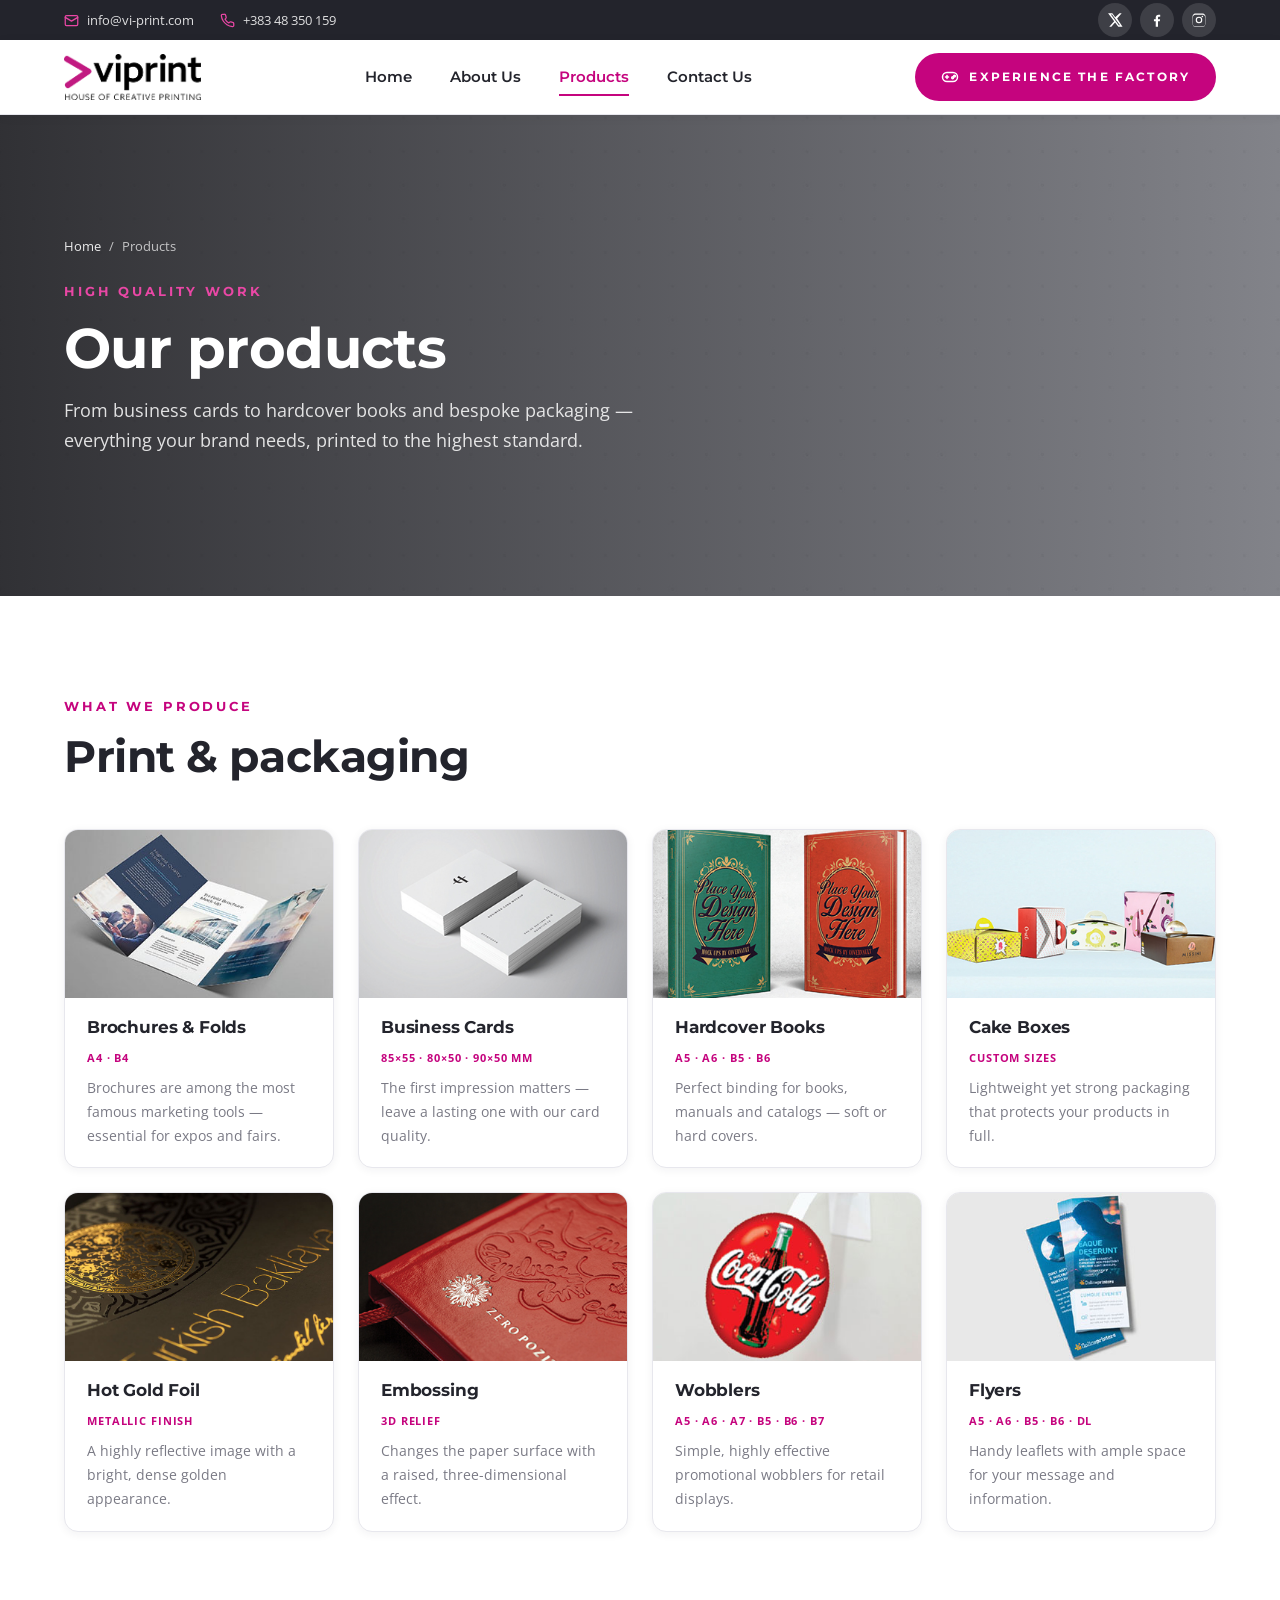
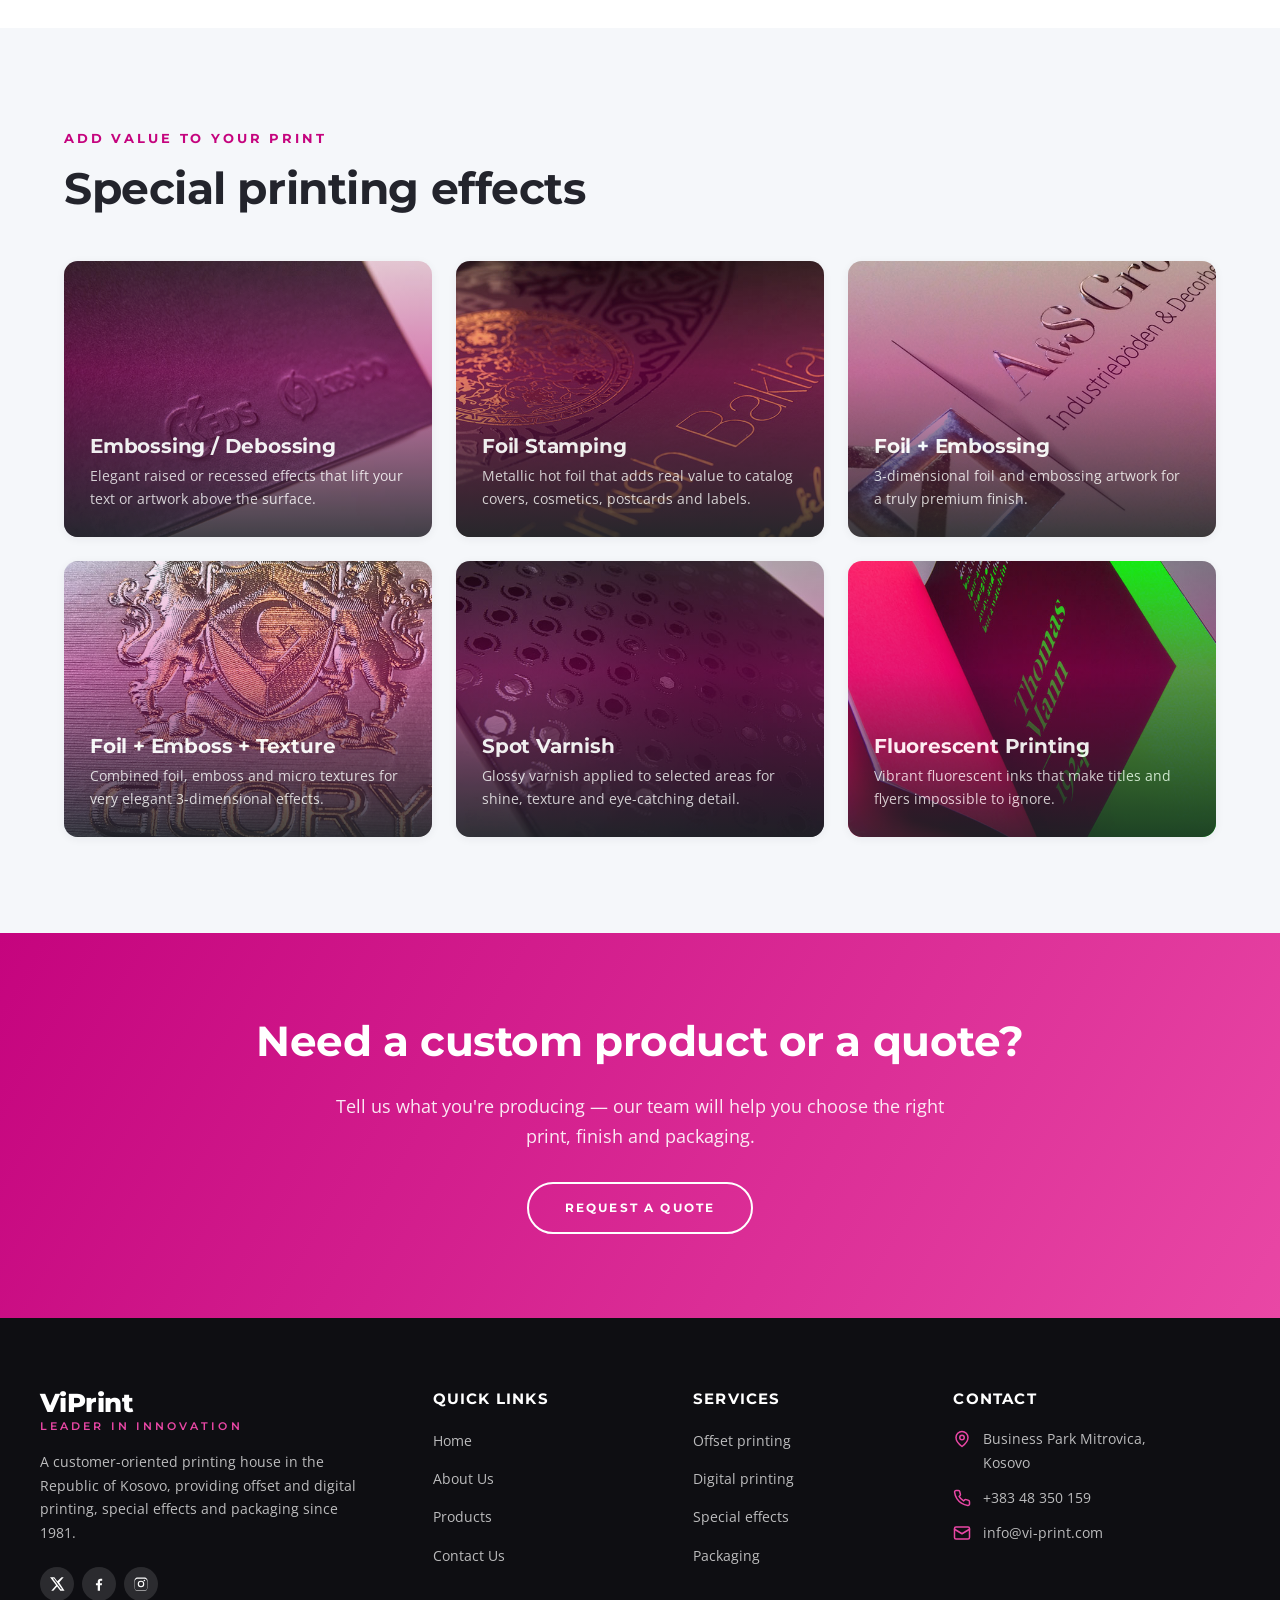
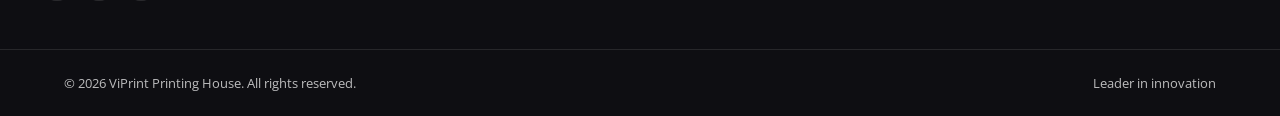
<file: products.html>
<!DOCTYPE html>
<html lang="en">
<head>
  <meta charset="UTF-8" />
  <meta name="viewport" content="width=device-width, initial-scale=1.0" />
  <title>Our Products — ViPrint | Printing &amp; Packaging</title>
  <meta name="description" content="Explore ViPrint products — brochures, business cards, books, packaging, wobblers, flyers and special printing effects." />
  <link rel="preconnect" href="https://fonts.googleapis.com" />
  <link rel="preconnect" href="https://fonts.gstatic.com" crossorigin />
  <link href="https://fonts.googleapis.com/css2?family=Montserrat:wght@500;600;700;800&family=Open+Sans:wght@400;600;700&display=swap" rel="stylesheet" />
  <link rel="stylesheet" href="css/style.css" />
</head>
<body>

  <!-- ============================ HEADER ============================ -->
  <header class="site-header">
    <div class="topbar">
      <div class="container topbar-inner">
        <div class="topbar-contact">
          <a href="mailto:info@vi-print.com">
            <svg viewBox="0 0 24 24" fill="none" stroke-width="2" stroke-linecap="round" stroke-linejoin="round"><rect x="2" y="4" width="20" height="16" rx="2"/><path d="m22 7-10 6L2 7"/></svg>
            <span class="hide-sm">info@vi-print.com</span>
          </a>
          <a href="tel:+38348350159">
            <svg viewBox="0 0 24 24" fill="none" stroke-width="2" stroke-linecap="round" stroke-linejoin="round"><path d="M22 16.92v3a2 2 0 0 1-2.18 2 19.79 19.79 0 0 1-8.63-3.07 19.5 19.5 0 0 1-6-6 19.79 19.79 0 0 1-3.07-8.67A2 2 0 0 1 4.11 2h3a2 2 0 0 1 2 1.72 12.84 12.84 0 0 0 .7 2.81 2 2 0 0 1-.45 2.11L8.09 9.91a16 16 0 0 0 6 6l1.27-1.27a2 2 0 0 1 2.11-.45 12.84 12.84 0 0 0 2.81.7A2 2 0 0 1 22 16.92z"/></svg>
            <span class="hide-sm">+383 48 350 159</span>
          </a>
        </div>
        <div class="social topbar-social">
          <a href="https://twitter.com/viprintks" target="_blank" rel="noopener" aria-label="Twitter"><svg viewBox="0 0 24 24"><path d="M18.9 2H22l-6.8 7.8L23.3 22h-6.3l-4.9-6.4L6.5 22H3.4l7.3-8.3L1.6 2h6.4l4.4 5.9L18.9 2zm-1.1 18h1.7L7.6 3.9H5.8L17.8 20z"/></svg></a>
          <a href="https://web.facebook.com/viprintks/" target="_blank" rel="noopener" aria-label="Facebook"><svg viewBox="0 0 24 24"><path d="M13.5 22v-8h2.7l.4-3.2h-3.1V8.7c0-.9.3-1.6 1.6-1.6h1.7V4.2c-.3 0-1.3-.1-2.5-.1-2.5 0-4.2 1.5-4.2 4.3v2.4H7.4V14h2.7v8h3.4z"/></svg></a>
          <a href="https://www.instagram.com/viprintks/" target="_blank" rel="noopener" aria-label="Instagram"><svg viewBox="0 0 24 24"><path d="M12 2.2c3.2 0 3.6 0 4.8.1 1.2.1 1.8.2 2.2.4.6.2 1 .5 1.4.9.4.4.7.8.9 1.4.2.4.4 1 .4 2.2.1 1.2.1 1.6.1 4.8s0 3.6-.1 4.8c-.1 1.2-.2 1.8-.4 2.2-.2.6-.5 1-.9 1.4-.4.4-.8.7-1.4.9-.4.2-1 .4-2.2.4-1.2.1-1.6.1-4.8.1s-3.6 0-4.8-.1c-1.2-.1-1.8-.2-2.2-.4-.6-.2-1-.5-1.4-.9-.4-.4-.7-.8-.9-1.4-.2-.4-.4-1-.4-2.2C2.2 15.6 2.2 15.2 2.2 12s0-3.6.1-4.8c.1-1.2.2-1.8.4-2.2.2-.6.5-1 .9-1.4.4-.4.8-.7 1.4-.9.4-.2 1-.4 2.2-.4C8.4 2.2 8.8 2.2 12 2.2zm0 1.8c-3.1 0-3.5 0-4.7.1-1.1.1-1.7.2-2.1.4-.5.2-.9.4-1.2.8-.4.4-.6.7-.8 1.2-.2.4-.3 1-.4 2.1-.1 1.2-.1 1.6-.1 4.7s0 3.5.1 4.7c.1 1.1.2 1.7.4 2.1.2.5.4.9.8 1.2.4.4.7.6 1.2.8.4.2 1 .3 2.1.4 1.2.1 1.6.1 4.7.1s3.5 0 4.7-.1c1.1-.1 1.7-.2 2.1-.4.5-.2.9-.4 1.2-.8.4-.4.6-.7.8-1.2.2-.4.3-1 .4-2.1.1-1.2.1-1.6.1-4.7s0-3.5-.1-4.7c-.1-1.1-.2-1.7-.4-2.1-.2-.5-.4-.9-.8-1.2-.4-.4-.7-.6-1.2-.8-.4-.2-1-.3-2.1-.4-1.2-.1-1.6-.1-4.7-.1zm0 3.1a4.9 4.9 0 1 1 0 9.8 4.9 4.9 0 0 1 0-9.8zm0 8.1a3.2 3.2 0 1 0 0-6.4 3.2 3.2 0 0 0 0 6.4zm6.2-8.3a1.1 1.1 0 1 1-2.3 0 1.1 1.1 0 0 1 2.3 0z"/></svg></a>
        </div>
      </div>
    </div>
    <div class="mainbar">
      <div class="container mainbar-inner">
        <a class="brand" href="index.html"><img src="assets/Logo_Black-1.png" alt="ViPrint — Leader in innovation" /></a>
        <nav class="nav" id="nav">
          <a href="index.html">Home</a>
          <a href="about.html">About Us</a>
          <a href="products.html">Products</a>
          <a href="contact.html">Contact Us</a>
        </nav>
        <a href="game.html" class="btn btn-primary header-cta" target="_blank" rel="noopener"><svg viewBox="0 0 24 24" fill="none" stroke="currentColor" stroke-width="2" stroke-linecap="round" stroke-linejoin="round" width="18" height="18" aria-hidden="true"><line x1="6" y1="12" x2="10" y2="12"/><line x1="8" y1="10" x2="8" y2="14"/><circle cx="15.5" cy="13" r="1.2"/><circle cx="18" cy="10.8" r="1.2"/><rect x="2" y="6" width="20" height="12" rx="6"/></svg> Experience The Factory</a>
        <button class="nav-toggle" id="navToggle" aria-label="Menu"><span></span><span></span><span></span></button>
      </div>
    </div>
  </header>

  <!-- ============================ PAGE HERO ============================ -->
  <section class="page-hero" style="background-image:url('assets/products_bg.jpg')">
    <div class="container">
      <nav class="breadcrumb"><a href="index.html">Home</a><span>/</span><span>Products</span></nav>
      <span class="eyebrow">High quality work</span>
      <h1>Our products</h1>
      <p>From business cards to hardcover books and bespoke packaging — everything your brand needs, printed to the highest standard.</p>
    </div>
  </section>

  <!-- ============================ PRODUCTS ============================ -->
  <section class="section">
    <div class="container">
      <div class="section-head center reveal">
        <span class="eyebrow">What we produce</span>
        <h2 class="section-title">Print &amp; packaging</h2>
      </div>
      <div class="products-grid">
        <div class="product-card reveal">
          <div class="thumb"><img src="assets/product-02.jpg" alt="Folded brochures" /></div>
          <div class="body"><h3>Brochures &amp; Folds</h3><span class="format">A4 · B4</span><p>Brochures are among the most famous marketing tools — essential for expos and fairs.</p></div>
        </div>
        <div class="product-card reveal" data-delay="1">
          <div class="thumb"><img src="assets/product-19.jpg" alt="Business cards" /></div>
          <div class="body"><h3>Business Cards</h3><span class="format">85×55 · 80×50 · 90×50 mm</span><p>The first impression matters — leave a lasting one with our card quality.</p></div>
        </div>
        <div class="product-card reveal" data-delay="2">
          <div class="thumb"><img src="assets/product-39.jpg" alt="Hardcover books" /></div>
          <div class="body"><h3>Hardcover Books</h3><span class="format">A5 · A6 · B5 · B6</span><p>Perfect binding for books, manuals and catalogs — soft or hard covers.</p></div>
        </div>
        <div class="product-card reveal" data-delay="3">
          <div class="thumb"><img src="assets/product-46.jpg" alt="Cake boxes" /></div>
          <div class="body"><h3>Cake Boxes</h3><span class="format">Custom sizes</span><p>Lightweight yet strong packaging that protects your products in full.</p></div>
        </div>
        <div class="product-card reveal">
          <div class="thumb"><img src="assets/foil-stamping-effect.jpg" alt="Hot gold foil" /></div>
          <div class="body"><h3>Hot Gold Foil</h3><span class="format">Metallic finish</span><p>A highly reflective image with a bright, dense golden appearance.</p></div>
        </div>
        <div class="product-card reveal" data-delay="1">
          <div class="thumb"><img src="assets/product-63.jpg" alt="Embossing" /></div>
          <div class="body"><h3>Embossing</h3><span class="format">3D relief</span><p>Changes the paper surface with a raised, three-dimensional effect.</p></div>
        </div>
        <div class="product-card reveal" data-delay="2">
          <div class="thumb"><img src="assets/product-01.jpg" alt="Wobblers" /></div>
          <div class="body"><h3>Wobblers</h3><span class="format">A5 · A6 · A7 · B5 · B6 · B7</span><p>Simple, highly effective promotional wobblers for retail displays.</p></div>
        </div>
        <div class="product-card reveal" data-delay="3">
          <div class="thumb"><img src="assets/product-03.jpg" alt="Flyers" /></div>
          <div class="body"><h3>Flyers</h3><span class="format">A5 · A6 · B5 · B6 · DL</span><p>Handy leaflets with ample space for your message and information.</p></div>
        </div>
      </div>
    </div>
  </section>

  <!-- ============================ SPECIAL EFFECTS ============================ -->
  <section class="section section--tinted">
    <div class="container">
      <div class="section-head center reveal">
        <span class="eyebrow">Add value to your print</span>
        <h2 class="section-title">Special printing effects</h2>
      </div>
      <div class="effects-grid">
        <div class="effect-card reveal">
          <img src="assets/emboss-effect.jpg" alt="Embossing / debossing effect" />
          <div class="overlay"><h3>Embossing / Debossing</h3><p>Elegant raised or recessed effects that lift your text or artwork above the surface.</p></div>
        </div>
        <div class="effect-card reveal" data-delay="1">
          <img src="assets/foil-stamping-effect.jpg" alt="Hot foil stamping" />
          <div class="overlay"><h3>Foil Stamping</h3><p>Metallic hot foil that adds real value to catalog covers, cosmetics, postcards and labels.</p></div>
        </div>
        <div class="effect-card reveal" data-delay="2">
          <img src="assets/emboss-foil-effect.jpg" alt="Foil and embossing combination" />
          <div class="overlay"><h3>Foil + Embossing</h3><p>3-dimensional foil and embossing artwork for a truly premium finish.</p></div>
        </div>
        <div class="effect-card reveal">
          <img src="assets/emboss-foil-texture-effect.jpg" alt="Foil, emboss and texture" />
          <div class="overlay"><h3>Foil + Emboss + Texture</h3><p>Combined foil, emboss and micro textures for very elegant 3-dimensional effects.</p></div>
        </div>
        <div class="effect-card reveal" data-delay="1">
          <img src="assets/spot-varnish-effect.jpg" alt="Spot varnish" />
          <div class="overlay"><h3>Spot Varnish</h3><p>Glossy varnish applied to selected areas for shine, texture and eye-catching detail.</p></div>
        </div>
        <div class="effect-card reveal" data-delay="2">
          <img src="assets/flourescent-printing-effect.jpg" alt="Fluorescent printing" />
          <div class="overlay"><h3>Fluorescent Printing</h3><p>Vibrant fluorescent inks that make titles and flyers impossible to ignore.</p></div>
        </div>
      </div>
    </div>
  </section>

  <!-- ============================ CTA ============================ -->
  <section class="cta-band">
    <div class="container reveal">
      <h2>Need a custom product or a quote?</h2>
      <p>Tell us what you're producing — our team will help you choose the right print, finish and packaging.</p>
      <a href="contact.html" class="btn btn-outline btn-lg">Request a quote</a>
    </div>
  </section>

  <!-- ============================ FOOTER ============================ -->
  <footer class="site-footer">
    <div class="container footer-main">
      <div class="footer-grid">
        <div class="footer-brand">
          <div class="brand-text">ViPrint<span>Leader in innovation</span></div>
          <p>A customer-oriented printing house in the Republic of Kosovo, providing offset and digital printing, special effects and packaging since 1981.</p>
          <div class="social">
            <a href="https://twitter.com/viprintks" target="_blank" rel="noopener" aria-label="Twitter"><svg viewBox="0 0 24 24"><path d="M18.9 2H22l-6.8 7.8L23.3 22h-6.3l-4.9-6.4L6.5 22H3.4l7.3-8.3L1.6 2h6.4l4.4 5.9L18.9 2zm-1.1 18h1.7L7.6 3.9H5.8L17.8 20z"/></svg></a>
            <a href="https://web.facebook.com/viprintks/" target="_blank" rel="noopener" aria-label="Facebook"><svg viewBox="0 0 24 24"><path d="M13.5 22v-8h2.7l.4-3.2h-3.1V8.7c0-.9.3-1.6 1.6-1.6h1.7V4.2c-.3 0-1.3-.1-2.5-.1-2.5 0-4.2 1.5-4.2 4.3v2.4H7.4V14h2.7v8h3.4z"/></svg></a>
            <a href="https://www.instagram.com/viprintks/" target="_blank" rel="noopener" aria-label="Instagram"><svg viewBox="0 0 24 24"><path d="M12 2.2c3.2 0 3.6 0 4.8.1 1.2.1 1.8.2 2.2.4.6.2 1 .5 1.4.9.4.4.7.8.9 1.4.2.4.4 1 .4 2.2.1 1.2.1 1.6.1 4.8s0 3.6-.1 4.8c-.1 1.2-.2 1.8-.4 2.2-.2.6-.5 1-.9 1.4-.4.4-.8.7-1.4.9-.4.2-1 .4-2.2.4-1.2.1-1.6.1-4.8.1s-3.6 0-4.8-.1c-1.2-.1-1.8-.2-2.2-.4-.6-.2-1-.5-1.4-.9-.4-.4-.7-.8-.9-1.4-.2-.4-.4-1-.4-2.2C2.2 15.6 2.2 15.2 2.2 12s0-3.6.1-4.8c.1-1.2.2-1.8.4-2.2.2-.6.5-1 .9-1.4.4-.4.8-.7 1.4-.9.4-.2 1-.4 2.2-.4C8.4 2.2 8.8 2.2 12 2.2zm0 1.8c-3.1 0-3.5 0-4.7.1-1.1.1-1.7.2-2.1.4-.5.2-.9.4-1.2.8-.4.4-.6.7-.8 1.2-.2.4-.3 1-.4 2.1-.1 1.2-.1 1.6-.1 4.7s0 3.5.1 4.7c.1 1.1.2 1.7.4 2.1.2.5.4.9.8 1.2.4.4.7.6 1.2.8.4.2 1 .3 2.1.4 1.2.1 1.6.1 4.7.1s3.5 0 4.7-.1c1.1-.1 1.7-.2 2.1-.4.5-.2.9-.4 1.2-.8.4-.4.6-.7.8-1.2.2-.4.3-1 .4-2.1.1-1.2.1-1.6.1-4.7s0-3.5-.1-4.7c-.1-1.1-.2-1.7-.4-2.1-.2-.5-.4-.9-.8-1.2-.4-.4-.7-.6-1.2-.8-.4-.2-1-.3-2.1-.4-1.2-.1-1.6-.1-4.7-.1zm0 3.1a4.9 4.9 0 1 1 0 9.8 4.9 4.9 0 0 1 0-9.8zm0 8.1a3.2 3.2 0 1 0 0-6.4 3.2 3.2 0 0 0 0 6.4zm6.2-8.3a1.1 1.1 0 1 1-2.3 0 1.1 1.1 0 0 1 2.3 0z"/></svg></a>
          </div>
        </div>
        <div class="footer-col">
          <h4>Quick links</h4>
          <ul>
            <li><a href="index.html">Home</a></li>
            <li><a href="about.html">About Us</a></li>
            <li><a href="products.html">Products</a></li>
            <li><a href="contact.html">Contact Us</a></li>
          </ul>
        </div>
        <div class="footer-col">
          <h4>Services</h4>
          <ul>
            <li><a href="about.html#services">Offset printing</a></li>
            <li><a href="about.html#services">Digital printing</a></li>
            <li><a href="products.html">Special effects</a></li>
            <li><a href="products.html">Packaging</a></li>
          </ul>
        </div>
        <div class="footer-col">
          <h4>Contact</h4>
          <ul class="footer-contact">
            <li><svg viewBox="0 0 24 24" fill="none" stroke-width="2" stroke-linecap="round" stroke-linejoin="round"><path d="M20 10c0 6-8 12-8 12s-8-6-8-12a8 8 0 0 1 16 0z"/><circle cx="12" cy="10" r="3"/></svg><span>Business Park Mitrovica,<br />Kosovo</span></li>
            <li><svg viewBox="0 0 24 24" fill="none" stroke-width="2" stroke-linecap="round" stroke-linejoin="round"><path d="M22 16.92v3a2 2 0 0 1-2.18 2 19.79 19.79 0 0 1-8.63-3.07 19.5 19.5 0 0 1-6-6 19.79 19.79 0 0 1-3.07-8.67A2 2 0 0 1 4.11 2h3a2 2 0 0 1 2 1.72 12.84 12.84 0 0 0 .7 2.81 2 2 0 0 1-.45 2.11L8.09 9.91a16 16 0 0 0 6 6l1.27-1.27a2 2 0 0 1 2.11-.45 12.84 12.84 0 0 0 2.81.7A2 2 0 0 1 22 16.92z"/></svg><a href="tel:+38348350159">+383 48 350 159</a></li>
            <li><svg viewBox="0 0 24 24" fill="none" stroke-width="2" stroke-linecap="round" stroke-linejoin="round"><rect x="2" y="4" width="20" height="16" rx="2"/><path d="m22 7-10 6L2 7"/></svg><a href="mailto:info@vi-print.com">info@vi-print.com</a></li>
          </ul>
        </div>
      </div>
    </div>
    <div class="footer-bottom">
      <div class="container" style="display:flex;align-items:center;justify-content:space-between;flex-wrap:wrap;gap:12px">
        <span>© <span id="year">2026</span> ViPrint Printing House. All rights reserved.</span>
        <span>Leader in innovation</span>
      </div>
    </div>
  </footer>

  <button class="to-top" id="toTop" aria-label="Back to top"><svg viewBox="0 0 24 24" fill="none" stroke-width="2.4" stroke-linecap="round" stroke-linejoin="round"><path d="M12 19V5"/><path d="m5 12 7-7 7 7"/></svg></button>

  <script src="js/main.js"></script>
</body>
</html>
</file>
<file: css/style.css>
/* ==========================================================================
   ViPrint — Leader in Innovation
   A modern single-site recreation of vi-print.com
   Brand: magenta #c5047e / accents #e947a5 / ink #23242c
   ========================================================================== */

:root {
  --pink:        #c5047e;
  --pink-dark:   #a5036a;
  --pink-light:  #e947a5;
  --pink-soft:   rgba(197, 4, 126, 0.10);
  --ink:         #23242c;
  --ink-2:       #23252d;
  --near-black:  #0e0e12;
  --blush:       #e8ced7;
  --bg-light:    #f5f7fa;
  --bg-light-2:  #f4f6f9;
  --white:       #ffffff;
  --text:        #4a4a55;
  --muted:       #7a7a85;
  --border:      #e7e7ed;
  --radius:      14px;
  --radius-pill: 40px;
  --shadow-sm:   0 2px 10px rgba(35, 36, 44, 0.06);
  --shadow-md:   0 12px 40px rgba(35, 36, 44, 0.10);
  --shadow-lg:   0 24px 70px rgba(35, 36, 44, 0.16);
  --font-head:   'Montserrat', 'Raleway', -apple-system, 'Segoe UI', sans-serif;
  --font-body:   'Open Sans', -apple-system, 'Segoe UI', sans-serif;
  --header-h:    74px;
}

/* ---------- Reset ---------- */
*, *::before, *::after { box-sizing: border-box; }
html { scroll-behavior: smooth; -webkit-text-size-adjust: 100%; }
body {
  margin: 0;
  font-family: var(--font-body);
  color: var(--text);
  background: var(--white);
  line-height: 1.7;
  font-size: 16px;
  -webkit-font-smoothing: antialiased;
}
img { max-width: 100%; display: block; }
a { color: var(--pink); text-decoration: none; }
a:hover { color: var(--pink-dark); }
h1, h2, h3, h4, h5, h6 {
  font-family: var(--font-head);
  color: var(--ink);
  line-height: 1.15;
  margin: 0 0 .6em;
  font-weight: 700;
  letter-spacing: -0.01em;
}
p { margin: 0 0 1.1em; }
ul { margin: 0; padding: 0; list-style: none; }
button { font-family: inherit; cursor: pointer; }
.container { width: 100%; max-width: 1200px; margin: 0 auto; padding: 0 24px; }
.section { padding: 96px 0; }
.section--tight { padding: 72px 0; }
.section--tinted { background: var(--bg-light); }
.text-center { text-align: center; }

/* ---------- Section headers ---------- */
.eyebrow {
  display: inline-block;
  font-family: var(--font-head);
  font-weight: 700;
  font-size: 13px;
  letter-spacing: 0.22em;
  text-transform: uppercase;
  color: var(--pink);
  margin-bottom: 14px;
}
.section-title { font-size: clamp(30px, 4vw, 44px); margin-bottom: 18px; }
.section-title--light { color: #fff; }
.section-lead { max-width: 720px; font-size: 18px; color: var(--muted); }
.section-lead--light { color: rgba(255,255,255,0.82); }
.section-head { margin-bottom: 48px; }
.section-head.center .section-lead { margin-left: auto; margin-right: auto; }

/* ---------- Buttons ---------- */
.btn {
  display: inline-flex;
  align-items: center;
  gap: 10px;
  font-family: var(--font-head);
  font-weight: 700;
  font-size: 12px;
  letter-spacing: 0.18em;
  text-transform: uppercase;
  padding: 16px 30px;
  border-radius: var(--radius-pill);
  border: 2px solid transparent;
  transition: all .3s ease;
  line-height: 1;
  white-space: nowrap;
}
.btn-primary {
  background: var(--pink);
  color: #fff;
}
.btn-primary:hover { background: var(--pink-dark); color: #fff; transform: translateY(-2px); box-shadow: 0 12px 26px rgba(197,4,126,.35); }
.btn-outline {
  border-color: #fff;
  color: #fff;
}
.btn-outline:hover { background: #fff; color: var(--ink); }
.btn-dark {
  background: var(--ink);
  color: #fff;
}
.btn-dark:hover { background: var(--near-black); color: #fff; transform: translateY(-2px); box-shadow: 0 12px 26px rgba(14,14,18,.25); }
.btn-lg { padding: 18px 36px; }

/* ==========================================================================
   Header
   ========================================================================== */
.site-header { position: relative; z-index: 50; }
.topbar {
  background: var(--ink);
  color: rgba(255,255,255,0.85);
  font-size: 13px;
}
.topbar-inner {
  display: flex;
  align-items: center;
  justify-content: space-between;
  gap: 20px;
  min-height: 40px;
}
.topbar-contact { display: flex; gap: 26px; }
.topbar-contact a {
  color: rgba(255,255,255,0.85);
  display: inline-flex;
  align-items: center;
  gap: 8px;
}
.topbar-contact a:hover { color: #fff; }
.topbar-contact svg { width: 15px; height: 15px; stroke: var(--pink-light); }
.topbar-social { display: flex; gap: 6px; }

.social { display: flex; align-items: center; gap: 8px; }
.social a {
  width: 34px; height: 34px;
  display: inline-flex; align-items: center; justify-content: center;
  border-radius: 50%;
  background: rgba(255,255,255,0.12);
  color: #fff;
  transition: all .25s ease;
}
.social a svg { width: 16px; height: 16px; fill: currentColor; }
.social a:hover { background: var(--pink); color: #fff; transform: translateY(-2px); }
.social--dark a { background: var(--bg-light); color: var(--ink); }
.social--dark a:hover { background: var(--pink); color: #fff; }

.mainbar {
  background: #fff;
  border-bottom: 1px solid var(--border);
  position: sticky;
  top: 0;
  z-index: 60;
  box-shadow: var(--shadow-sm);
}
.mainbar-inner {
  display: flex;
  align-items: center;
  justify-content: space-between;
  gap: 24px;
  height: var(--header-h);
}
.brand { display: flex; align-items: center; }
.brand img { height: 46px; width: auto; }
.brand-text {
  font-family: var(--font-head);
  font-weight: 800;
  font-size: 26px;
  letter-spacing: -0.02em;
  color: #fff;
  line-height: 1;
}
.brand-text span {
  display: block;
  font-size: 11px;
  font-weight: 600;
  letter-spacing: 0.28em;
  text-transform: uppercase;
  color: var(--pink-light);
  margin-top: 5px;
}

.nav { display: flex; align-items: center; gap: 6px; }
.nav a {
  font-family: var(--font-head);
  font-weight: 600;
  font-size: 15px;
  color: var(--ink);
  padding: 10px 16px;
  border-radius: 8px;
  position: relative;
  transition: color .25s ease;
}
.nav a::after {
  content: "";
  position: absolute;
  left: 16px; right: 16px; bottom: 4px;
  height: 2px;
  background: var(--pink);
  transform: scaleX(0);
  transform-origin: left;
  transition: transform .3s ease;
}
.nav a:hover, .nav a.active { color: var(--pink); }
.nav a:hover::after, .nav a.active::after { transform: scaleX(1); }

.header-cta { padding: 13px 24px; }
.nav-toggle {
  display: none;
  background: none;
  border: none;
  width: 44px; height: 44px;
  flex-direction: column;
  align-items: center;
  justify-content: center;
  gap: 5px;
}
.nav-toggle span {
  display: block; width: 24px; height: 2px;
  background: var(--ink); border-radius: 2px;
  transition: all .3s ease;
}
.nav-toggle.open span:nth-child(1) { transform: translateY(7px) rotate(45deg); }
.nav-toggle.open span:nth-child(2) { opacity: 0; }
.nav-toggle.open span:nth-child(3) { transform: translateY(-7px) rotate(-45deg); }

/* ==========================================================================
   Hero slider
   ========================================================================== */
.hero { position: relative; height: min(86vh, 760px); min-height: 560px; overflow: hidden; background: var(--near-black); }
.hero-slide {
  position: absolute; inset: 0;
  opacity: 0;
  transition: opacity 1s ease;
  z-index: 1;
}
.hero-slide.active { opacity: 1; z-index: 2; }
.hero-slide .bg {
  position: absolute; inset: 0;
  background-size: cover;
  background-position: center;
  transform: scale(1.04);
}
.hero-slide.active .bg { animation: heroZoom 7s ease forwards; }
@keyframes heroZoom { from { transform: scale(1.04); } to { transform: scale(1.14); } }
.hero-slide::after {
  content: "";
  position: absolute; inset: 0;
  background: linear-gradient(90deg, rgba(14,14,18,0.82) 0%, rgba(35,36,44,0.55) 45%, rgba(35,36,44,0.18) 100%);
}
.hero-content {
  position: relative;
  z-index: 3;
  height: 100%;
  display: flex;
  align-items: center;
}
.hero-inner { max-width: 640px; color: #fff; }
.hero-inner .kicker {
  display: inline-block;
  font-family: var(--font-head);
  font-weight: 700;
  font-size: 13px;
  letter-spacing: 0.24em;
  text-transform: uppercase;
  color: var(--pink-light);
  margin-bottom: 20px;
}
.hero-title {
  font-size: clamp(38px, 6vw, 68px);
  font-weight: 800;
  color: #fff;
  line-height: 1.05;
  margin-bottom: 22px;
}
.hero-sub {
  font-size: clamp(16px, 2vw, 20px);
  color: rgba(255,255,255,0.9);
  max-width: 520px;
  margin-bottom: 34px;
  line-height: 1.6;
}
.hero-actions { display: flex; gap: 16px; flex-wrap: wrap; }
.hero-dots {
  position: absolute;
  right: 40px;
  top: 50%;
  transform: translateY(-50%);
  z-index: 5;
  display: flex;
  flex-direction: column;
  gap: 14px;
}
.hero-dots button {
  width: 10px; height: 10px;
  border-radius: 50%;
  border: none;
  background: rgba(255,255,255,0.35);
  padding: 0;
  transition: all .3s ease;
}
.hero-dots button.active { background: var(--pink-light); transform: scale(1.35); }

/* ==========================================================================
   Feature / intro
   ========================================================================== */
.intro-card {
  background: #fff;
  border: 1px solid var(--border);
  border-radius: var(--radius);
  padding: 42px;
  box-shadow: var(--shadow-md);
}
.ceo { margin-top: 6px; }
.ceo .name { font-family: var(--font-head); font-weight: 700; color: var(--ink); font-size: 18px; }
.ceo .role { color: var(--pink); font-size: 14px; font-weight: 600; letter-spacing: .08em; text-transform: uppercase; }

.stats { display: grid; grid-template-columns: repeat(4, 1fr); gap: 24px; margin-top: 56px; }
.stat { text-align: center; padding: 10px; }
.stat .num {
  font-family: var(--font-head);
  font-size: 46px;
  font-weight: 800;
  color: var(--pink);
  line-height: 1;
}
.stat .num .suffix { color: var(--ink); }
.stat .label { color: var(--muted); font-size: 14px; margin-top: 8px; text-transform: uppercase; letter-spacing: .06em; }

.video-grid { display: grid; grid-template-columns: repeat(4, 1fr); gap: 20px; margin-top: 40px; }
.video-card { position: relative; border-radius: var(--radius); overflow: hidden; box-shadow: var(--shadow-sm); }
.video-card img { aspect-ratio: 16/10; object-fit: cover; width: 100%; transition: transform .5s ease; }
.video-card:hover img { transform: scale(1.06); }
.video-card .play {
  position: absolute; inset: 0;
  display: flex; align-items: center; justify-content: center;
  background: linear-gradient(180deg, rgba(14,14,18,0.1), rgba(14,14,18,0.5));
  transition: background .3s ease;
}
.video-card .play span {
  width: 62px; height: 62px;
  border-radius: 50%;
  background: rgba(255,255,255,0.95);
  display: flex; align-items: center; justify-content: center;
  color: var(--pink);
  box-shadow: var(--shadow-md);
}
.video-card .play svg { width: 24px; height: 24px; fill: currentColor; margin-left: 3px; }
.video-card:hover .play { background: rgba(197,4,126,0.25); }
.video-card .year {
  position: absolute; left: 16px; top: 16px;
  background: var(--pink);
  color: #fff;
  font-family: var(--font-head);
  font-weight: 700;
  font-size: 13px;
  padding: 5px 12px;
  border-radius: 20px;
}

/* ==========================================================================
   Split / about
   ========================================================================== */
.split { display: grid; grid-template-columns: 1fr 1fr; gap: 56px; align-items: center; }
.split-media { position: relative; }
.split-media img { border-radius: var(--radius); box-shadow: var(--shadow-lg); }
.split-media .badge {
  position: absolute; left: -18px; bottom: 28px;
  background: var(--pink); color: #fff;
  border-radius: var(--radius);
  padding: 20px 24px;
  box-shadow: var(--shadow-md);
}
.split-media .badge .big { font-family: var(--font-head); font-weight: 800; font-size: 34px; line-height: 1; }
.split-media .badge .small { font-size: 12px; letter-spacing: .1em; text-transform: uppercase; opacity: .9; }

/* Accordion */
.accordion { border: 1px solid var(--border); border-radius: var(--radius); overflow: hidden; background: #fff; }
.acc-item { border-bottom: 1px solid var(--border); }
.acc-item:last-child { border-bottom: none; }
.acc-head {
  width: 100%;
  display: flex; align-items: center; justify-content: space-between;
  background: none; border: none;
  padding: 20px 24px;
  font-family: var(--font-head);
  font-weight: 700;
  font-size: 16px;
  color: var(--ink);
  text-align: left;
}
.acc-head:hover { color: var(--pink); }
.acc-item.open .acc-head { color: var(--pink); }
.acc-icon { flex: 0 0 auto; width: 22px; height: 22px; position: relative; margin-left: 12px; }
.acc-icon::before, .acc-icon::after {
  content: ""; position: absolute; background: currentColor;
  transition: transform .3s ease;
}
.acc-icon::before { left: 3px; right: 3px; top: 10px; height: 2px; }
.acc-icon::after { top: 3px; bottom: 3px; left: 10px; width: 2px; }
.acc-item.open .acc-icon::after { transform: rotate(90deg); }
.acc-body { max-height: 0; overflow: hidden; transition: max-height .4s ease; }
.acc-body-inner { padding: 0 24px 22px; color: var(--text); }
.acc-body-inner p { margin: 0; }

/* ==========================================================================
   Services
   ========================================================================== */
.services-band {
  background: var(--pink);
  color: #fff;
}
.services-band .eyebrow { color: #fff; opacity: .85; }
.services-band .section-title { color: #fff; }
.services-grid { display: grid; grid-template-columns: repeat(4, 1fr); gap: 20px; }
.service-tile {
  background: rgba(255,255,255,0.08);
  border: 1px solid rgba(255,255,255,0.14);
  border-radius: var(--radius);
  padding: 34px 28px;
  text-align: center;
  transition: all .3s ease;
}
.service-tile:hover { background: #fff; color: var(--ink); transform: translateY(-6px); box-shadow: var(--shadow-lg); }
.service-tile .icon {
  width: 64px; height: 64px;
  margin: 0 auto 20px;
  display: flex; align-items: center; justify-content: center;
  border-radius: 50%;
  background: rgba(255,255,255,0.16);
}
.service-tile .icon svg { width: 30px; height: 30px; stroke: #fff; }
.service-tile:hover .icon { background: var(--pink-soft); }
.service-tile:hover .icon svg { stroke: var(--pink); }
.service-tile h3 { color: #fff; font-size: 19px; margin: 0 0 8px; }
.service-tile:hover h3 { color: var(--ink); }
.service-tile p { color: rgba(255,255,255,0.82); font-size: 14px; margin: 0; }
.service-tile:hover p { color: var(--muted); }

/* Special effects cards */
.effects-grid { display: grid; grid-template-columns: repeat(3, 1fr); gap: 24px; }
.effect-card {
  position: relative;
  border-radius: var(--radius);
  overflow: hidden;
  aspect-ratio: 4/3;
  box-shadow: var(--shadow-sm);
}
.effect-card img { width: 100%; height: 100%; object-fit: cover; transition: transform .6s ease; }
.effect-card:hover img { transform: scale(1.08); }
.effect-card .overlay {
  position: absolute; inset: 0;
  background: linear-gradient(to top, rgba(35,36,44,0.92) 0%, rgba(197,4,126,0.45) 60%, rgba(233,71,165,0.1) 100%);
  display: flex; flex-direction: column; justify-content: flex-end;
  padding: 26px;
  opacity: .92;
  transition: opacity .3s ease;
}
.effect-card:hover .overlay { opacity: 1; }
.effect-card h3 { color: #fff; margin: 0 0 6px; font-size: 20px; }
.effect-card p { color: rgba(255,255,255,0.85); font-size: 14px; margin: 0; }

/* ==========================================================================
   Products
   ========================================================================== */
.products-grid { display: grid; grid-template-columns: repeat(4, 1fr); gap: 24px; }
.product-card {
  position: relative;
  border-radius: var(--radius);
  overflow: hidden;
  background: #fff;
  box-shadow: var(--shadow-sm);
  border: 1px solid var(--border);
  transition: all .3s ease;
}
.product-card:hover { transform: translateY(-6px); box-shadow: var(--shadow-lg); }
.product-card .thumb { position: relative; overflow: hidden; aspect-ratio: 16/10; }
.product-card .thumb img { width: 100%; height: 100%; object-fit: cover; transition: transform .6s ease; }
.product-card:hover .thumb img { transform: scale(1.07); }
.product-card .thumb::after {
  content: "";
  position: absolute; inset: 0;
  background: linear-gradient(to top, rgba(197,4,126,0.55), transparent 55%);
  opacity: 0; transition: opacity .3s ease;
}
.product-card:hover .thumb::after { opacity: 1; }
.product-card .body { padding: 20px 22px; }
.product-card h3 { font-size: 17px; margin: 0 0 6px; }
.product-card .format {
  display: inline-block;
  font-size: 11px;
  font-weight: 700;
  letter-spacing: .08em;
  text-transform: uppercase;
  color: var(--pink);
  margin-bottom: 8px;
}
.product-card p { font-size: 14px; color: var(--muted); margin: 0; }

/* ==========================================================================
   Machinery (dark band)
   ========================================================================== */
.machinery-band {
  position: relative;
  background: var(--near-black);
  color: #fff;
  background-image: linear-gradient(rgba(14,14,18,0.86), rgba(14,14,18,0.9)), url('../assets/machinery-bg.jpg');
  background-size: cover;
  background-position: center;
  background-attachment: fixed;
}
.machinery-band .eyebrow { color: var(--pink-light); }
.machinery-band .section-title { color: #fff; }
.machinery-band .section-lead { color: rgba(255,255,255,0.8); }
.machinery-layout { display: grid; grid-template-columns: 1fr 1fr; gap: 56px; align-items: center; }
.machinery-list li {
  display: flex; align-items: center; gap: 14px;
  padding: 12px 0;
  border-bottom: 1px solid rgba(255,255,255,0.1);
  color: rgba(255,255,255,0.9);
  font-size: 15px;
}
.machinery-list li:last-child { border-bottom: none; }
.machinery-list .dot {
  flex: 0 0 auto;
  width: 8px; height: 8px;
  border-radius: 50%;
  background: var(--pink-light);
}
.machinery-slider { display: grid; grid-template-columns: repeat(3, 1fr); gap: 16px; }
.machinery-slider .m-slide { border-radius: var(--radius); overflow: hidden; }
.machinery-slider img { aspect-ratio: 4/3; object-fit: cover; width: 100%; }

/* ==========================================================================
   Testimonials
   ========================================================================== */
.testimonials { background: var(--blush); }
.testimonials-grid { display: grid; grid-template-columns: repeat(3, 1fr); gap: 24px; }
.testimonial {
  background: #fff;
  border-radius: var(--radius);
  padding: 34px 30px;
  box-shadow: var(--shadow-sm);
  position: relative;
}
.testimonial .quote-mark {
  font-family: var(--font-head);
  font-size: 60px;
  line-height: 0.6;
  color: var(--pink);
  opacity: .25;
  font-weight: 800;
}
.testimonial blockquote { margin: 14px 0 24px; color: var(--text); font-size: 15px; }
.testimonial .author { display: flex; align-items: center; gap: 14px; }
.testimonial .avatar {
  width: 48px; height: 48px;
  border-radius: 50%;
  background: var(--pink);
  color: #fff;
  display: flex; align-items: center; justify-content: center;
  font-family: var(--font-head);
  font-weight: 700;
  font-size: 18px;
}
.testimonial .author .name { font-family: var(--font-head); font-weight: 700; color: var(--ink); }
.testimonial .author .role { font-size: 13px; color: var(--muted); }

/* ==========================================================================
   Clients strip
   ========================================================================== */
.clients-strip { background: var(--bg-light-2); padding: 56px 0; }
.clients-grid { display: flex; flex-wrap: wrap; align-items: center; justify-content: center; gap: 40px; }
.clients-grid img {
  height: 46px; width: auto;
  filter: grayscale(1);
  opacity: .45;
  transition: all .3s ease;
}
.clients-grid img:hover { filter: grayscale(0); opacity: 1; }

/* ==========================================================================
   CTA band
   ========================================================================== */
.cta-band {
  background: linear-gradient(120deg, var(--pink) 0%, var(--pink-light) 100%);
  color: #fff;
  text-align: center;
  padding: 84px 0;
}
.cta-band h2 { color: #fff; font-size: clamp(28px, 4vw, 42px); }
.cta-band p { color: rgba(255,255,255,0.9); max-width: 620px; margin: 0 auto 30px; font-size: 18px; }
.cta-band .btn-outline:hover { color: var(--pink); }

/* ==========================================================================
   Contact
   ========================================================================== */
.contact-grid { display: grid; grid-template-columns: 1fr 1.2fr; gap: 48px; align-items: start; }
.contact-info-card {
  background: var(--ink);
  color: #fff;
  border-radius: var(--radius);
  padding: 40px 34px;
  box-shadow: var(--shadow-lg);
}
.contact-info-card h3 { color: #fff; margin-bottom: 8px; }
.contact-info-card .sub { color: rgba(255,255,255,0.7); font-size: 14px; margin-bottom: 28px; }
.ci-item { display: flex; gap: 16px; padding: 16px 0; border-bottom: 1px solid rgba(255,255,255,0.1); }
.ci-item:last-child { border-bottom: none; }
.ci-item .ic {
  flex: 0 0 auto;
  width: 44px; height: 44px;
  border-radius: 10px;
  background: rgba(197,4,126,0.25);
  display: flex; align-items: center; justify-content: center;
  color: var(--pink-light);
}
.ci-item .ic svg { width: 20px; height: 20px; stroke: currentColor; }
.ci-item .label { font-size: 12px; letter-spacing: .1em; text-transform: uppercase; color: rgba(255,255,255,0.55); }
.ci-item .value { color: #fff; font-weight: 600; }
.ci-item .value a { color: #fff; }
.ci-item .value a:hover { color: var(--pink-light); }

.contact-form-card {
  background: #fff;
  border: 1px solid var(--border);
  border-radius: var(--radius);
  padding: 40px 34px;
  box-shadow: var(--shadow-md);
}
.form-row { display: grid; grid-template-columns: 1fr 1fr; gap: 18px; }
.form-group { margin-bottom: 18px; }
.form-group label {
  display: block;
  font-family: var(--font-head);
  font-weight: 600;
  font-size: 13px;
  color: var(--ink);
  margin-bottom: 7px;
}
.form-group input, .form-group textarea {
  width: 100%;
  border: 1px solid var(--border);
  border-radius: 10px;
  padding: 14px 16px;
  font-family: inherit;
  font-size: 15px;
  color: var(--ink);
  background: var(--bg-light);
  transition: border-color .25s ease, box-shadow .25s ease;
}
.form-group input:focus, .form-group textarea:focus {
  outline: none;
  border-color: var(--pink);
  background: #fff;
  box-shadow: 0 0 0 3px var(--pink-soft);
}
.form-group textarea { resize: vertical; min-height: 130px; }
.form-note { font-size: 13px; color: var(--muted); margin-top: 14px; }
.form-success {
  display: none;
  margin-top: 16px;
  padding: 14px 18px;
  border-radius: 10px;
  background: #e7f6ec;
  color: #1c7a3c;
  font-size: 14px;
}
.form-success.show { display: block; }

/* ==========================================================================
   Map
   ========================================================================== */
.map-wrap { line-height: 0; }
.map-wrap iframe { width: 100%; height: 460px; border: 0; filter: saturate(0.92); }

/* ==========================================================================
   Page hero (interior pages)
   ========================================================================== */
.page-hero {
  position: relative;
  padding: 120px 0;
  color: #fff;
  background-size: cover;
  background-position: center;
}
.page-hero::after {
  content: "";
  position: absolute; inset: 0;
  background: linear-gradient(90deg, rgba(14,14,18,0.85), rgba(35,36,44,0.55));
}
.page-hero .container { position: relative; z-index: 2; }
.page-hero .eyebrow { color: var(--pink-light); }
.page-hero h1 { color: #fff; font-size: clamp(34px, 5vw, 56px); margin-bottom: 14px; }
.page-hero p { color: rgba(255,255,255,0.85); max-width: 640px; font-size: 18px; }
.breadcrumb { display: flex; gap: 8px; font-size: 13px; color: rgba(255,255,255,0.7); margin-bottom: 20px; }
.breadcrumb a { color: rgba(255,255,255,0.9); }
.breadcrumb a:hover { color: var(--pink-light); }

/* ==========================================================================
   Footer
   ========================================================================== */
.site-footer { background: var(--near-black); color: rgba(255,255,255,0.72); }
.footer-main { padding: 72px 0 48px; }
.footer-grid { display: grid; grid-template-columns: 1.6fr 1fr 1fr 1.3fr; gap: 40px; }
.footer-brand p { font-size: 14px; margin: 18px 0 22px; max-width: 320px; }
.footer-col h4 {
  color: #fff;
  font-size: 15px;
  letter-spacing: .08em;
  text-transform: uppercase;
  margin-bottom: 20px;
}
.footer-col ul li { margin-bottom: 11px; }
.footer-col ul a { color: rgba(255,255,255,0.72); font-size: 14px; }
.footer-col ul a:hover { color: var(--pink-light); }
.footer-contact li {
  display: flex; gap: 12px;
  font-size: 14px;
  margin-bottom: 14px;
}
.footer-contact svg { width: 18px; height: 18px; stroke: var(--pink-light); flex: 0 0 auto; margin-top: 3px; }
.footer-contact a { color: rgba(255,255,255,0.72); }
.footer-contact a:hover { color: var(--pink-light); }
.footer-bottom {
  border-top: 1px solid rgba(255,255,255,0.1);
  padding: 22px 0;
  font-size: 13px;
  display: flex;
  align-items: center;
  justify-content: space-between;
  gap: 16px;
  flex-wrap: wrap;
}
.footer-bottom a { color: rgba(255,255,255,0.72); }
.footer-bottom a:hover { color: var(--pink-light); }

/* ==========================================================================
   Reveal animations
   ========================================================================== */
.reveal { opacity: 0; transform: translateY(28px); transition: opacity .7s ease, transform .7s ease; }
.reveal.visible { opacity: 1; transform: none; }
.reveal[data-delay="1"] { transition-delay: .1s; }
.reveal[data-delay="2"] { transition-delay: .2s; }
.reveal[data-delay="3"] { transition-delay: .3s; }
.reveal[data-delay="4"] { transition-delay: .4s; }

/* Back to top */
.to-top {
  position: fixed; right: 24px; bottom: 24px;
  width: 48px; height: 48px;
  border-radius: 50%;
  background: var(--pink);
  color: #fff;
  border: none;
  display: flex; align-items: center; justify-content: center;
  box-shadow: var(--shadow-md);
  opacity: 0;
  pointer-events: none;
  transition: all .3s ease;
  z-index: 70;
}
.to-top.show { opacity: 1; pointer-events: auto; }
.to-top:hover { background: var(--pink-dark); transform: translateY(-3px); }
.to-top svg { width: 20px; height: 20px; stroke: #fff; }

/* ==========================================================================
   Responsive
   ========================================================================== */
@media (max-width: 1024px) {
  .products-grid { grid-template-columns: repeat(3, 1fr); }
  .services-grid { grid-template-columns: repeat(2, 1fr); }
  .effects-grid { grid-template-columns: repeat(2, 1fr); }
  .stats { grid-template-columns: repeat(2, 1fr); }
  .video-grid { grid-template-columns: repeat(2, 1fr); }
  .testimonials-grid { grid-template-columns: 1fr; }
  .footer-grid { grid-template-columns: 1fr 1fr; }
}
@media (max-width: 860px) {
  .nav {
    position: absolute;
    top: var(--header-h);
    left: 0; right: 0;
    background: #fff;
    flex-direction: column;
    align-items: stretch;
    padding: 12px 24px 20px;
    border-bottom: 1px solid var(--border);
    box-shadow: var(--shadow-md);
    display: none;
  }
  .nav.open { display: flex; }
  .nav a { padding: 13px 8px; border-bottom: 1px solid var(--border); }
  .nav a::after { display: none; }
  .nav-toggle { display: flex; }
  .header-cta { display: none; }
  .topbar-contact { gap: 16px; }
  .split, .machinery-layout, .contact-grid { grid-template-columns: 1fr; }
  .form-row { grid-template-columns: 1fr; }
  .machinery-slider { grid-template-columns: repeat(2, 1fr); }
}
@media (max-width: 620px) {
  .products-grid { grid-template-columns: repeat(2, 1fr); }
  .effects-grid { grid-template-columns: 1fr; }
  .services-grid { grid-template-columns: 1fr; }
  .stats { grid-template-columns: 1fr 1fr; gap: 16px; }
  .video-grid { grid-template-columns: 1fr; }
  .footer-grid { grid-template-columns: 1fr; }
  .section { padding: 64px 0; }
  .topbar-contact span.hide-sm { display: none; }
  .hero-dots { right: 16px; }
  .hero-actions .btn { padding: 14px 22px; }
  .split-media .badge { left: 10px; bottom: 14px; padding: 14px 18px; }
}
</file>
